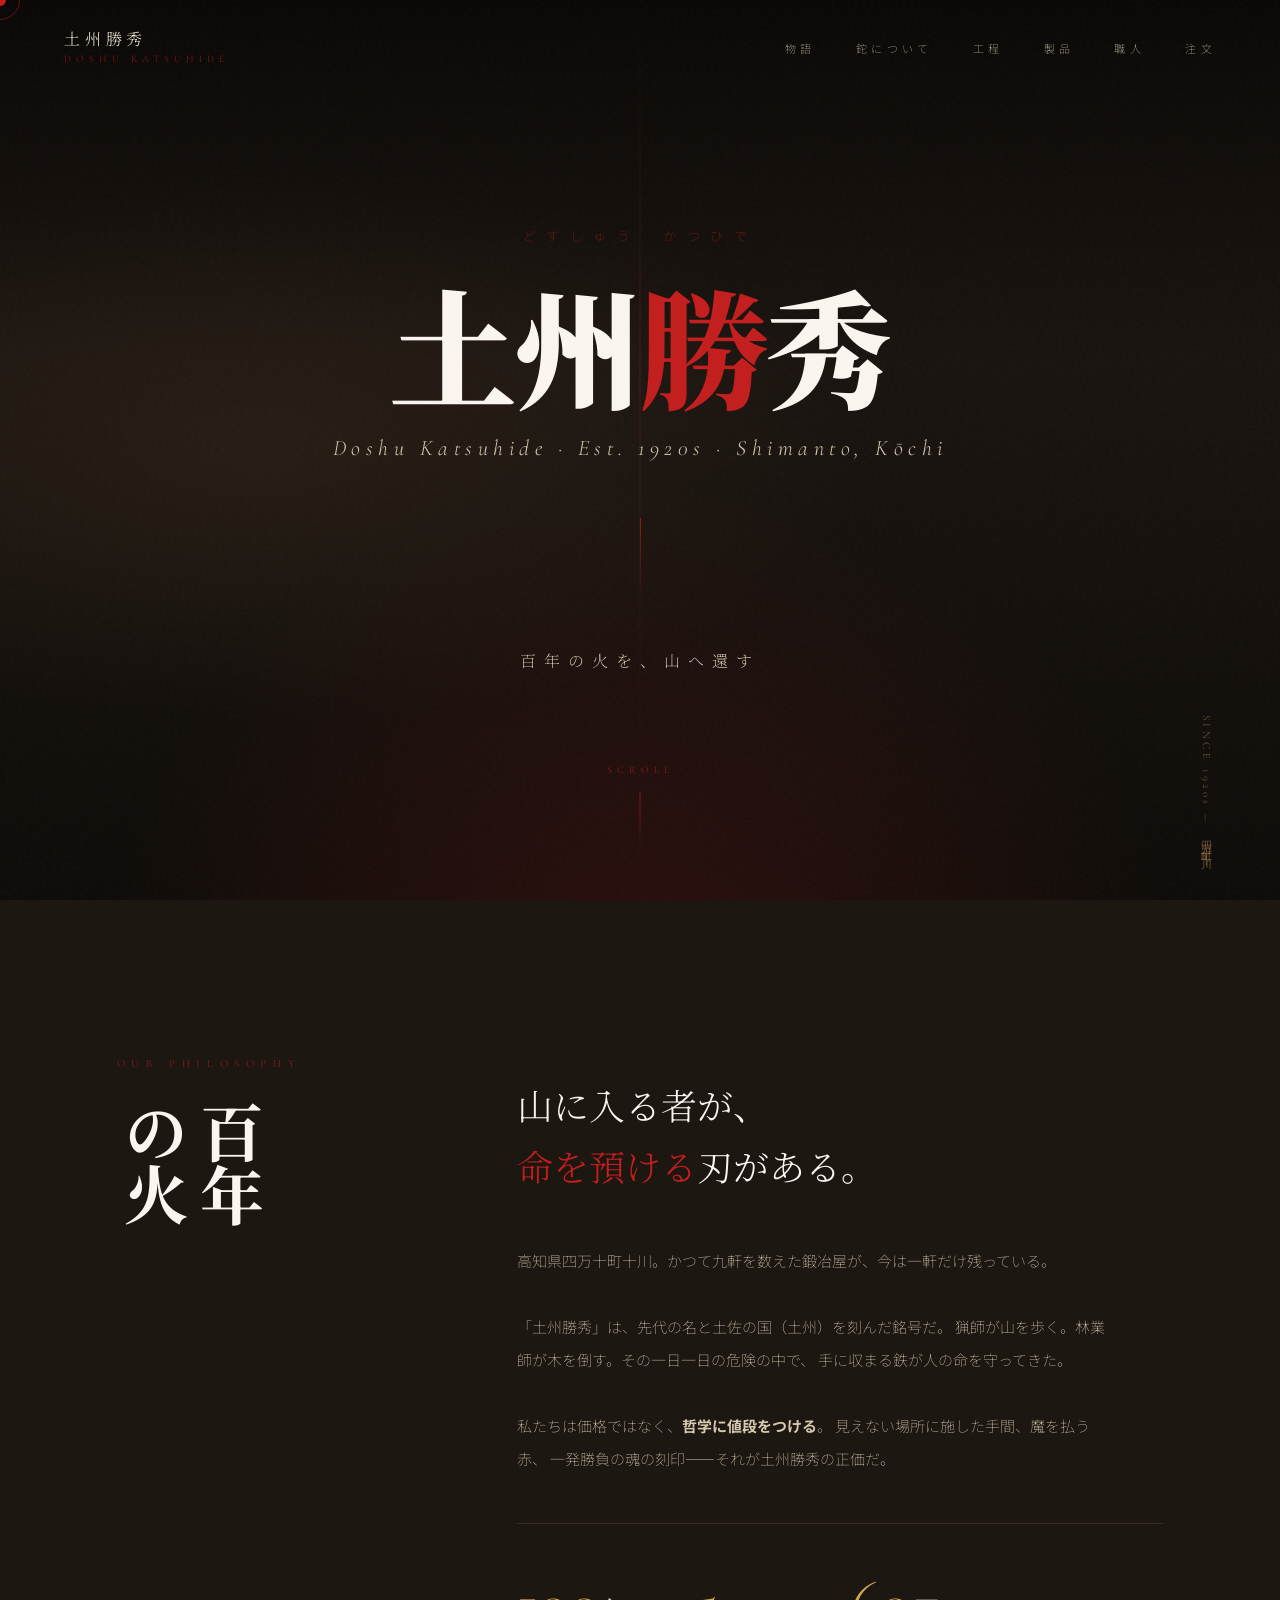
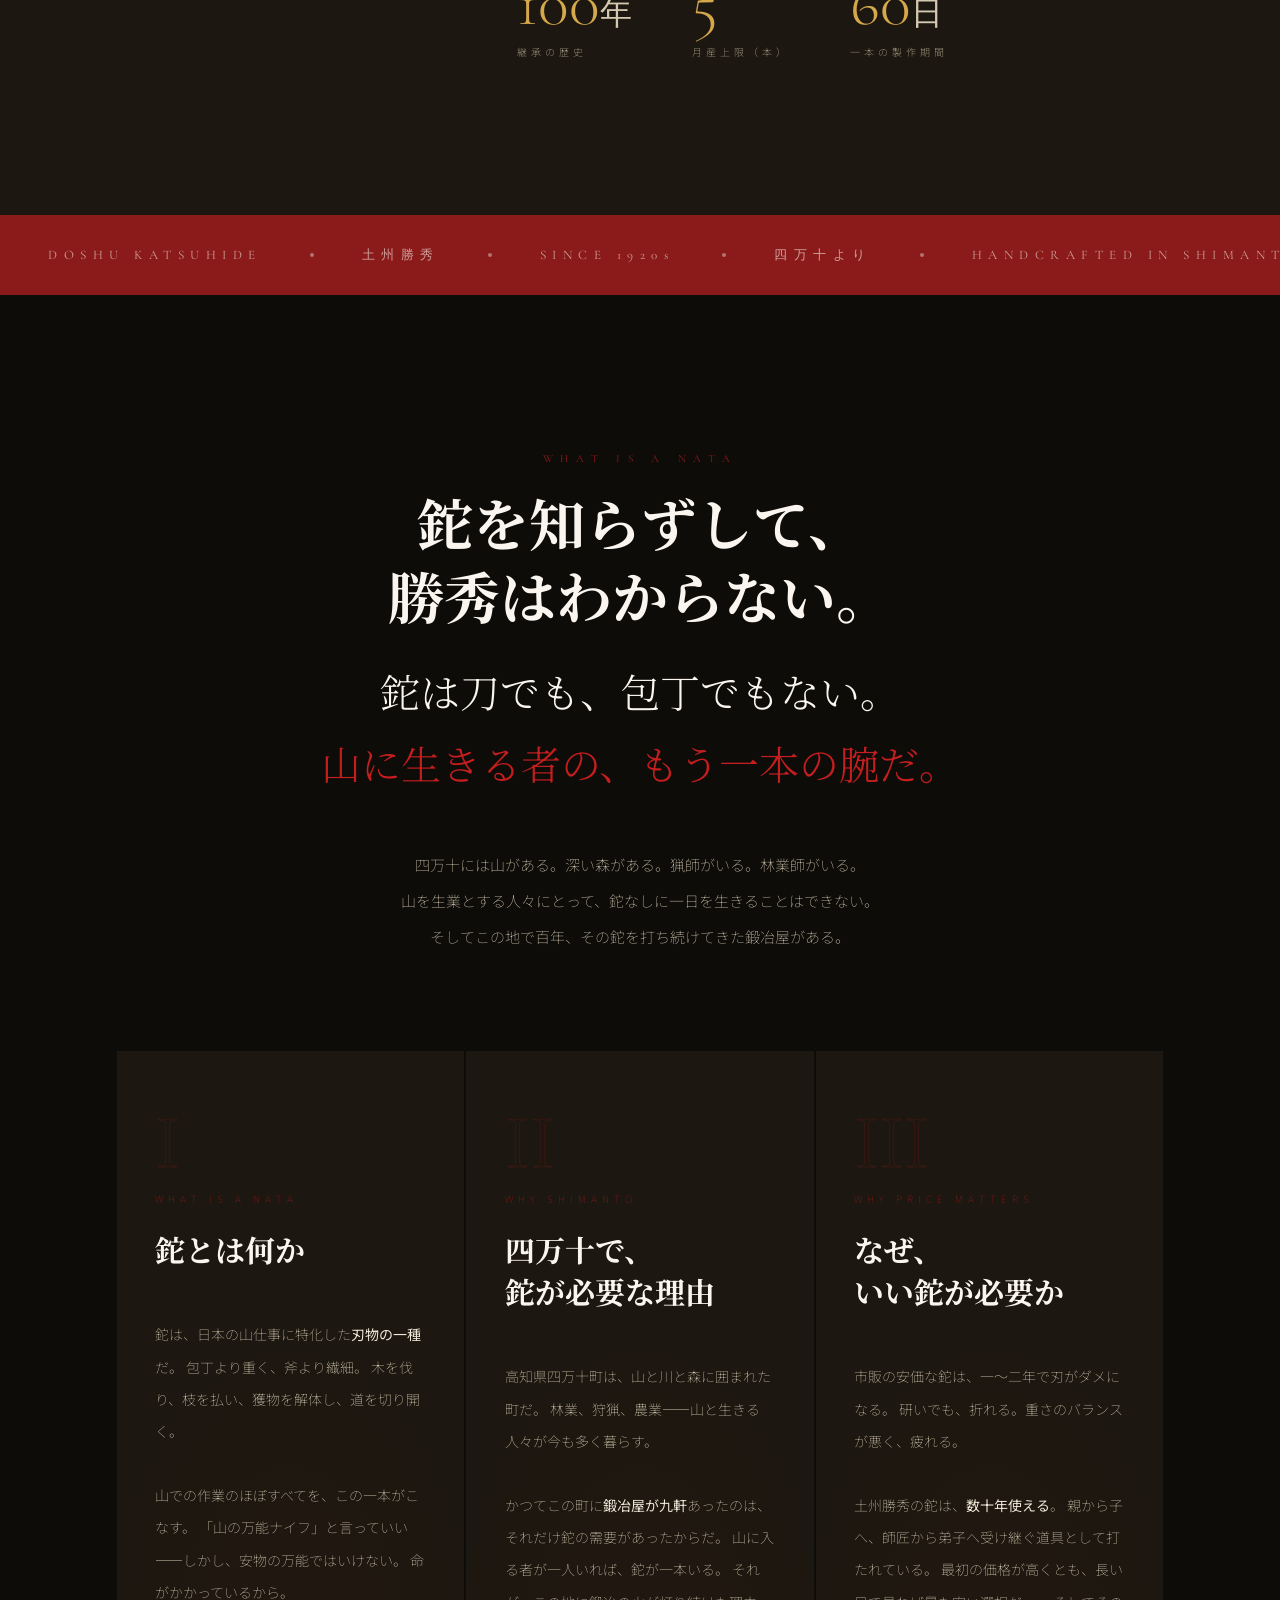
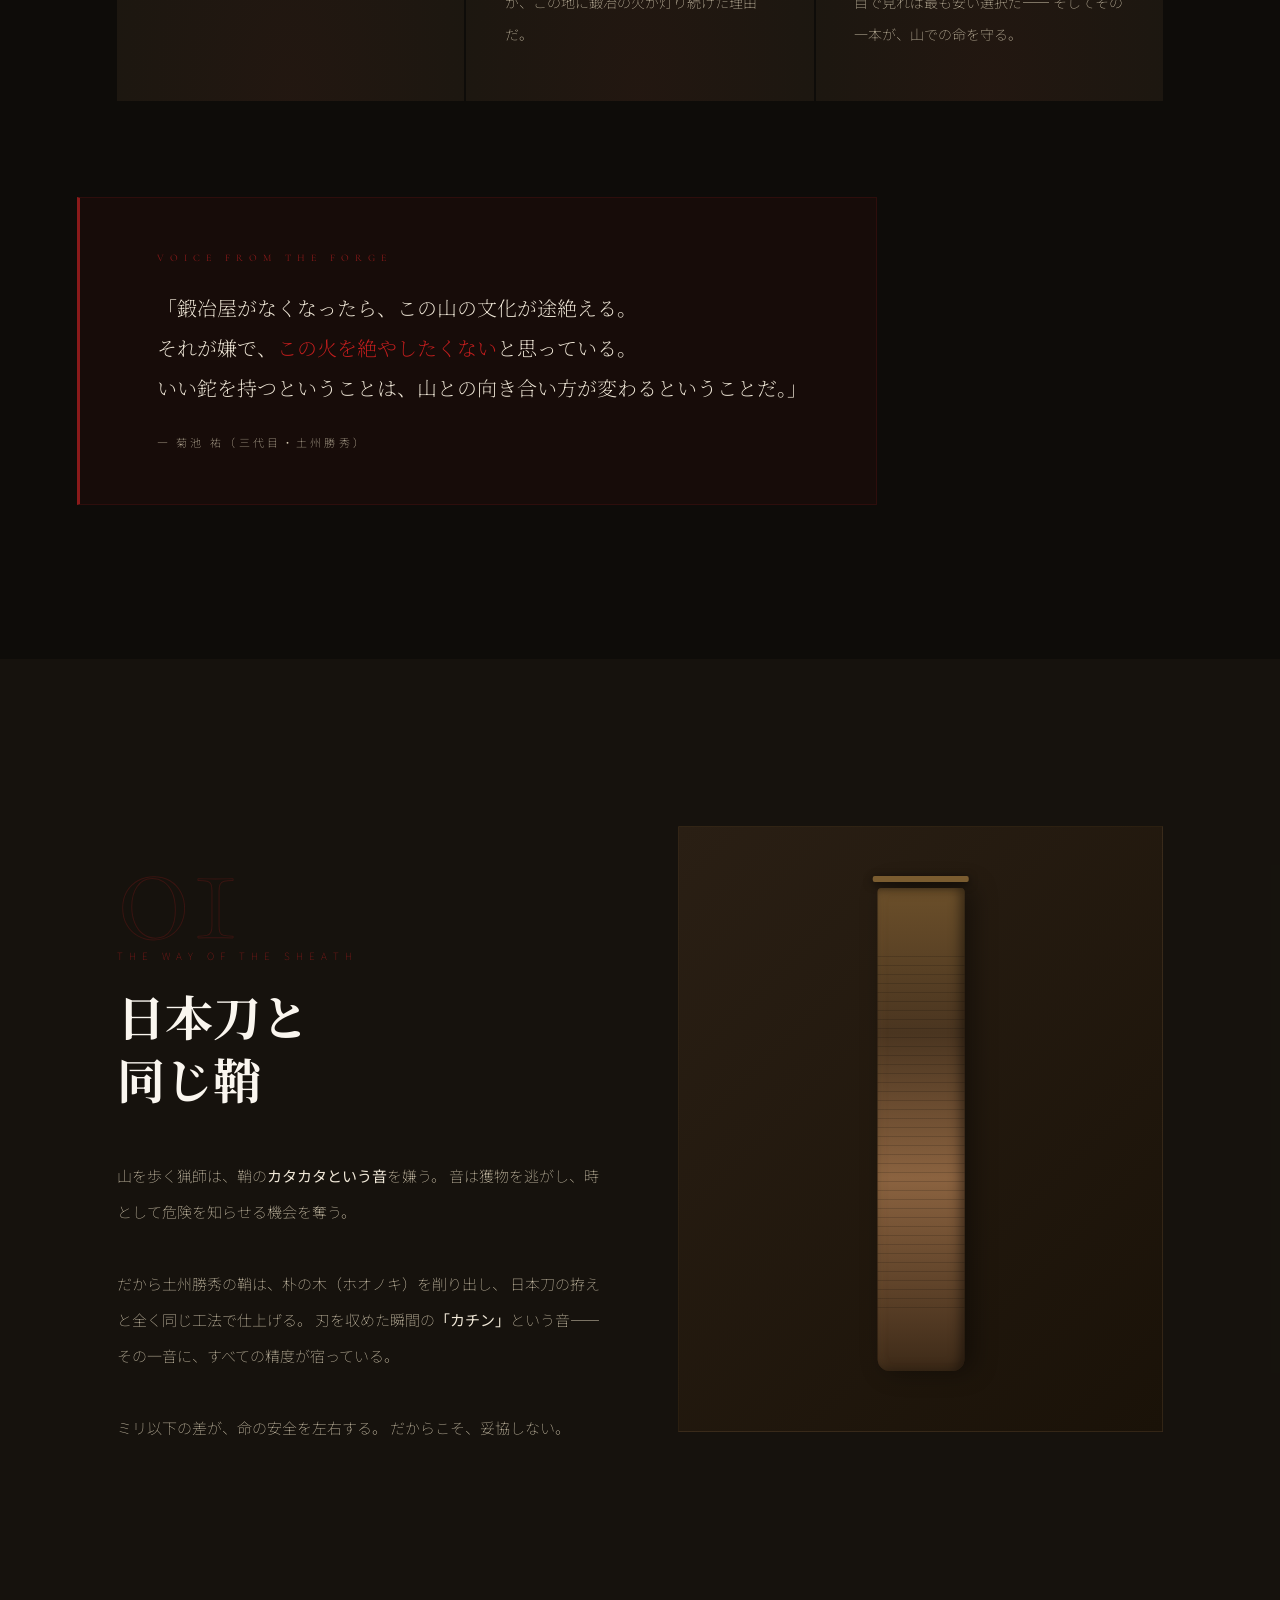
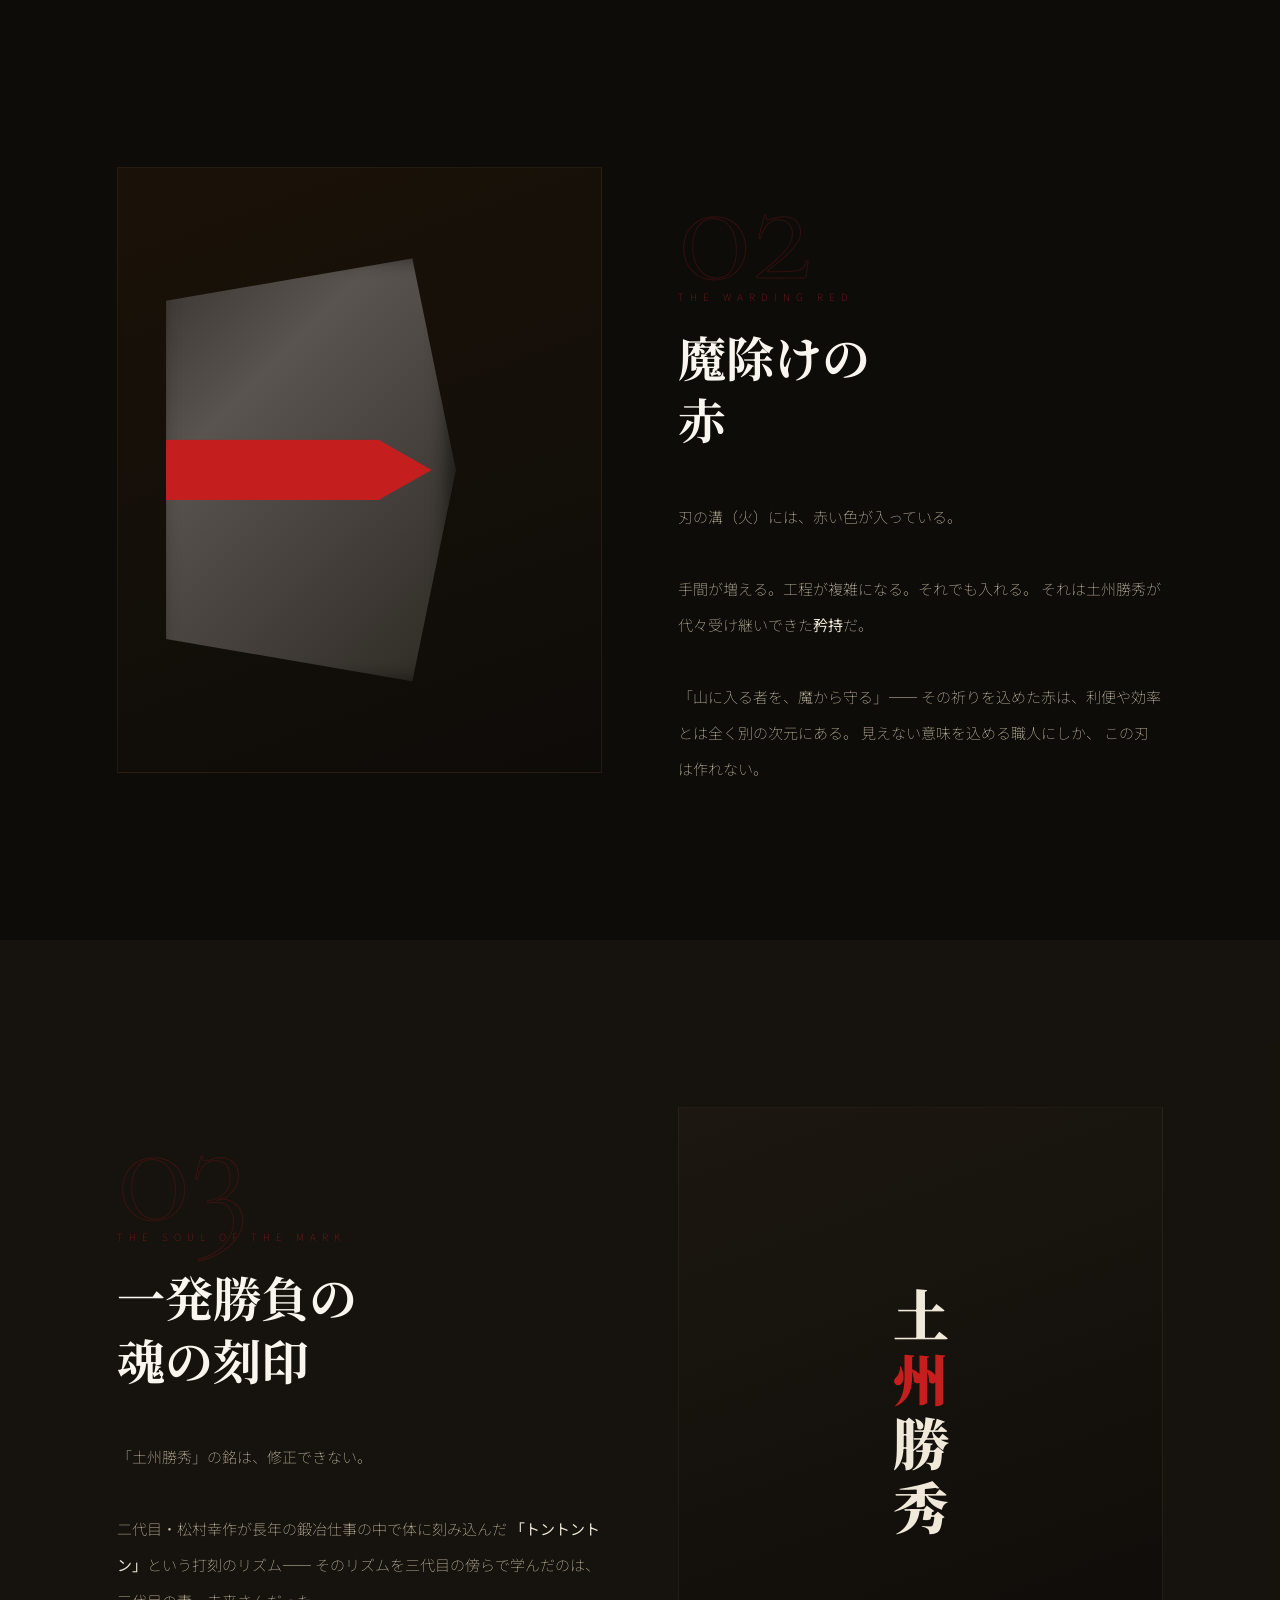
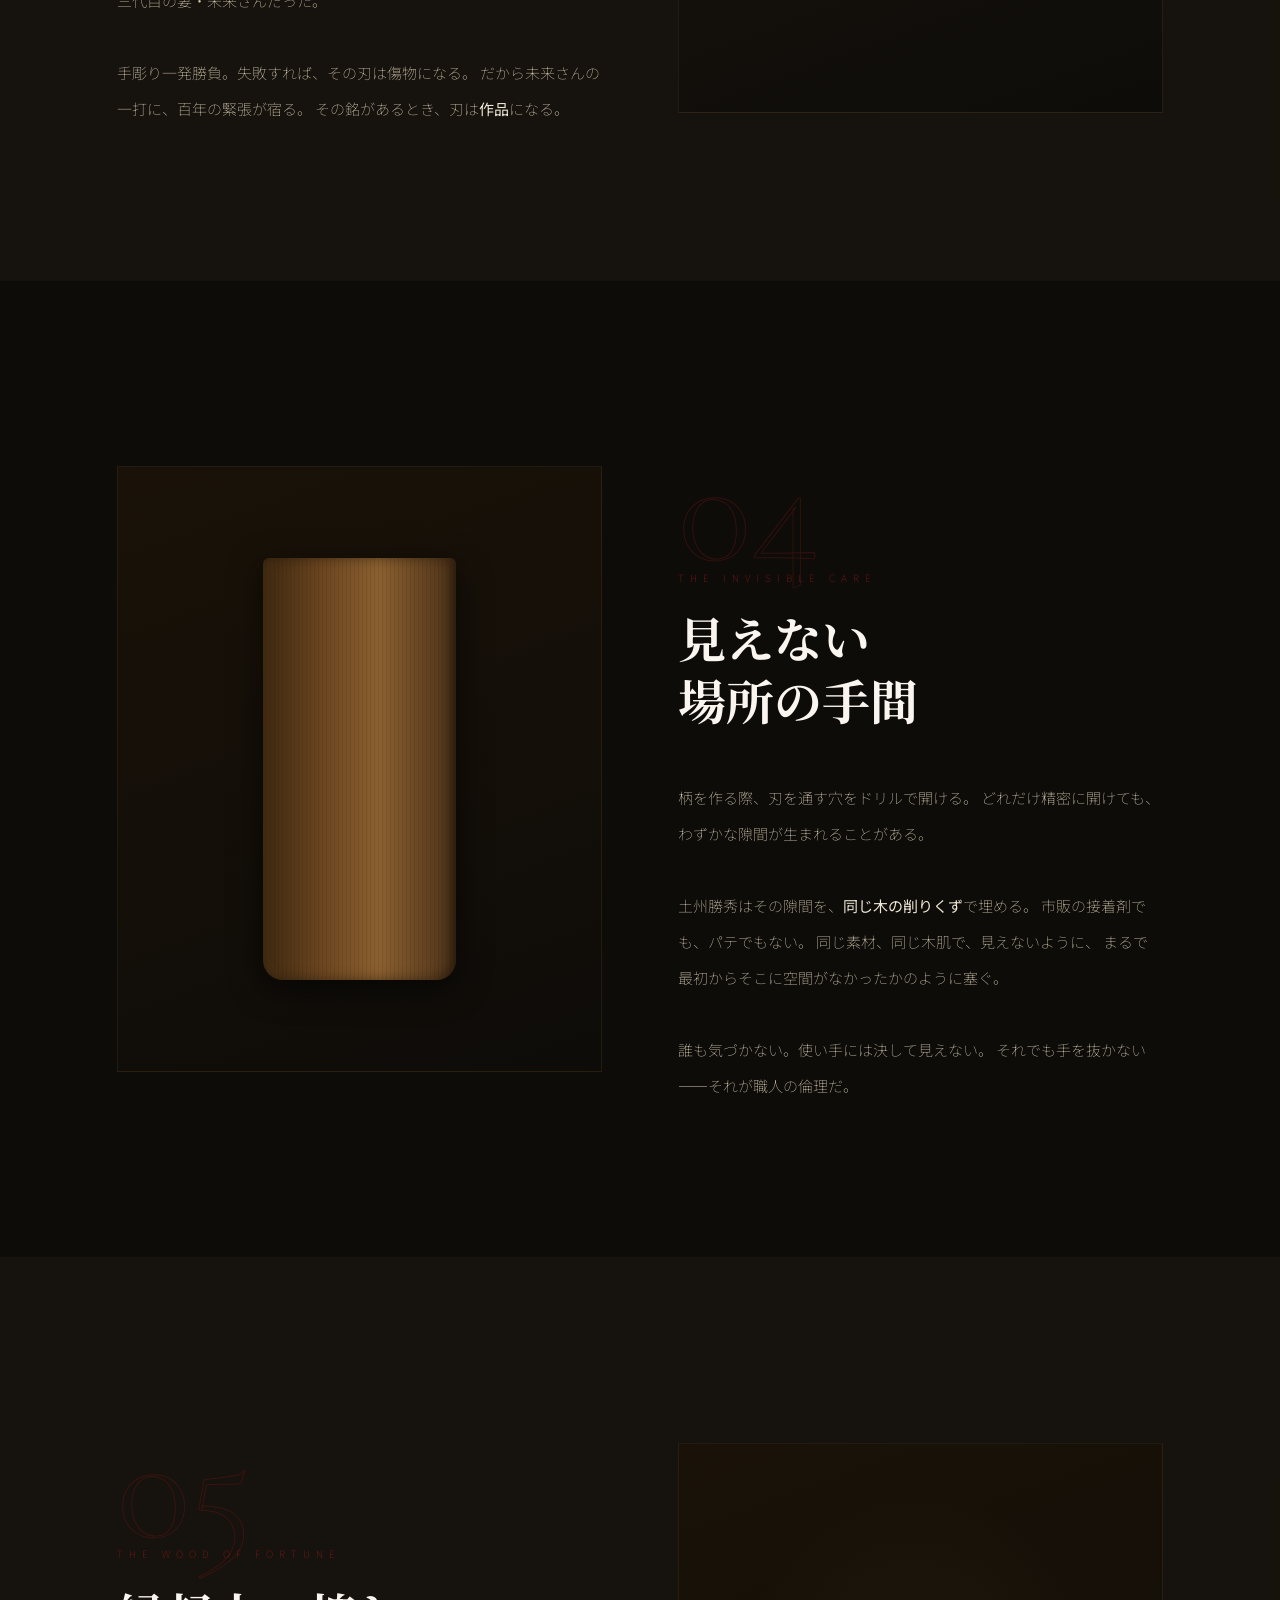
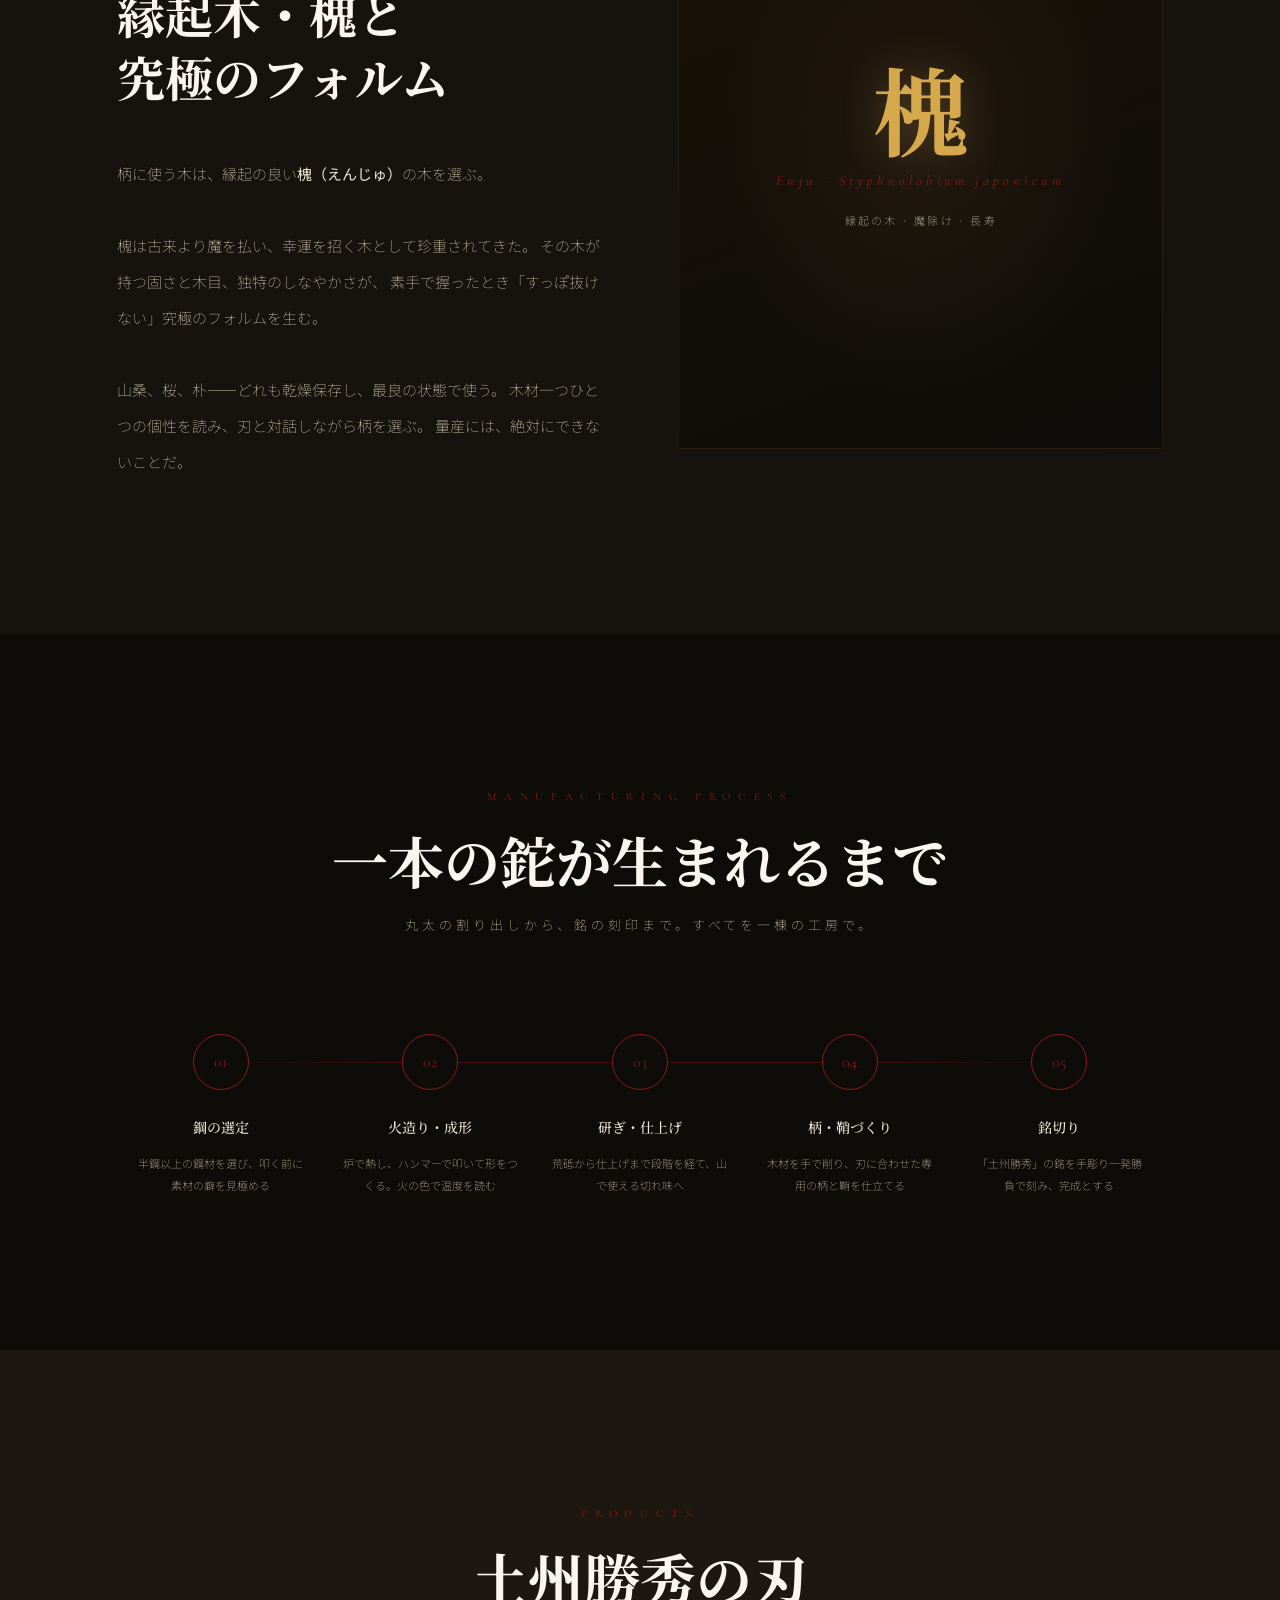
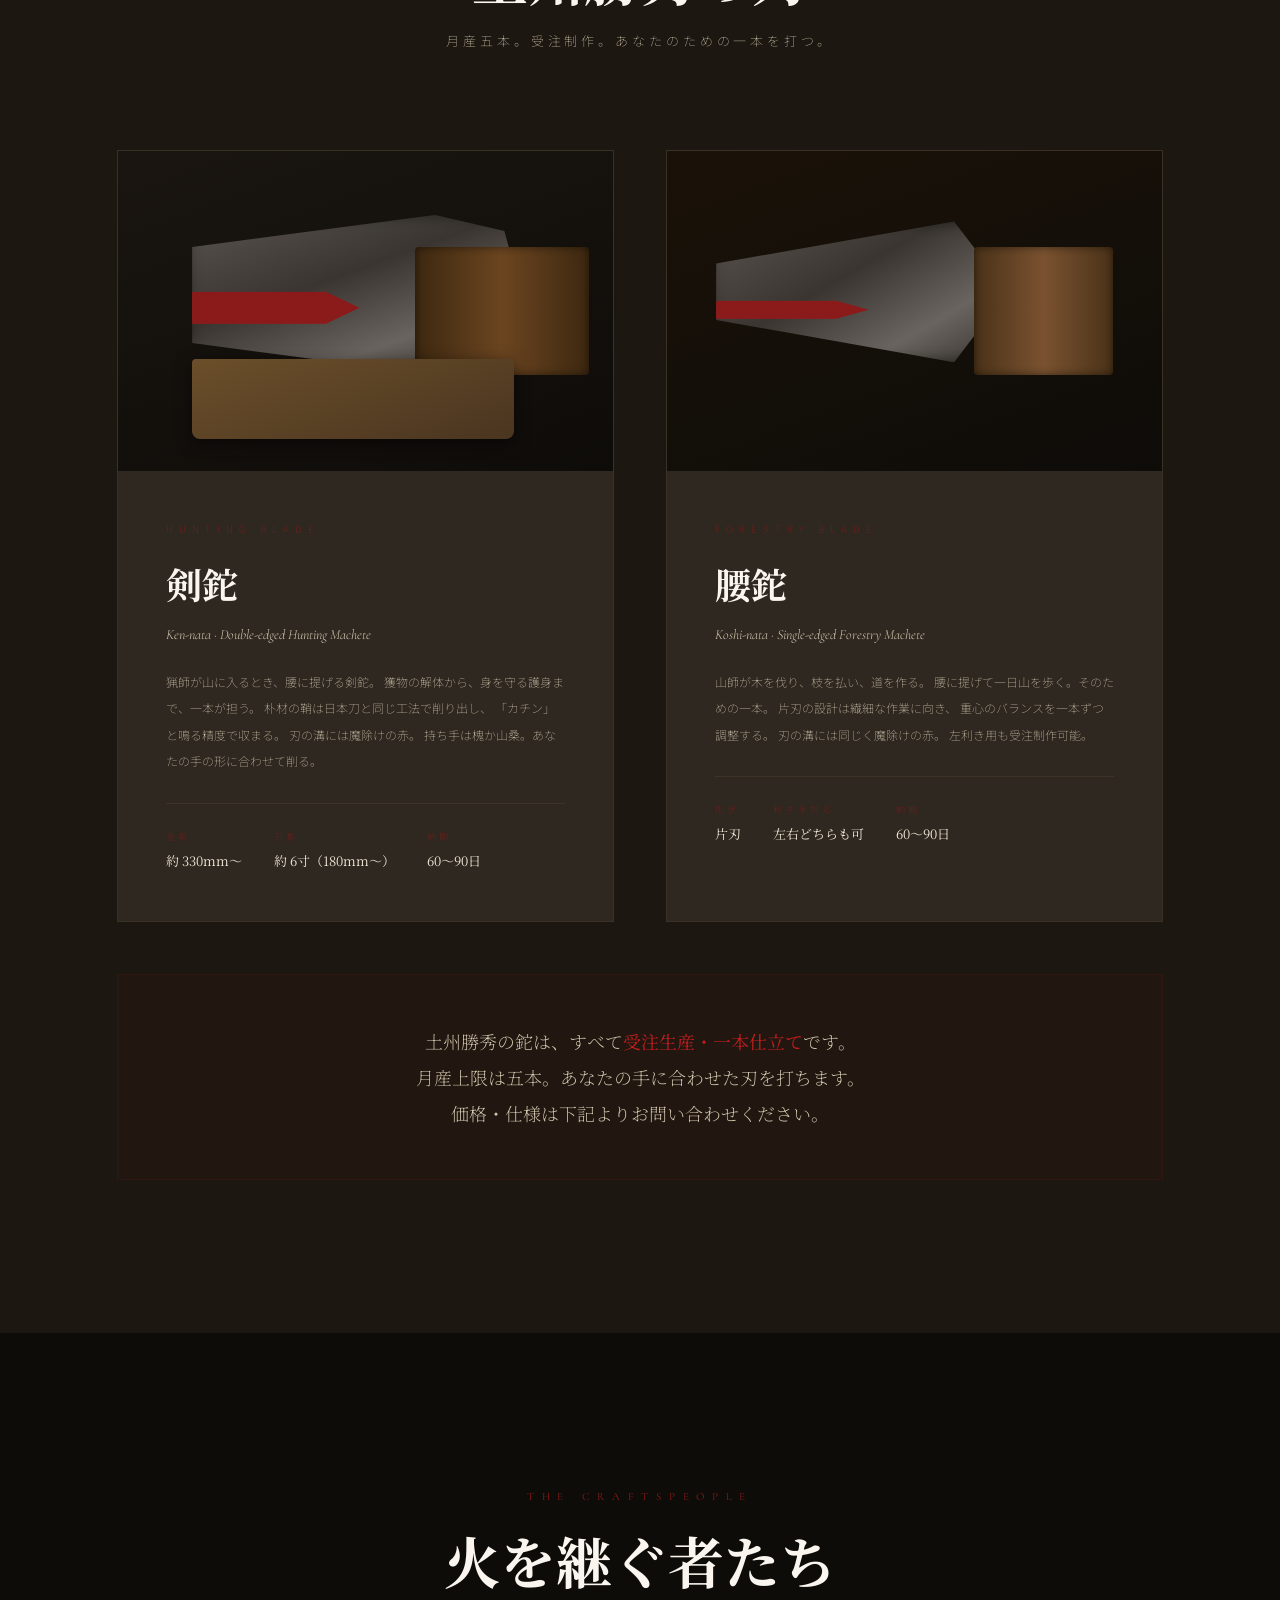
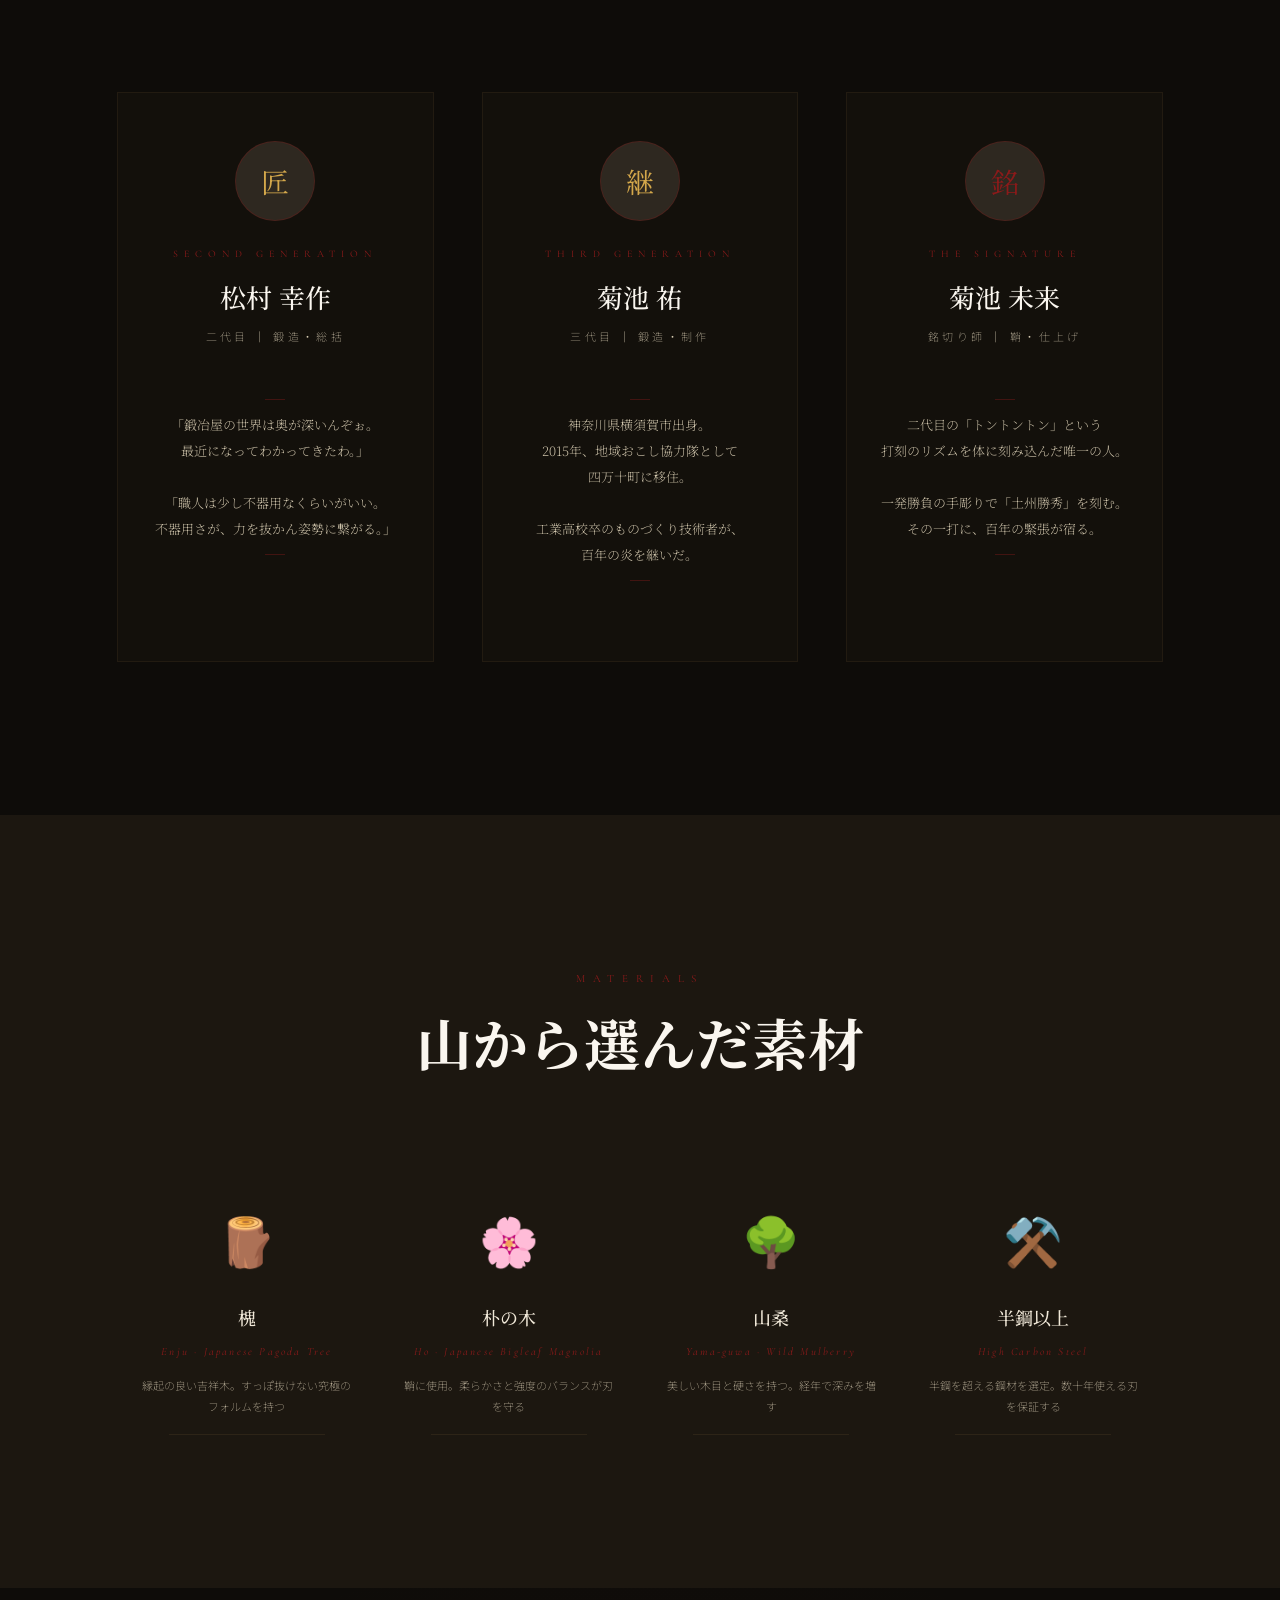
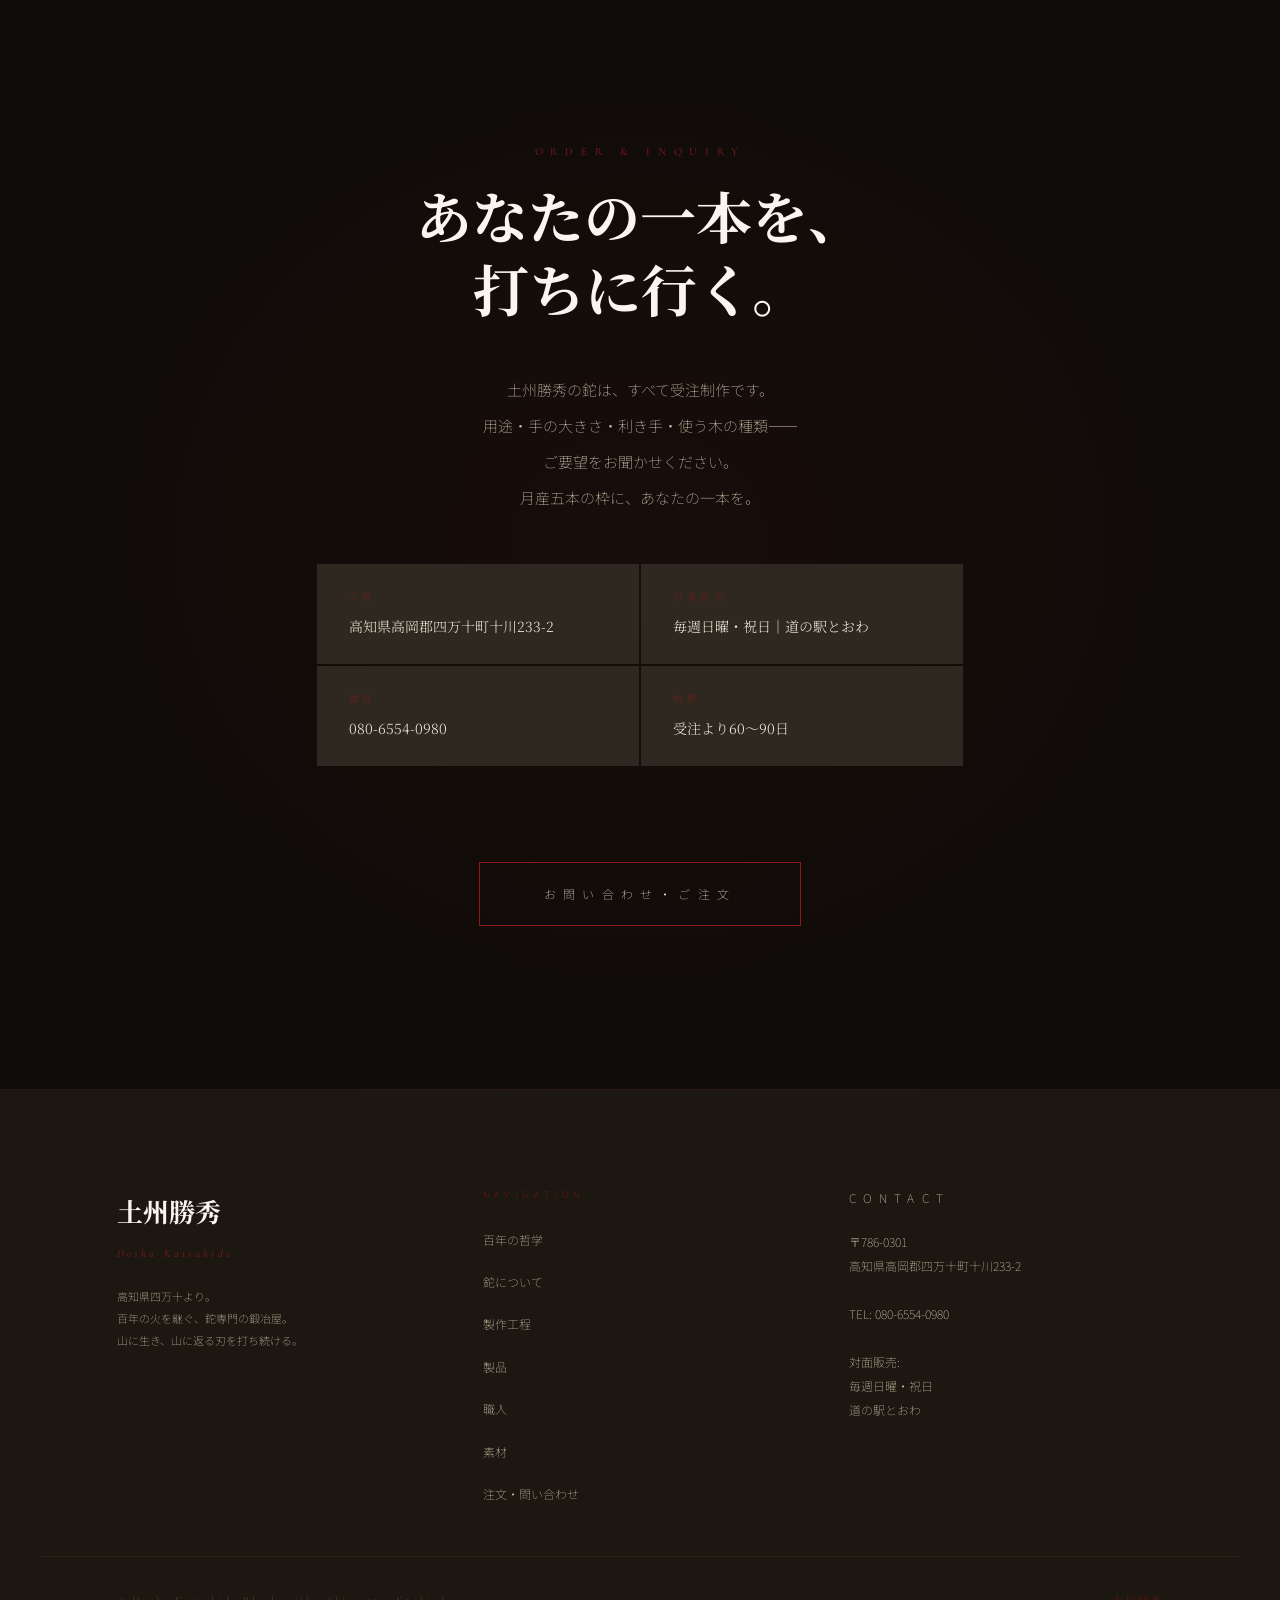
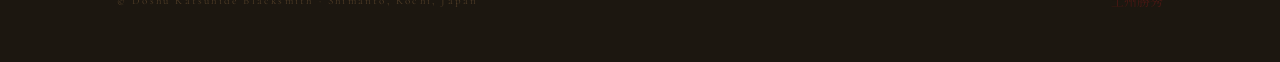
<file: index.html>
<!DOCTYPE html>
<html lang="ja">
<head>
  <meta charset="UTF-8">
  <meta name="viewport" content="width=device-width, initial-scale=1.0">
  <title>土州勝秀 | DOSHU KATSUHIDE — 百年の鉄と火</title>
  <meta name="description" content="高知県四万十。山に生き、山に返る。日本刀の技法を継ぐ、百年の鉈鍛冶。土州勝秀 勝秀鍛冶屋。">

  <!-- Fonts -->
  <link rel="preconnect" href="https://fonts.googleapis.com">
  <link rel="preconnect" href="https://fonts.gstatic.com" crossorigin>
  <link href="https://fonts.googleapis.com/css2?family=Noto+Serif+JP:wght@200;300;400;500;700;900&family=Cormorant+Garamond:ital,wght@0,300;0,400;0,500;0,600;1,300;1,400&family=Noto+Sans+JP:wght@100;300;400&display=swap" rel="stylesheet">

  <style>
    /* ===== RESET & ROOT ===== */
    *, *::before, *::after { margin: 0; padding: 0; box-sizing: border-box; }

    :root {
      --iron:      #0e0c09;
      --iron-mid:  #1c1710;
      --iron-soft: #2e2820;
      --iron-warm: #3d3428;
      --red:       #8b1a1a;
      --red-bright:#c41e1e;
      --red-glow:  rgba(139,26,26,0.15);
      --wood-dark: #4a3520;
      --wood-mid:  #7a5c30;
      --wood-light:#c4935a;
      --wood-pale: #e8c98a;
      --cream:     #f0e8d8;
      --cream-dim: #d4c9b0;
      --white:     #faf6ef;
      --gold:      #b8862a;
      --gold-light:#d4a84b;

      --serif-jp: 'Noto Serif JP', serif;
      --serif-en: 'Cormorant Garamond', serif;
      --sans-jp:  'Noto Sans JP', sans-serif;

      --spacing-xl: clamp(80px, 12vw, 160px);
      --spacing-lg: clamp(48px, 8vw, 96px);
      --spacing-md: clamp(24px, 4vw, 48px);
    }

    html {
      scroll-behavior: smooth;
      font-size: 16px;
    }

    body {
      background-color: var(--iron);
      color: var(--cream);
      font-family: var(--serif-jp);
      line-height: 1.9;
      overflow-x: hidden;
      cursor: none;
    }

    /* ===== CUSTOM CURSOR ===== */
    .cursor {
      position: fixed;
      width: 12px; height: 12px;
      background: var(--red-bright);
      border-radius: 50%;
      pointer-events: none;
      z-index: 9999;
      transform: translate(-50%,-50%);
      transition: transform 0.1s ease, width 0.3s ease, height 0.3s ease, background 0.3s ease;
      mix-blend-mode: normal;
    }
    .cursor-ring {
      position: fixed;
      width: 40px; height: 40px;
      border: 1px solid rgba(196,30,30,0.5);
      border-radius: 50%;
      pointer-events: none;
      z-index: 9998;
      transform: translate(-50%,-50%);
      transition: transform 0.15s ease, width 0.3s ease, height 0.3s ease, opacity 0.3s;
    }
    body:has(a:hover) .cursor,
    body:has(button:hover) .cursor { width: 6px; height: 6px; }
    body:has(a:hover) .cursor-ring,
    body:has(button:hover) .cursor-ring { width: 60px; height: 60px; }

    /* ===== SCROLLBAR ===== */
    ::-webkit-scrollbar { width: 3px; }
    ::-webkit-scrollbar-track { background: var(--iron); }
    ::-webkit-scrollbar-thumb { background: var(--red); }

    /* ===== NOISE TEXTURE ===== */
    body::before {
      content: '';
      position: fixed; inset: 0;
      background-image: url("data:image/svg+xml,%3Csvg viewBox='0 0 256 256' xmlns='http://www.w3.org/2000/svg'%3E%3Cfilter id='noise'%3E%3CfeTurbulence type='fractalNoise' baseFrequency='0.9' numOctaves='4' stitchTiles='stitch'/%3E%3C/filter%3E%3Crect width='100%25' height='100%25' filter='url(%23noise)' opacity='0.04'/%3E%3C/svg%3E");
      pointer-events: none;
      z-index: 1000;
      opacity: 0.6;
    }

    /* ===== NAVIGATION ===== */
    nav {
      position: fixed; top: 0; left: 0; right: 0;
      z-index: 500;
      display: flex; align-items: center; justify-content: space-between;
      padding: 28px clamp(24px, 5vw, 80px);
      transition: all 0.6s ease;
    }
    nav.scrolled {
      background: rgba(14,12,9,0.92);
      backdrop-filter: blur(12px);
      border-bottom: 1px solid rgba(139,26,26,0.2);
      padding-top: 18px; padding-bottom: 18px;
    }
    .nav-logo {
      font-family: var(--serif-jp);
      font-size: clamp(13px, 1.5vw, 16px);
      font-weight: 300;
      letter-spacing: 0.3em;
      color: var(--cream);
      text-decoration: none;
      line-height: 1.4;
    }
    .nav-logo span {
      display: block;
      font-family: var(--serif-en);
      font-size: 10px;
      letter-spacing: 0.5em;
      color: var(--red);
      margin-top: 2px;
    }
    .nav-links {
      display: flex; gap: 40px; list-style: none;
    }
    .nav-links a {
      font-family: var(--sans-jp);
      font-size: 11px;
      font-weight: 100;
      letter-spacing: 0.4em;
      color: var(--cream-dim);
      text-decoration: none;
      transition: color 0.3s;
      position: relative;
    }
    .nav-links a::after {
      content: '';
      position: absolute; bottom: -4px; left: 0; right: 0;
      height: 1px; background: var(--red);
      transform: scaleX(0); transform-origin: left;
      transition: transform 0.4s ease;
    }
    .nav-links a:hover { color: var(--white); }
    .nav-links a:hover::after { transform: scaleX(1); }

    /* ===== HERO ===== */
    #hero {
      position: relative;
      height: 100svh; min-height: 700px;
      display: flex; flex-direction: column;
      align-items: center; justify-content: center;
      overflow: hidden;
    }

    .hero-bg {
      position: absolute; inset: 0;
      background:
        radial-gradient(ellipse 60% 80% at 50% 110%, rgba(139,26,26,0.25) 0%, transparent 70%),
        radial-gradient(ellipse 80% 50% at 20% 50%, rgba(74,53,32,0.3) 0%, transparent 60%),
        linear-gradient(180deg, #0a0806 0%, #1a1410 40%, #0e0c09 100%);
    }

    /* Animated forge sparks */
    .sparks {
      position: absolute; inset: 0;
      overflow: hidden;
      pointer-events: none;
    }
    .spark {
      position: absolute;
      bottom: 30%;
      width: 2px; height: 2px;
      background: var(--red-bright);
      border-radius: 50%;
      box-shadow: 0 0 6px 2px var(--red-bright);
      animation: spark-fly var(--dur, 2s) var(--delay, 0s) infinite;
      opacity: 0;
    }
    @keyframes spark-fly {
      0%   { transform: translate(0,0) scale(1); opacity: 1; }
      60%  { opacity: 0.8; }
      100% { transform: translate(var(--tx, 60px), var(--ty, -200px)) scale(0); opacity: 0; }
    }

    .hero-line {
      position: absolute;
      left: 50%; top: 0; bottom: 0;
      width: 1px;
      background: linear-gradient(180deg, transparent 0%, var(--red) 40%, rgba(139,26,26,0.3) 70%, transparent 100%);
      transform: translateX(-50%);
      opacity: 0.4;
    }

    .hero-content {
      position: relative; z-index: 2;
      text-align: center;
    }

    .hero-kana {
      font-family: var(--sans-jp);
      font-size: clamp(10px, 1.2vw, 13px);
      font-weight: 100;
      letter-spacing: 0.8em;
      color: var(--red);
      margin-bottom: 32px;
      opacity: 0;
      transform: translateY(20px);
      animation: fade-up 1.2s 0.3s forwards ease-out;
    }

    .hero-title {
      font-family: var(--serif-jp);
      font-size: clamp(52px, 10vw, 140px);
      font-weight: 900;
      line-height: 1.0;
      letter-spacing: -0.02em;
      color: var(--white);
      margin-bottom: 8px;
      opacity: 0;
      transform: translateY(30px);
      animation: fade-up 1.4s 0.5s forwards ease-out;
    }
    .hero-title .red-char { color: var(--red-bright); }

    .hero-subtitle-en {
      font-family: var(--serif-en);
      font-size: clamp(14px, 2vw, 22px);
      font-weight: 300;
      font-style: italic;
      letter-spacing: 0.25em;
      color: var(--cream-dim);
      margin-top: 20px;
      opacity: 0;
      transform: translateY(20px);
      animation: fade-up 1.2s 0.8s forwards ease-out;
    }

    .hero-divider {
      width: 1px; height: 80px;
      background: linear-gradient(180deg, var(--red) 0%, transparent 100%);
      margin: 48px auto;
      opacity: 0;
      animation: fade-up 1s 1.2s forwards ease-out;
    }

    .hero-tagline {
      font-family: var(--serif-jp);
      font-size: clamp(13px, 1.5vw, 16px);
      font-weight: 200;
      letter-spacing: 0.5em;
      color: var(--cream-dim);
      opacity: 0;
      animation: fade-up 1s 1.4s forwards ease-out;
    }

    .hero-scroll {
      position: absolute;
      bottom: 48px; left: 50%;
      transform: translateX(-50%);
      display: flex; flex-direction: column; align-items: center;
      gap: 12px;
      opacity: 0;
      animation: fade-in 1s 2s forwards;
    }
    .hero-scroll span {
      font-family: var(--serif-en);
      font-size: 10px;
      letter-spacing: 0.5em;
      color: var(--red);
    }
    .scroll-line {
      width: 1px; height: 60px;
      background: linear-gradient(180deg, var(--red) 0%, transparent 100%);
      animation: scroll-pulse 2s ease-in-out infinite;
    }
    @keyframes scroll-pulse {
      0%, 100% { transform: scaleY(1); opacity: 1; }
      50%       { transform: scaleY(0.5); opacity: 0.4; }
    }

    .hero-year {
      position: absolute;
      right: clamp(24px, 5vw, 80px);
      bottom: 48px;
      font-family: var(--serif-en);
      font-size: 11px;
      letter-spacing: 0.3em;
      color: rgba(196,147,90,0.5);
      writing-mode: vertical-rl;
    }

    @keyframes fade-up {
      to { opacity: 1; transform: translateY(0); }
    }
    @keyframes fade-in {
      to { opacity: 1; }
    }

    /* ===== SECTIONS SHARED ===== */
    section { position: relative; }

    .section-inner {
      max-width: 1200px;
      margin: 0 auto;
      padding: 0 clamp(24px, 6vw, 80px);
    }

    /* ===== MANIFESTO ===== */
    #manifesto {
      padding: var(--spacing-xl) 0;
      background: var(--iron-mid);
    }

    .manifesto-grid {
      display: grid;
      grid-template-columns: 1fr 2fr;
      gap: clamp(40px, 6vw, 100px);
      align-items: start;
    }

    .manifesto-label {
      font-family: var(--serif-en);
      font-size: 11px;
      letter-spacing: 0.6em;
      color: var(--red);
      margin-bottom: 24px;
    }

    .manifesto-jp-title {
      font-family: var(--serif-jp);
      font-size: clamp(28px, 5vw, 64px);
      font-weight: 700;
      line-height: 1.2;
      color: var(--white);
      writing-mode: vertical-rl;
      height: clamp(200px, 30vw, 380px);
    }

    .manifesto-text {
      padding-top: 20px;
    }

    .manifesto-lead {
      font-family: var(--serif-jp);
      font-size: clamp(20px, 3vw, 36px);
      font-weight: 300;
      line-height: 1.7;
      color: var(--white);
      margin-bottom: var(--spacing-md);
    }
    .manifesto-lead em {
      color: var(--red-bright);
      font-style: normal;
    }

    .manifesto-body {
      font-family: var(--sans-jp);
      font-size: clamp(13px, 1.4vw, 15px);
      font-weight: 100;
      line-height: 2.2;
      color: var(--cream-dim);
      max-width: 600px;
    }

    .manifesto-stat-row {
      display: flex; gap: 60px;
      margin-top: var(--spacing-md);
      padding-top: var(--spacing-md);
      border-top: 1px solid rgba(196,147,90,0.15);
    }
    .stat { display: flex; flex-direction: column; gap: 6px; }
    .stat-num {
      font-family: var(--serif-en);
      font-size: clamp(36px, 5vw, 64px);
      font-weight: 300;
      color: var(--gold-light);
      line-height: 1;
    }
    .stat-label {
      font-family: var(--sans-jp);
      font-size: 10px;
      font-weight: 100;
      letter-spacing: 0.4em;
      color: var(--cream-dim);
    }

    /* ===== RED BAND ===== */
    .red-band {
      background: var(--red);
      padding: 28px 0;
      overflow: hidden;
    }
    .red-band-inner {
      display: flex; align-items: center;
      animation: marquee 20s linear infinite;
      white-space: nowrap;
    }
    .red-band-text {
      font-family: var(--serif-en);
      font-size: 13px;
      letter-spacing: 0.5em;
      color: rgba(250,246,239,0.6);
      padding: 0 48px;
    }
    .red-band-dot {
      width: 4px; height: 4px;
      background: rgba(250,246,239,0.4);
      border-radius: 50%;
      flex-shrink: 0;
    }
    @keyframes marquee {
      0%   { transform: translateX(0); }
      100% { transform: translateX(-50%); }
    }

    /* ===== NATA ABOUT ===== */
    #nata-about {
      padding: var(--spacing-xl) 0;
      background: var(--iron);
    }

    .nata-intro {
      max-width: 800px;
      margin: 0 auto var(--spacing-lg);
      text-align: center;
      padding: 0 clamp(24px, 6vw, 80px);
    }

    .nata-intro-lead {
      font-family: var(--serif-jp);
      font-size: clamp(22px, 3.5vw, 40px);
      font-weight: 300;
      line-height: 1.8;
      color: var(--white);
      margin-bottom: var(--spacing-md);
    }
    .nata-intro-lead em {
      color: var(--red-bright);
      font-style: normal;
    }

    .nata-intro-body {
      font-family: var(--sans-jp);
      font-size: clamp(13px, 1.4vw, 15px);
      font-weight: 100;
      line-height: 2.4;
      color: var(--cream-dim);
    }

    .nata-pillars {
      display: grid;
      grid-template-columns: repeat(3, 1fr);
      gap: 2px;
      max-width: 1200px;
      margin: 0 auto;
      padding: 0 clamp(24px, 6vw, 80px);
    }

    .nata-pillar {
      padding: clamp(32px, 4vw, 56px) clamp(24px, 3vw, 40px);
      background: var(--iron-mid);
      border-top: 2px solid transparent;
      transition: border-color 0.4s ease, background 0.4s ease;
      position: relative;
      overflow: hidden;
    }
    .nata-pillar::before {
      content: '';
      position: absolute;
      inset: 0;
      background: radial-gradient(ellipse 80% 80% at 50% 100%, rgba(139,26,26,0.06) 0%, transparent 70%);
    }
    .nata-pillar:hover {
      border-color: var(--red);
      background: var(--iron-soft);
    }

    .nata-pillar-num {
      font-family: var(--serif-en);
      font-size: clamp(48px, 6vw, 80px);
      font-weight: 300;
      color: transparent;
      -webkit-text-stroke: 1px rgba(139,26,26,0.25);
      line-height: 1;
      margin-bottom: 8px;
      display: block;
    }

    .nata-pillar-label {
      font-family: var(--sans-jp);
      font-size: 10px;
      font-weight: 100;
      letter-spacing: 0.5em;
      color: var(--red);
      margin-bottom: 20px;
      display: block;
    }

    .nata-pillar-title {
      font-family: var(--serif-jp);
      font-size: clamp(20px, 2.5vw, 30px);
      font-weight: 700;
      color: var(--white);
      line-height: 1.4;
      margin-bottom: var(--spacing-md);
    }

    .nata-pillar-body {
      font-family: var(--sans-jp);
      font-size: clamp(12px, 1.3vw, 14px);
      font-weight: 100;
      line-height: 2.3;
      color: var(--cream-dim);
      position: relative;
      z-index: 1;
    }
    .nata-pillar-body strong {
      color: var(--cream);
      font-weight: 400;
    }

    .nata-voice {
      max-width: 800px;
      margin: var(--spacing-lg) auto 0;
      padding: clamp(32px, 4vw, 56px) clamp(24px, 6vw, 80px);
      background: rgba(139,26,26,0.07);
      border: 1px solid rgba(139,26,26,0.2);
      border-left: 3px solid var(--red);
      text-align: left;
      position: relative;
    }

    .nata-voice-label {
      font-family: var(--serif-en);
      font-size: 10px;
      letter-spacing: 0.6em;
      color: var(--red);
      display: block;
      margin-bottom: 20px;
    }

    .nata-voice-text {
      font-family: var(--serif-jp);
      font-size: clamp(15px, 1.8vw, 20px);
      font-weight: 200;
      line-height: 2;
      color: var(--cream);
      font-style: normal;
    }
    .nata-voice-text em {
      color: var(--red-bright);
      font-style: normal;
    }

    .nata-voice-author {
      display: block;
      margin-top: 24px;
      font-family: var(--sans-jp);
      font-size: 11px;
      font-weight: 100;
      letter-spacing: 0.3em;
      color: var(--cream-dim);
    }

    @media (max-width: 900px) {
      .nata-pillars { grid-template-columns: 1fr; }
    }

    /* ===== STORY SECTIONS ===== */
    .story-section {
      padding: var(--spacing-xl) 0;
    }
    .story-section:nth-child(even) {
      background: rgba(28,23,16,0.6);
    }

    .story-grid {
      display: grid;
      grid-template-columns: 1fr 1fr;
      gap: clamp(40px, 6vw, 100px);
      align-items: center;
    }
    .story-grid.reverse { direction: rtl; }
    .story-grid.reverse > * { direction: ltr; }

    .story-number {
      font-family: var(--serif-en);
      font-size: clamp(80px, 12vw, 160px);
      font-weight: 300;
      line-height: 1;
      color: transparent;
      -webkit-text-stroke: 1px rgba(139,26,26,0.3);
      margin-bottom: -20px;
      display: block;
    }

    .story-label {
      font-family: var(--sans-jp);
      font-size: 10px;
      font-weight: 100;
      letter-spacing: 0.6em;
      color: var(--red);
      margin-bottom: 20px;
    }

    .story-title {
      font-family: var(--serif-jp);
      font-size: clamp(24px, 4vw, 48px);
      font-weight: 700;
      line-height: 1.3;
      color: var(--white);
      margin-bottom: var(--spacing-md);
    }

    .story-body {
      font-family: var(--sans-jp);
      font-size: clamp(13px, 1.4vw, 15px);
      font-weight: 100;
      line-height: 2.4;
      color: var(--cream-dim);
    }
    .story-body strong {
      color: var(--cream);
      font-weight: 400;
    }

    .story-visual {
      position: relative;
    }

    /* Illustrated visuals using pure CSS */
    .visual-frame {
      aspect-ratio: 4/5;
      background: var(--iron-soft);
      position: relative;
      overflow: hidden;
      border: 1px solid rgba(196,147,90,0.1);
    }
    .visual-frame::before {
      content: '';
      position: absolute; inset: 0;
    }

    /* Sheath visual */
    .visual-sheath {
      background:
        linear-gradient(135deg, #2a1f14 0%, #1a1208 100%);
    }
    .visual-sheath::after {
      content: '';
      position: absolute;
      left: 50%; top: 10%; bottom: 10%;
      width: 18%;
      transform: translateX(-50%);
      background: linear-gradient(180deg, #6b4f2a 0%, #4a3520 30%, #8b6340 60%, #3d2a18 100%);
      border-radius: 4px 4px 12px 12px;
      box-shadow:
        inset -4px 0 12px rgba(0,0,0,0.5),
        inset 4px 0 8px rgba(196,147,90,0.1),
        8px 0 24px rgba(0,0,0,0.4);
    }
    .sheath-detail {
      position: absolute;
      left: 50%; top: 8%;
      width: 20%;
      height: 6px;
      transform: translateX(-50%);
      background: var(--wood-mid);
      border-radius: 2px;
      z-index: 2;
      box-shadow: 0 2px 8px rgba(0,0,0,0.6);
    }
    .sheath-lines {
      position: absolute;
      left: 50%; top: 20%; bottom: 20%;
      width: 18%;
      transform: translateX(-50%);
      z-index: 3;
      background: repeating-linear-gradient(
        180deg,
        transparent 0px,
        transparent 8px,
        rgba(0,0,0,0.15) 8px,
        rgba(0,0,0,0.15) 9px
      );
    }

    /* Red groove visual */
    .visual-red-groove {
      background:
        linear-gradient(160deg, #1a1208 0%, #0e0c09 100%);
      display: flex; align-items: center; justify-content: center;
    }
    .blade-shape {
      position: absolute;
      left: 10%; right: 30%; top: 15%; bottom: 15%;
      background: linear-gradient(135deg, #3a3530 0%, #5a5450 30%, #2e2a24 100%);
      clip-path: polygon(0 10%, 85% 0, 100% 50%, 85% 100%, 0 90%);
      box-shadow: inset -8px 0 20px rgba(0,0,0,0.6);
    }
    .blade-groove {
      position: absolute;
      left: 10%; right: 35%; top: 45%; bottom: 45%;
      background: var(--red-bright);
      clip-path: polygon(0 0, 80% 0, 100% 50%, 80% 100%, 0 100%);
      box-shadow: 0 0 20px 4px rgba(196,30,30,0.6), 0 0 60px 10px rgba(196,30,30,0.2);
      animation: red-pulse 3s ease-in-out infinite;
    }
    @keyframes red-pulse {
      0%, 100% { box-shadow: 0 0 20px 4px rgba(196,30,30,0.6), 0 0 60px 10px rgba(196,30,30,0.2); }
      50%       { box-shadow: 0 0 30px 8px rgba(196,30,30,0.9), 0 0 80px 20px rgba(196,30,30,0.3); }
    }

    /* Stamp visual */
    .visual-stamp {
      background: linear-gradient(160deg, #1c1710 0%, #0e0c09 100%);
    }
    .stamp-marks {
      position: absolute;
      left: 50%; top: 50%;
      transform: translate(-50%, -50%);
      display: flex; flex-direction: column; align-items: center; gap: 8px;
    }
    .stamp-char {
      font-family: var(--serif-jp);
      font-size: clamp(28px, 5vw, 56px);
      font-weight: 900;
      color: var(--cream);
      line-height: 1;
      writing-mode: vertical-rl;
      text-orientation: mixed;
      opacity: 0;
      animation: stamp-appear 0.3s var(--sd, 0s) forwards;
    }
    .stamp-char.red { color: var(--red-bright); }
    @keyframes stamp-appear {
      0%  { opacity: 0; transform: scale(1.5); }
      30% { opacity: 1; transform: scale(0.95); }
      100%{ opacity: 1; transform: scale(1); }
    }

    /* Handle visual */
    .visual-handle {
      background: linear-gradient(160deg, #1a1208 0%, #0e0c09 100%);
    }
    .handle-shape {
      position: absolute;
      left: 30%; right: 30%; top: 15%; bottom: 15%;
      background: linear-gradient(90deg, #3d2810 0%, #6b4520 30%, #8b6030 60%, #4a3018 100%);
      border-radius: 6px 6px 20px 20px;
      box-shadow:
        inset 4px 0 12px rgba(255,200,100,0.05),
        inset -4px 0 12px rgba(0,0,0,0.5),
        0 8px 32px rgba(0,0,0,0.6);
      background-image:
        repeating-linear-gradient(
          90deg,
          transparent 0px, transparent 3px,
          rgba(0,0,0,0.08) 3px, rgba(0,0,0,0.08) 4px
        ),
        linear-gradient(90deg, #3d2810 0%, #6b4520 30%, #8b6030 60%, #4a3018 100%);
    }

    /* ===== PROCESS ===== */
    #process {
      padding: var(--spacing-xl) 0;
      background: var(--iron);
    }

    .process-header {
      text-align: center;
      margin-bottom: var(--spacing-lg);
    }

    .section-label-en {
      font-family: var(--serif-en);
      font-size: 11px;
      letter-spacing: 0.7em;
      color: var(--red);
      display: block;
      margin-bottom: 16px;
    }
    .section-title-jp {
      font-family: var(--serif-jp);
      font-size: clamp(28px, 5vw, 56px);
      font-weight: 700;
      color: var(--white);
      line-height: 1.3;
    }
    .section-subtitle {
      font-family: var(--sans-jp);
      font-size: 13px;
      font-weight: 100;
      letter-spacing: 0.3em;
      color: var(--cream-dim);
      margin-top: 16px;
    }

    .process-timeline {
      position: relative;
      display: grid;
      grid-template-columns: repeat(5, 1fr);
      gap: 2px;
      margin-top: 64px;
    }
    .process-timeline::before {
      content: '';
      position: absolute;
      top: 28px; left: 10%; right: 10%;
      height: 1px;
      background: linear-gradient(90deg, transparent 0%, var(--red) 20%, var(--red) 80%, transparent 100%);
      opacity: 0.4;
    }

    .process-step {
      text-align: center;
      padding: 0 16px;
      position: relative;
    }
    .process-step-num {
      width: 56px; height: 56px;
      border: 1px solid var(--red);
      border-radius: 50%;
      display: flex; align-items: center; justify-content: center;
      margin: 0 auto 24px;
      font-family: var(--serif-en);
      font-size: 16px;
      font-weight: 300;
      color: var(--red);
      background: var(--iron);
      position: relative; z-index: 1;
      transition: all 0.4s ease;
    }
    .process-step:hover .process-step-num {
      background: var(--red);
      color: var(--white);
      box-shadow: 0 0 20px rgba(139,26,26,0.5);
    }
    .process-step-title {
      font-family: var(--serif-jp);
      font-size: 14px;
      font-weight: 500;
      color: var(--cream);
      margin-bottom: 12px;
    }
    .process-step-desc {
      font-family: var(--sans-jp);
      font-size: 11px;
      font-weight: 100;
      line-height: 2;
      color: var(--cream-dim);
    }

    /* ===== PRODUCTS ===== */
    #products {
      padding: var(--spacing-xl) 0;
      background: var(--iron-mid);
    }

    .products-grid {
      display: grid;
      grid-template-columns: repeat(2, 1fr);
      gap: clamp(24px, 4vw, 60px);
      margin-top: var(--spacing-lg);
    }

    .product-card {
      position: relative;
      background: var(--iron-soft);
      border: 1px solid rgba(196,147,90,0.08);
      overflow: hidden;
      transition: transform 0.5s ease, border-color 0.5s ease;
      cursor: none;
    }
    .product-card:hover {
      transform: translateY(-8px);
      border-color: rgba(139,26,26,0.4);
    }
    .product-card::before {
      content: '';
      position: absolute; bottom: 0; left: 0; right: 0;
      height: 2px;
      background: var(--red);
      transform: scaleX(0);
      transition: transform 0.5s ease;
    }
    .product-card:hover::before { transform: scaleX(1); }

    .product-visual {
      height: clamp(200px, 30vw, 320px);
      position: relative;
      overflow: hidden;
    }

    /* Kennaata visual */
    .pv-ken {
      background: linear-gradient(160deg, #1a1510 0%, #0e0c09 100%);
    }
    .kennaata-blade {
      position: absolute;
      left: 15%; right: 15%; top: 20%; bottom: 30%;
      background: linear-gradient(160deg, #5a5450 0%, #3a3530 40%, #6a6460 70%, #2e2a24 100%);
      clip-path: polygon(0 20%, 70% 0, 90% 10%, 95% 50%, 90% 90%, 70% 100%, 0 80%);
      box-shadow:
        inset -6px 0 16px rgba(0,0,0,0.6),
        0 4px 20px rgba(0,0,0,0.8);
    }
    .kennaata-groove {
      position: absolute;
      left: 15%; right: 40%; top: 44%; bottom: 46%;
      background: var(--red);
      clip-path: polygon(0 0, 60% 0, 75% 50%, 60% 100%, 0 100%);
      box-shadow: 0 0 12px rgba(196,30,30,0.8);
    }
    .kennaata-handle {
      position: absolute;
      right: 5%; left: 60%; top: 30%; bottom: 30%;
      background: linear-gradient(90deg, #3d2810 0%, #6b4520 50%, #3d2810 100%);
      border-radius: 4px;
      box-shadow: inset 0 0 8px rgba(0,0,0,0.5);
    }
    .kennaata-sheath {
      position: absolute;
      left: 15%; right: 20%; top: 65%; bottom: 10%;
      background: linear-gradient(160deg, #6b4f2a 0%, #4a3520 100%);
      border-radius: 4px 4px 8px 8px;
      box-shadow: 0 4px 16px rgba(0,0,0,0.5);
    }

    /* Koshinata visual */
    .pv-koshi {
      background: linear-gradient(160deg, #1a1208 0%, #0e0c09 100%);
    }

    .product-info {
      padding: clamp(24px, 4vw, 48px);
    }
    .product-type {
      font-family: var(--sans-jp);
      font-size: 10px;
      font-weight: 100;
      letter-spacing: 0.6em;
      color: var(--red);
      margin-bottom: 12px;
    }
    .product-name {
      font-family: var(--serif-jp);
      font-size: clamp(22px, 3vw, 36px);
      font-weight: 700;
      color: var(--white);
      margin-bottom: 4px;
    }
    .product-name-en {
      font-family: var(--serif-en);
      font-size: 14px;
      font-weight: 300;
      font-style: italic;
      color: var(--cream-dim);
      margin-bottom: 20px;
    }
    .product-desc {
      font-family: var(--sans-jp);
      font-size: 12px;
      font-weight: 100;
      line-height: 2.2;
      color: var(--cream-dim);
      margin-bottom: 28px;
    }
    .product-meta {
      display: flex; gap: 32px;
      padding-top: 24px;
      border-top: 1px solid rgba(196,147,90,0.1);
    }
    .meta-item { display: flex; flex-direction: column; gap: 4px; }
    .meta-label {
      font-family: var(--sans-jp);
      font-size: 9px;
      font-weight: 100;
      letter-spacing: 0.4em;
      color: var(--red);
    }
    .meta-value {
      font-family: var(--serif-jp);
      font-size: 13px;
      font-weight: 400;
      color: var(--cream);
    }

    .product-note {
      grid-column: 1 / -1;
      padding: clamp(32px, 4vw, 48px);
      background: rgba(139,26,26,0.06);
      border: 1px solid rgba(139,26,26,0.15);
      text-align: center;
    }
    .product-note p {
      font-family: var(--serif-jp);
      font-size: clamp(14px, 1.8vw, 18px);
      font-weight: 200;
      line-height: 2;
      color: var(--cream-dim);
    }
    .product-note strong {
      color: var(--red-bright);
      font-weight: 400;
    }

    /* ===== CRAFTSPEOPLE ===== */
    #craftspeople {
      padding: var(--spacing-xl) 0;
      background: var(--iron);
    }

    .craftspeople-grid {
      display: grid;
      grid-template-columns: repeat(3, 1fr);
      gap: clamp(24px, 4vw, 48px);
      margin-top: var(--spacing-lg);
    }

    .crafter-card {
      position: relative;
      text-align: center;
      padding: clamp(32px, 4vw, 48px) clamp(20px, 3vw, 32px);
      border: 1px solid rgba(196,147,90,0.08);
      background: rgba(28,23,16,0.4);
      transition: border-color 0.4s;
    }
    .crafter-card:hover { border-color: rgba(139,26,26,0.3); }

    .crafter-avatar {
      width: 80px; height: 80px;
      border-radius: 50%;
      border: 1px solid rgba(139,26,26,0.3);
      margin: 0 auto 24px;
      display: flex; align-items: center; justify-content: center;
      background: var(--iron-soft);
      font-family: var(--serif-jp);
      font-size: 28px;
      color: var(--gold-light);
    }

    .crafter-gen {
      font-family: var(--serif-en);
      font-size: 10px;
      letter-spacing: 0.6em;
      color: var(--red);
      margin-bottom: 8px;
    }
    .crafter-name {
      font-family: var(--serif-jp);
      font-size: clamp(18px, 2.5vw, 26px);
      font-weight: 500;
      color: var(--white);
      margin-bottom: 4px;
    }
    .crafter-role {
      font-family: var(--sans-jp);
      font-size: 11px;
      font-weight: 100;
      letter-spacing: 0.3em;
      color: var(--cream-dim);
      margin-bottom: 20px;
    }
    .crafter-quote {
      font-family: var(--serif-jp);
      font-size: 13px;
      font-weight: 200;
      font-style: normal;
      line-height: 2;
      color: var(--cream-dim);
      position: relative;
      padding: 20px 0;
    }
    .crafter-quote::before, .crafter-quote::after {
      content: '';
      display: block;
      width: 20px; height: 1px;
      background: rgba(139,26,26,0.4);
      margin: 12px auto;
    }

    /* ===== MATERIALS ===== */
    #materials {
      padding: var(--spacing-xl) 0;
      background: var(--iron-mid);
    }

    .materials-grid {
      display: grid;
      grid-template-columns: repeat(4, 1fr);
      gap: 2px;
      margin-top: var(--spacing-lg);
    }

    .material-tile {
      aspect-ratio: 1;
      position: relative;
      overflow: hidden;
      display: flex; flex-direction: column;
      align-items: center; justify-content: center;
      text-align: center;
      padding: 24px;
      transition: all 0.4s ease;
    }
    .material-tile:hover { background: rgba(139,26,26,0.1); }

    .material-icon {
      font-size: clamp(28px, 4vw, 48px);
      margin-bottom: 16px;
      display: block;
    }
    .material-name {
      font-family: var(--serif-jp);
      font-size: clamp(14px, 1.8vw, 18px);
      font-weight: 500;
      color: var(--cream);
      margin-bottom: 8px;
    }
    .material-name-en {
      font-family: var(--serif-en);
      font-size: 11px;
      font-style: italic;
      color: var(--red);
      letter-spacing: 0.2em;
    }
    .material-desc {
      margin-top: 12px;
      font-family: var(--sans-jp);
      font-size: 11px;
      font-weight: 100;
      line-height: 1.9;
      color: var(--cream-dim);
    }
    .material-border {
      position: absolute; bottom: 0; left: 20%; right: 20%;
      height: 1px;
      background: rgba(196,147,90,0.1);
    }

    /* ===== ORDER / CONTACT ===== */
    #order {
      padding: var(--spacing-xl) 0;
      background: var(--iron);
      position: relative;
      overflow: hidden;
    }
    #order::before {
      content: '';
      position: absolute; inset: 0;
      background: radial-gradient(ellipse 80% 80% at 50% 50%, rgba(139,26,26,0.08) 0%, transparent 70%);
    }

    .order-inner {
      position: relative; z-index: 1;
      max-width: 800px;
      margin: 0 auto;
      text-align: center;
      padding: 0 clamp(24px, 6vw, 80px);
    }

    .order-title {
      font-family: var(--serif-jp);
      font-size: clamp(28px, 5vw, 56px);
      font-weight: 700;
      color: var(--white);
      margin-bottom: var(--spacing-md);
      line-height: 1.3;
    }
    .order-body {
      font-family: var(--sans-jp);
      font-size: clamp(13px, 1.5vw, 15px);
      font-weight: 100;
      line-height: 2.4;
      color: var(--cream-dim);
      margin-bottom: var(--spacing-md);
    }

    .order-info-grid {
      display: grid;
      grid-template-columns: repeat(2, 1fr);
      gap: 2px;
      margin: var(--spacing-md) 0;
      text-align: left;
    }
    .order-info-item {
      padding: 24px 32px;
      background: var(--iron-soft);
    }
    .order-info-label {
      font-family: var(--sans-jp);
      font-size: 9px;
      font-weight: 100;
      letter-spacing: 0.5em;
      color: var(--red);
      margin-bottom: 8px;
    }
    .order-info-value {
      font-family: var(--serif-jp);
      font-size: 14px;
      font-weight: 300;
      color: var(--cream);
    }

    .cta-button {
      display: inline-block;
      margin-top: var(--spacing-md);
      padding: 20px 64px;
      border: 1px solid var(--red);
      color: var(--cream);
      font-family: var(--sans-jp);
      font-size: 12px;
      font-weight: 100;
      letter-spacing: 0.6em;
      text-decoration: none;
      position: relative;
      overflow: hidden;
      transition: color 0.4s ease;
      cursor: none;
    }
    .cta-button::before {
      content: '';
      position: absolute; inset: 0;
      background: var(--red);
      transform: translateX(-101%);
      transition: transform 0.4s ease;
    }
    .cta-button:hover::before { transform: translateX(0); }
    .cta-button span { position: relative; z-index: 1; }

    /* ===== FOOTER ===== */
    footer {
      padding: var(--spacing-lg) 0 clamp(32px, 5vw, 48px);
      background: var(--iron-mid);
      border-top: 1px solid rgba(139,26,26,0.15);
    }

    .footer-inner {
      max-width: 1200px;
      margin: 0 auto;
      padding: 0 clamp(24px, 6vw, 80px);
      display: grid;
      grid-template-columns: 1fr 1fr 1fr;
      gap: clamp(32px, 4vw, 64px);
    }

    .footer-brand-name {
      font-family: var(--serif-jp);
      font-size: clamp(18px, 2.5vw, 26px);
      font-weight: 700;
      color: var(--white);
      margin-bottom: 8px;
    }
    .footer-brand-en {
      font-family: var(--serif-en);
      font-size: 11px;
      font-style: italic;
      color: var(--red);
      letter-spacing: 0.3em;
      margin-bottom: 20px;
    }
    .footer-brand-desc {
      font-family: var(--sans-jp);
      font-size: 11px;
      font-weight: 100;
      line-height: 2;
      color: var(--cream-dim);
    }

    .footer-col-title {
      font-family: var(--sans-jp);
      font-size: 9px;
      font-weight: 100;
      letter-spacing: 0.6em;
      color: var(--red);
      margin-bottom: 20px;
    }
    .footer-links { list-style: none; display: flex; flex-direction: column; gap: 12px; }
    .footer-links a {
      font-family: var(--sans-jp);
      font-size: 12px;
      font-weight: 100;
      color: var(--cream-dim);
      text-decoration: none;
      transition: color 0.3s;
    }
    .footer-links a:hover { color: var(--cream); }

    .footer-contact p {
      font-family: var(--sans-jp);
      font-size: 12px;
      font-weight: 100;
      line-height: 2;
      color: var(--cream-dim);
    }

    .footer-bottom {
      max-width: 1200px;
      margin: 0 auto;
      padding: 32px clamp(24px, 6vw, 80px) 0;
      border-top: 1px solid rgba(196,147,90,0.08);
      margin-top: var(--spacing-md);
      display: flex;
      justify-content: space-between;
      align-items: center;
    }
    .footer-copy {
      font-family: var(--serif-en);
      font-size: 11px;
      color: rgba(196,147,90,0.3);
      letter-spacing: 0.2em;
    }
    .footer-mark {
      font-family: var(--serif-jp);
      font-size: 13px;
      color: rgba(139,26,26,0.4);
    }

    /* ===== REVEAL ANIMATIONS ===== */
    .reveal {
      opacity: 0;
      transform: translateY(40px);
      transition: opacity 0.9s ease, transform 0.9s ease;
    }
    .reveal.visible {
      opacity: 1;
      transform: translateY(0);
    }
    .reveal-left {
      opacity: 0;
      transform: translateX(-40px);
      transition: opacity 0.9s ease, transform 0.9s ease;
    }
    .reveal-left.visible { opacity: 1; transform: translateX(0); }
    .reveal-right {
      opacity: 0;
      transform: translateX(40px);
      transition: opacity 0.9s ease, transform 0.9s ease;
    }
    .reveal-right.visible { opacity: 1; transform: translateX(0); }

    /* Delay utilities */
    .delay-1 { transition-delay: 0.1s; }
    .delay-2 { transition-delay: 0.2s; }
    .delay-3 { transition-delay: 0.3s; }
    .delay-4 { transition-delay: 0.4s; }
    .delay-5 { transition-delay: 0.5s; }

    /* ===== RESPONSIVE ===== */
    @media (max-width: 900px) {
      .nav-links { display: none; }
      .manifesto-grid { grid-template-columns: 1fr; }
      .manifesto-jp-title { writing-mode: horizontal-tb; height: auto; }
      .story-grid { grid-template-columns: 1fr; }
      .story-grid.reverse { direction: ltr; }
      .process-timeline {
        grid-template-columns: 1fr;
        gap: 32px;
      }
      .process-timeline::before { display: none; }
      .products-grid { grid-template-columns: 1fr; }
      .craftspeople-grid { grid-template-columns: 1fr; }
      .materials-grid { grid-template-columns: repeat(2, 1fr); }
      .order-info-grid { grid-template-columns: 1fr; }
      .footer-inner { grid-template-columns: 1fr; }
      .footer-bottom { flex-direction: column; gap: 12px; text-align: center; }
    }
  </style>
</head>
<body>

  <!-- Custom cursor -->
  <div class="cursor" id="cursor"></div>
  <div class="cursor-ring" id="cursor-ring"></div>

  <!-- ===== NAVIGATION ===== -->
  <nav id="nav">
    <a href="#" class="nav-logo">
      土州勝秀
      <span>DOSHU KATSUHIDE</span>
    </a>
    <ul class="nav-links">
      <li><a href="#manifesto">物語</a></li>
      <li><a href="#nata-about">鉈について</a></li>
      <li><a href="#process">工程</a></li>
      <li><a href="#products">製品</a></li>
      <li><a href="#craftspeople">職人</a></li>
      <li><a href="#order">注文</a></li>
    </ul>
  </nav>

  <!-- ===== HERO ===== -->
  <section id="hero">
    <div class="hero-bg"></div>
    <div class="hero-line"></div>

    <!-- Sparks -->
    <div class="sparks" id="sparks"></div>

    <div class="hero-content">
      <p class="hero-kana">どすしゅう　かつひで</p>
      <h1 class="hero-title">土州<span class="red-char">勝</span>秀</h1>
      <p class="hero-subtitle-en">Doshu Katsuhide · Est. 1920s · Shimanto, Kōchi</p>
      <div class="hero-divider"></div>
      <p class="hero-tagline">百年の火を、山へ還す</p>
    </div>

    <div class="hero-scroll">
      <span>SCROLL</span>
      <div class="scroll-line"></div>
    </div>

    <div class="hero-year">SINCE 1920s — 四万十町十川</div>
  </section>

  <!-- ===== MANIFESTO ===== -->
  <section id="manifesto">
    <div class="section-inner">
      <div class="manifesto-grid">
        <div class="reveal-left">
          <p class="manifesto-label">OUR PHILOSOPHY</p>
          <div class="manifesto-jp-title">百年<br>の火</div>
        </div>
        <div class="manifesto-text reveal">
          <h2 class="manifesto-lead">
            山に入る者が、<br>
            <em>命を預ける</em>刃がある。
          </h2>
          <p class="manifesto-body">
            高知県四万十町十川。かつて九軒を数えた鍛冶屋が、今は一軒だけ残っている。<br><br>
            「土州勝秀」は、先代の名と土佐の国（土州）を刻んだ銘号だ。
            猟師が山を歩く。林業師が木を倒す。その一日一日の危険の中で、
            手に収まる鉄が人の命を守ってきた。<br><br>
            私たちは価格ではなく、<strong>哲学に値段をつける</strong>。
            見えない場所に施した手間、魔を払う赤、
            一発勝負の魂の刻印——それが土州勝秀の正価だ。
          </p>
          <div class="manifesto-stat-row">
            <div class="stat">
              <span class="stat-num">100<small style="font-size:0.5em;color:var(--cream-dim)">年</small></span>
              <span class="stat-label">継承の歴史</span>
            </div>
            <div class="stat">
              <span class="stat-num">5</span>
              <span class="stat-label">月産上限（本）</span>
            </div>
            <div class="stat">
              <span class="stat-num">60<small style="font-size:0.5em;color:var(--cream-dim)">日</small></span>
              <span class="stat-label">一本の製作期間</span>
            </div>
          </div>
        </div>
      </div>
    </div>
  </section>

  <!-- Red marquee band -->
  <div class="red-band">
    <div class="red-band-inner" id="marquee">
      <span class="red-band-text">DOSHU KATSUHIDE</span><div class="red-band-dot"></div>
      <span class="red-band-text">土州勝秀</span><div class="red-band-dot"></div>
      <span class="red-band-text">SINCE 1920s</span><div class="red-band-dot"></div>
      <span class="red-band-text">四万十より</span><div class="red-band-dot"></div>
      <span class="red-band-text">HANDCRAFTED IN SHIMANTO</span><div class="red-band-dot"></div>
      <span class="red-band-text">百年の鍛冶</span><div class="red-band-dot"></div>
      <span class="red-band-text">DOSHU KATSUHIDE</span><div class="red-band-dot"></div>
      <span class="red-band-text">土州勝秀</span><div class="red-band-dot"></div>
      <span class="red-band-text">SINCE 1920s</span><div class="red-band-dot"></div>
      <span class="red-band-text">四万十より</span><div class="red-band-dot"></div>
      <span class="red-band-text">HANDCRAFTED IN SHIMANTO</span><div class="red-band-dot"></div>
      <span class="red-band-text">百年の鍛冶</span><div class="red-band-dot"></div>
    </div>
  </div>

  <!-- ===== NATA: 鉈とは・四万十でなぜ必要か ===== -->
  <section id="nata-about">
    <div class="nata-intro reveal">
      <span class="section-label-en">WHAT IS A NATA</span>
      <h2 class="section-title-jp" style="margin-bottom: 1.5rem;">鉈を知らずして、<br>勝秀はわからない。</h2>
      <p class="nata-intro-lead">
        鉈は刀でも、包丁でもない。<br>
        <em>山に生きる者の、もう一本の腕だ。</em>
      </p>
      <p class="nata-intro-body">
        四万十には山がある。深い森がある。猟師がいる。林業師がいる。<br>
        山を生業とする人々にとって、鉈なしに一日を生きることはできない。<br>
        そしてこの地で百年、その鉈を打ち続けてきた鍛冶屋がある。
      </p>
    </div>

    <div class="nata-pillars">

      <div class="nata-pillar reveal delay-1">
        <span class="nata-pillar-num">I</span>
        <span class="nata-pillar-label">WHAT IS A NATA</span>
        <h3 class="nata-pillar-title">鉈とは何か</h3>
        <p class="nata-pillar-body">
          鉈は、日本の山仕事に特化した<strong>刃物の一種</strong>だ。
          包丁より重く、斧より繊細。
          木を伐り、枝を払い、獲物を解体し、道を切り開く。<br><br>
          山での作業のほぼすべてを、この一本がこなす。
          「山の万能ナイフ」と言っていい——しかし、安物の万能ではいけない。
          命がかかっているから。
        </p>
      </div>

      <div class="nata-pillar reveal delay-2">
        <span class="nata-pillar-num">II</span>
        <span class="nata-pillar-label">WHY SHIMANTO</span>
        <h3 class="nata-pillar-title">四万十で、<br>鉈が必要な理由</h3>
        <p class="nata-pillar-body">
          高知県四万十町は、山と川と森に囲まれた町だ。
          林業、狩猟、農業——山と生きる人々が今も多く暮らす。<br><br>
          かつてこの町に<strong>鍛冶屋が九軒</strong>あったのは、それだけ鉈の需要があったからだ。
          山に入る者が一人いれば、鉈が一本いる。
          それが、この地に鍛冶の火が灯り続けた理由だ。
        </p>
      </div>

      <div class="nata-pillar reveal delay-3">
        <span class="nata-pillar-num">III</span>
        <span class="nata-pillar-label">WHY PRICE MATTERS</span>
        <h3 class="nata-pillar-title">なぜ、<br>いい鉈が必要か</h3>
        <p class="nata-pillar-body">
          市販の安価な鉈は、一〜二年で刃がダメになる。
          研いでも、折れる。重さのバランスが悪く、疲れる。<br><br>
          土州勝秀の鉈は、<strong>数十年使える</strong>。
          親から子へ、師匠から弟子へ受け継ぐ道具として打たれている。
          最初の価格が高くとも、長い目で見れば最も安い選択だ——
          そしてその一本が、山での命を守る。
        </p>
      </div>

    </div>

    <div class="nata-voice reveal" style="margin-left: clamp(24px, 6vw, 80px); margin-right: clamp(24px, 6vw, 80px);">
      <span class="nata-voice-label">VOICE FROM THE FORGE</span>
      <p class="nata-voice-text">
        「鍛冶屋がなくなったら、この山の文化が途絶える。<br>
        それが嫌で、<em>この火を絶やしたくない</em>と思っている。<br>
        いい鉈を持つということは、山との向き合い方が変わるということだ。」
      </p>
      <span class="nata-voice-author">— 菊池 祐（三代目・土州勝秀）</span>
    </div>
  </section>

  <!-- ===== STORY 01: 鞘の極意 ===== -->
  <section class="story-section">
    <div class="section-inner">
      <div class="story-grid">
        <div class="reveal-left">
          <span class="story-number">01</span>
          <p class="story-label">THE WAY OF THE SHEATH</p>
          <h2 class="story-title">日本刀と<br>同じ鞘</h2>
          <p class="story-body">
            山を歩く猟師は、鞘の<strong>カタカタという音</strong>を嫌う。
            音は獲物を逃がし、時として危険を知らせる機会を奪う。<br><br>
            だから土州勝秀の鞘は、朴の木（ホオノキ）を削り出し、
            日本刀の拵えと全く同じ工法で仕上げる。
            刃を収めた瞬間の<strong>「カチン」</strong>という音——
            その一音に、すべての精度が宿っている。<br><br>
            ミリ以下の差が、命の安全を左右する。
            だからこそ、妥協しない。
          </p>
        </div>
        <div class="story-visual reveal-right">
          <div class="visual-frame visual-sheath">
            <div class="sheath-detail"></div>
            <div class="sheath-lines"></div>
          </div>
        </div>
      </div>
    </div>
  </section>

  <!-- ===== STORY 02: 魔除けの赤 ===== -->
  <section class="story-section">
    <div class="section-inner">
      <div class="story-grid reverse">
        <div class="reveal-right">
          <span class="story-number">02</span>
          <p class="story-label">THE WARDING RED</p>
          <h2 class="story-title">魔除けの<br>赤</h2>
          <p class="story-body">
            刃の溝（火）には、赤い色が入っている。<br><br>
            手間が増える。工程が複雑になる。それでも入れる。
            それは土州勝秀が代々受け継いできた<strong>矜持</strong>だ。<br><br>
            「山に入る者を、魔から守る」——
            その祈りを込めた赤は、利便や効率とは全く別の次元にある。
            見えない意味を込める職人にしか、
            この刃は作れない。
          </p>
        </div>
        <div class="story-visual reveal-left">
          <div class="visual-frame visual-red-groove">
            <div class="blade-shape"></div>
            <div class="blade-groove"></div>
          </div>
        </div>
      </div>
    </div>
  </section>

  <!-- ===== STORY 03: 銘切りの魂 ===== -->
  <section class="story-section">
    <div class="section-inner">
      <div class="story-grid">
        <div class="reveal-left">
          <span class="story-number">03</span>
          <p class="story-label">THE SOUL OF THE MARK</p>
          <h2 class="story-title">一発勝負の<br>魂の刻印</h2>
          <p class="story-body">
            「土州勝秀」の銘は、修正できない。<br><br>
            二代目・松村幸作が長年の鍛冶仕事の中で体に刻み込んだ
            <strong>「トントントン」</strong>という打刻のリズム——
            そのリズムを三代目の傍らで学んだのは、
            三代目の妻・未来さんだった。<br><br>
            手彫り一発勝負。失敗すれば、その刃は傷物になる。
            だから未来さんの一打に、百年の緊張が宿る。
            その銘があるとき、刃は<strong>作品</strong>になる。
          </p>
        </div>
        <div class="story-visual reveal-right">
          <div class="visual-frame visual-stamp">
            <div class="stamp-marks">
              <span class="stamp-char" style="--sd:0.5s">土</span>
              <span class="stamp-char red" style="--sd:0.9s">州</span>
              <span class="stamp-char" style="--sd:1.3s">勝</span>
              <span class="stamp-char" style="--sd:1.7s">秀</span>
            </div>
          </div>
        </div>
      </div>
    </div>
  </section>

  <!-- ===== STORY 04: 見えない手間 ===== -->
  <section class="story-section">
    <div class="section-inner">
      <div class="story-grid reverse">
        <div class="reveal-right">
          <span class="story-number">04</span>
          <p class="story-label">THE INVISIBLE CARE</p>
          <h2 class="story-title">見えない<br>場所の手間</h2>
          <p class="story-body">
            柄を作る際、刃を通す穴をドリルで開ける。
            どれだけ精密に開けても、わずかな隙間が生まれることがある。<br><br>
            土州勝秀はその隙間を、<strong>同じ木の削りくず</strong>で埋める。
            市販の接着剤でも、パテでもない。
            同じ素材、同じ木肌で、見えないように、
            まるで最初からそこに空間がなかったかのように塞ぐ。<br><br>
            誰も気づかない。使い手には決して見えない。
            それでも手を抜かない——それが職人の倫理だ。
          </p>
        </div>
        <div class="story-visual reveal-left">
          <div class="visual-frame visual-handle">
            <div class="handle-shape"></div>
          </div>
        </div>
      </div>
    </div>
  </section>

  <!-- ===== STORY 05: 槐の柄 ===== -->
  <section class="story-section">
    <div class="section-inner">
      <div class="story-grid">
        <div class="reveal-left">
          <span class="story-number">05</span>
          <p class="story-label">THE WOOD OF FORTUNE</p>
          <h2 class="story-title">縁起木・槐と<br>究極のフォルム</h2>
          <p class="story-body">
            柄に使う木は、縁起の良い<strong>槐（えんじゅ）</strong>の木を選ぶ。<br><br>
            槐は古来より魔を払い、幸運を招く木として珍重されてきた。
            その木が持つ固さと木目、独特のしなやかさが、
            素手で握ったとき「すっぽ抜けない」究極のフォルムを生む。<br><br>
            山桑、桜、朴——どれも乾燥保存し、最良の状態で使う。
            木材一つひとつの個性を読み、刃と対話しながら柄を選ぶ。
            量産には、絶対にできないことだ。
          </p>
        </div>
        <div class="story-visual reveal-right">
          <div class="visual-frame" style="background: linear-gradient(160deg, #1a1208 0%, #0e0c09 100%); display:flex; align-items:center; justify-content:center;">
            <div style="text-align:center; position:relative; z-index:2;">
              <div style="font-size:clamp(48px,8vw,96px); line-height:1; color:var(--gold-light); font-family:var(--serif-jp); font-weight:700; text-shadow: 0 0 40px rgba(196,147,90,0.3);">槐</div>
              <div style="font-family:var(--serif-en); font-size:14px; font-style:italic; color:var(--red); letter-spacing:0.3em; margin-top:12px;">Enju · Styphnolobium japonicum</div>
              <div style="font-family:var(--sans-jp); font-size:11px; font-weight:100; color:var(--cream-dim); margin-top:16px; letter-spacing:0.2em;">縁起の木 · 魔除け · 長寿</div>
            </div>
            <div style="position:absolute; inset:0; background: radial-gradient(ellipse 60% 60% at 50% 50%, rgba(196,147,90,0.08) 0%, transparent 70%);"></div>
          </div>
        </div>
      </div>
    </div>
  </section>

  <!-- ===== PROCESS ===== -->
  <section id="process">
    <div class="section-inner">
      <div class="process-header">
        <span class="section-label-en reveal">MANUFACTURING PROCESS</span>
        <h2 class="section-title-jp reveal delay-1">一本の鉈が生まれるまで</h2>
        <p class="section-subtitle reveal delay-2">丸太の割り出しから、銘の刻印まで。すべてを一棟の工房で。</p>
      </div>
      <div class="process-timeline reveal">
        <div class="process-step">
          <div class="process-step-num">01</div>
          <h3 class="process-step-title">鋼の選定</h3>
          <p class="process-step-desc">半鋼以上の鋼材を選び、叩く前に素材の癖を見極める</p>
        </div>
        <div class="process-step">
          <div class="process-step-num">02</div>
          <h3 class="process-step-title">火造り・成形</h3>
          <p class="process-step-desc">炉で熱し、ハンマーで叩いて形をつくる。火の色で温度を読む</p>
        </div>
        <div class="process-step">
          <div class="process-step-num">03</div>
          <h3 class="process-step-title">研ぎ・仕上げ</h3>
          <p class="process-step-desc">荒砥から仕上げまで段階を経て、山で使える切れ味へ</p>
        </div>
        <div class="process-step">
          <div class="process-step-num">04</div>
          <h3 class="process-step-title">柄・鞘づくり</h3>
          <p class="process-step-desc">木材を手で削り、刃に合わせた専用の柄と鞘を仕立てる</p>
        </div>
        <div class="process-step">
          <div class="process-step-num">05</div>
          <h3 class="process-step-title">銘切り</h3>
          <p class="process-step-desc">「土州勝秀」の銘を手彫り一発勝負で刻み、完成とする</p>
        </div>
      </div>
    </div>
  </section>

  <!-- ===== PRODUCTS ===== -->
  <section id="products">
    <div class="section-inner">
      <div class="process-header">
        <span class="section-label-en reveal">PRODUCTS</span>
        <h2 class="section-title-jp reveal delay-1">土州勝秀の刃</h2>
        <p class="section-subtitle reveal delay-2">月産五本。受注制作。あなたのための一本を打つ。</p>
      </div>
      <div class="products-grid">

        <!-- 剣鉈 -->
        <div class="product-card reveal delay-1">
          <div class="product-visual pv-ken">
            <div class="kennaata-blade"></div>
            <div class="kennaata-groove"></div>
            <div class="kennaata-handle"></div>
            <div class="kennaata-sheath"></div>
          </div>
          <div class="product-info">
            <p class="product-type">HUNTING BLADE</p>
            <h3 class="product-name">剣鉈</h3>
            <p class="product-name-en">Ken-nata · Double-edged Hunting Machete</p>
            <p class="product-desc">
              猟師が山に入るとき、腰に提げる剣鉈。
              獲物の解体から、身を守る護身まで、一本が担う。
              朴材の鞘は日本刀と同じ工法で削り出し、
              「カチン」と鳴る精度で収まる。
              刃の溝には魔除けの赤。
              持ち手は槐か山桑。あなたの手の形に合わせて削る。
            </p>
            <div class="product-meta">
              <div class="meta-item">
                <span class="meta-label">全長</span>
                <span class="meta-value">約 330mm〜</span>
              </div>
              <div class="meta-item">
                <span class="meta-label">刃長</span>
                <span class="meta-value">約 6寸（180mm〜）</span>
              </div>
              <div class="meta-item">
                <span class="meta-label">納期</span>
                <span class="meta-value">60〜90日</span>
              </div>
            </div>
          </div>
        </div>

        <!-- 腰鉈 -->
        <div class="product-card reveal delay-2">
          <div class="product-visual pv-koshi" style="display:flex; align-items:center; justify-content:center;">
            <div style="position:relative; width:80%; height:80%;">
              <!-- Koshinata CSS art -->
              <div style="position:absolute; left:0; right:20%; top:15%; bottom:30%; background:linear-gradient(150deg,#5a5450 0%,#3a3530 40%,#6a6460 70%,#2e2a24 100%); clip-path:polygon(0 30%, 75% 0, 92% 50%, 75% 100%, 0 70%); box-shadow: inset -6px 0 16px rgba(0,0,0,0.6);"></div>
              <div style="position:absolute; left:0; right:45%; top:46%; bottom:47%; background:var(--red); clip-path:polygon(0 0,55% 0,70% 50%,55% 100%,0 100%); box-shadow:0 0 12px rgba(196,30,30,0.8);"></div>
              <div style="position:absolute; right:0; left:65%; top:25%; bottom:25%; background:linear-gradient(90deg,#4a3218 0%,#7a5230 50%,#4a3218 100%); border-radius:4px; box-shadow:inset 0 0 8px rgba(0,0,0,0.5);"></div>
            </div>
          </div>
          <div class="product-info">
            <p class="product-type">FORESTRY BLADE</p>
            <h3 class="product-name">腰鉈</h3>
            <p class="product-name-en">Koshi-nata · Single-edged Forestry Machete</p>
            <p class="product-desc">
              山師が木を伐り、枝を払い、道を作る。
              腰に提げて一日山を歩く。そのための一本。
              片刃の設計は繊細な作業に向き、
              重心のバランスを一本ずつ調整する。
              刃の溝には同じく魔除けの赤。
              左利き用も受注制作可能。
            </p>
            <div class="product-meta">
              <div class="meta-item">
                <span class="meta-label">形状</span>
                <span class="meta-value">片刃</span>
              </div>
              <div class="meta-item">
                <span class="meta-label">利き手対応</span>
                <span class="meta-value">左右どちらも可</span>
              </div>
              <div class="meta-item">
                <span class="meta-label">納期</span>
                <span class="meta-value">60〜90日</span>
              </div>
            </div>
          </div>
        </div>

        <!-- Note -->
        <div class="product-note reveal">
          <p>
            土州勝秀の鉈は、すべて<strong>受注生産・一本仕立て</strong>です。<br>
            月産上限は五本。あなたの手に合わせた刃を打ちます。<br>
            価格・仕様は下記よりお問い合わせください。
          </p>
        </div>

      </div>
    </div>
  </section>

  <!-- ===== CRAFTSPEOPLE ===== -->
  <section id="craftspeople">
    <div class="section-inner">
      <div class="process-header">
        <span class="section-label-en reveal">THE CRAFTSPEOPLE</span>
        <h2 class="section-title-jp reveal delay-1">火を継ぐ者たち</h2>
      </div>
      <div class="craftspeople-grid">

        <div class="crafter-card reveal delay-1">
          <div class="crafter-avatar">匠</div>
          <p class="crafter-gen">SECOND GENERATION</p>
          <h3 class="crafter-name">松村 幸作</h3>
          <p class="crafter-role">二代目 ｜ 鍛造・総括</p>
          <p class="crafter-quote">
            「鍛冶屋の世界は奥が深いんぞぉ。<br>
            最近になってわかってきたわ。」<br>
            <br>
            「職人は少し不器用なくらいがいい。<br>
            不器用さが、力を抜かん姿勢に繋がる。」
          </p>
        </div>

        <div class="crafter-card reveal delay-2">
          <div class="crafter-avatar">継</div>
          <p class="crafter-gen">THIRD GENERATION</p>
          <h3 class="crafter-name">菊池 祐</h3>
          <p class="crafter-role">三代目 ｜ 鍛造・制作</p>
          <p class="crafter-quote">
            神奈川県横須賀市出身。<br>
            2015年、地域おこし協力隊として<br>
            四万十町に移住。<br>
            <br>
            工業高校卒のものづくり技術者が、<br>
            百年の炎を継いだ。
          </p>
        </div>

        <div class="crafter-card reveal delay-3">
          <div class="crafter-avatar" style="color:var(--red);">銘</div>
          <p class="crafter-gen">THE SIGNATURE</p>
          <h3 class="crafter-name">菊池 未来</h3>
          <p class="crafter-role">銘切り師 ｜ 鞘・仕上げ</p>
          <p class="crafter-quote">
            二代目の「トントントン」という<br>
            打刻のリズムを体に刻み込んだ唯一の人。<br>
            <br>
            一発勝負の手彫りで「土州勝秀」を刻む。<br>
            その一打に、百年の緊張が宿る。
          </p>
        </div>

      </div>
    </div>
  </section>

  <!-- ===== MATERIALS ===== -->
  <section id="materials">
    <div class="section-inner">
      <div class="process-header">
        <span class="section-label-en reveal">MATERIALS</span>
        <h2 class="section-title-jp reveal delay-1">山から選んだ素材</h2>
      </div>
      <div class="materials-grid reveal">
        <div class="material-tile">
          <span class="material-icon">🪵</span>
          <h3 class="material-name">槐</h3>
          <p class="material-name-en">Enju · Japanese Pagoda Tree</p>
          <p class="material-desc">縁起の良い吉祥木。すっぽ抜けない究極のフォルムを持つ</p>
          <div class="material-border"></div>
        </div>
        <div class="material-tile">
          <span class="material-icon">🌸</span>
          <h3 class="material-name">朴の木</h3>
          <p class="material-name-en">Ho · Japanese Bigleaf Magnolia</p>
          <p class="material-desc">鞘に使用。柔らかさと強度のバランスが刃を守る</p>
          <div class="material-border"></div>
        </div>
        <div class="material-tile">
          <span class="material-icon">🌳</span>
          <h3 class="material-name">山桑</h3>
          <p class="material-name-en">Yama-guwa · Wild Mulberry</p>
          <p class="material-desc">美しい木目と硬さを持つ。経年で深みを増す</p>
          <div class="material-border"></div>
        </div>
        <div class="material-tile">
          <span class="material-icon">⚒️</span>
          <h3 class="material-name">半鋼以上</h3>
          <p class="material-name-en">High Carbon Steel</p>
          <p class="material-desc">半鋼を超える鋼材を選定。数十年使える刃を保証する</p>
          <div class="material-border"></div>
        </div>
      </div>
    </div>
  </section>

  <!-- ===== ORDER ===== -->
  <section id="order">
    <div class="order-inner">
      <span class="section-label-en reveal">ORDER & INQUIRY</span>
      <h2 class="order-title reveal delay-1">
        あなたの一本を、<br>打ちに行く。
      </h2>
      <p class="order-body reveal delay-2">
        土州勝秀の鉈は、すべて受注制作です。<br>
        用途・手の大きさ・利き手・使う木の種類——<br>
        ご要望をお聞かせください。<br>
        月産五本の枠に、あなたの一本を。
      </p>

      <div class="order-info-grid reveal delay-3">
        <div class="order-info-item">
          <p class="order-info-label">工房</p>
          <p class="order-info-value">高知県高岡郡四万十町十川233-2</p>
        </div>
        <div class="order-info-item">
          <p class="order-info-label">対面販売</p>
          <p class="order-info-value">毎週日曜・祝日｜道の駅とおわ</p>
        </div>
        <div class="order-info-item">
          <p class="order-info-label">電話</p>
          <p class="order-info-value">080-6554-0980</p>
        </div>
        <div class="order-info-item">
          <p class="order-info-label">納期</p>
          <p class="order-info-value">受注より60〜90日</p>
        </div>
      </div>

      <a href="tel:080-6554-0980" class="cta-button reveal delay-4">
        <span>お問い合わせ・ご注文</span>
      </a>
    </div>
  </section>

  <!-- ===== FOOTER ===== -->
  <footer>
    <div class="footer-inner">
      <div>
        <p class="footer-brand-name">土州勝秀</p>
        <p class="footer-brand-en">Doshu Katsuhide</p>
        <p class="footer-brand-desc">
          高知県四万十より。<br>
          百年の火を継ぐ、鉈専門の鍛冶屋。<br>
          山に生き、山に返る刃を打ち続ける。
        </p>
      </div>
      <div>
        <p class="footer-col-title">NAVIGATION</p>
        <ul class="footer-links">
          <li><a href="#manifesto">百年の哲学</a></li>
          <li><a href="#nata-about">鉈について</a></li>
          <li><a href="#process">製作工程</a></li>
          <li><a href="#products">製品</a></li>
          <li><a href="#craftspeople">職人</a></li>
          <li><a href="#materials">素材</a></li>
          <li><a href="#order">注文・問い合わせ</a></li>
        </ul>
      </div>
      <div class="footer-contact">
        <p class="footer-col-title">CONTACT</p>
        <p>
          〒786-0301<br>
          高知県高岡郡四万十町十川233-2<br>
          <br>
          TEL: 080-6554-0980<br>
          <br>
          対面販売:<br>
          毎週日曜・祝日<br>
          道の駅とおわ
        </p>
      </div>
    </div>
    <div class="footer-bottom">
      <p class="footer-copy">© Doshu Katsuhide Blacksmith · Shimanto, Kōchi, Japan</p>
      <p class="footer-mark">土州勝秀</p>
    </div>
  </footer>

  <script>
    // ===== CUSTOM CURSOR =====
    const cursor = document.getElementById('cursor');
    const ring   = document.getElementById('cursor-ring');
    let mx = 0, my = 0, rx = 0, ry = 0;

    document.addEventListener('mousemove', e => {
      mx = e.clientX; my = e.clientY;
      cursor.style.left = mx + 'px';
      cursor.style.top  = my + 'px';
    });

    (function animateRing() {
      rx += (mx - rx) * 0.12;
      ry += (my - ry) * 0.12;
      ring.style.left = rx + 'px';
      ring.style.top  = ry + 'px';
      requestAnimationFrame(animateRing);
    })();

    // ===== NAV SCROLL =====
    const nav = document.getElementById('nav');
    window.addEventListener('scroll', () => {
      nav.classList.toggle('scrolled', window.scrollY > 60);
    });

    // ===== SPARKS =====
    const sparksEl = document.getElementById('sparks');
    const heroEl   = document.getElementById('hero');

    function createSpark() {
      const s = document.createElement('div');
      s.className = 'spark';
      const tx = (Math.random() - 0.5) * 300;
      const ty = -(100 + Math.random() * 300);
      const dur = 1.2 + Math.random() * 1.8;
      const delay = Math.random() * 0.5;
      const left = 35 + Math.random() * 30;

      s.style.cssText = `
        left: ${left}%;
        --tx: ${tx}px;
        --ty: ${ty}px;
        --dur: ${dur}s;
        --delay: ${delay}s;
      `;
      sparksEl.appendChild(s);
      setTimeout(() => s.remove(), (dur + delay + 0.1) * 1000);
    }

    setInterval(createSpark, 200);

    // ===== SCROLL REVEAL =====
    const revealEls = document.querySelectorAll('.reveal, .reveal-left, .reveal-right');

    const observer = new IntersectionObserver((entries) => {
      entries.forEach(entry => {
        if (entry.isIntersecting) {
          entry.target.classList.add('visible');
        }
      });
    }, { threshold: 0.12, rootMargin: '0px 0px -40px 0px' });

    revealEls.forEach(el => observer.observe(el));

    // ===== STAMP ANIMATION RE-TRIGGER =====
    const stampSection = document.querySelector('.visual-stamp');
    const stampObserver = new IntersectionObserver((entries) => {
      entries.forEach(entry => {
        if (entry.isIntersecting) {
          const chars = entry.target.querySelectorAll('.stamp-char');
          chars.forEach(c => {
            c.style.animation = 'none';
            c.offsetHeight; // reflow
            c.style.animation = '';
          });
        }
      });
    }, { threshold: 0.5 });

    if (stampSection) stampObserver.observe(stampSection);

    // ===== PARALLAX HERO =====
    window.addEventListener('scroll', () => {
      const y = window.scrollY;
      const heroContent = document.querySelector('.hero-content');
      if (heroContent && y < window.innerHeight) {
        heroContent.style.transform = `translateY(${y * 0.3}px)`;
        heroContent.style.opacity = 1 - y / (window.innerHeight * 0.7);
      }
    });

    // ===== SMOOTH ANCHOR SCROLL =====
    document.querySelectorAll('a[href^="#"]').forEach(a => {
      a.addEventListener('click', e => {
        const target = document.querySelector(a.getAttribute('href'));
        if (target) {
          e.preventDefault();
          target.scrollIntoView({ behavior: 'smooth', block: 'start' });
        }
      });
    });
  </script>
</body>
</html>
</file>
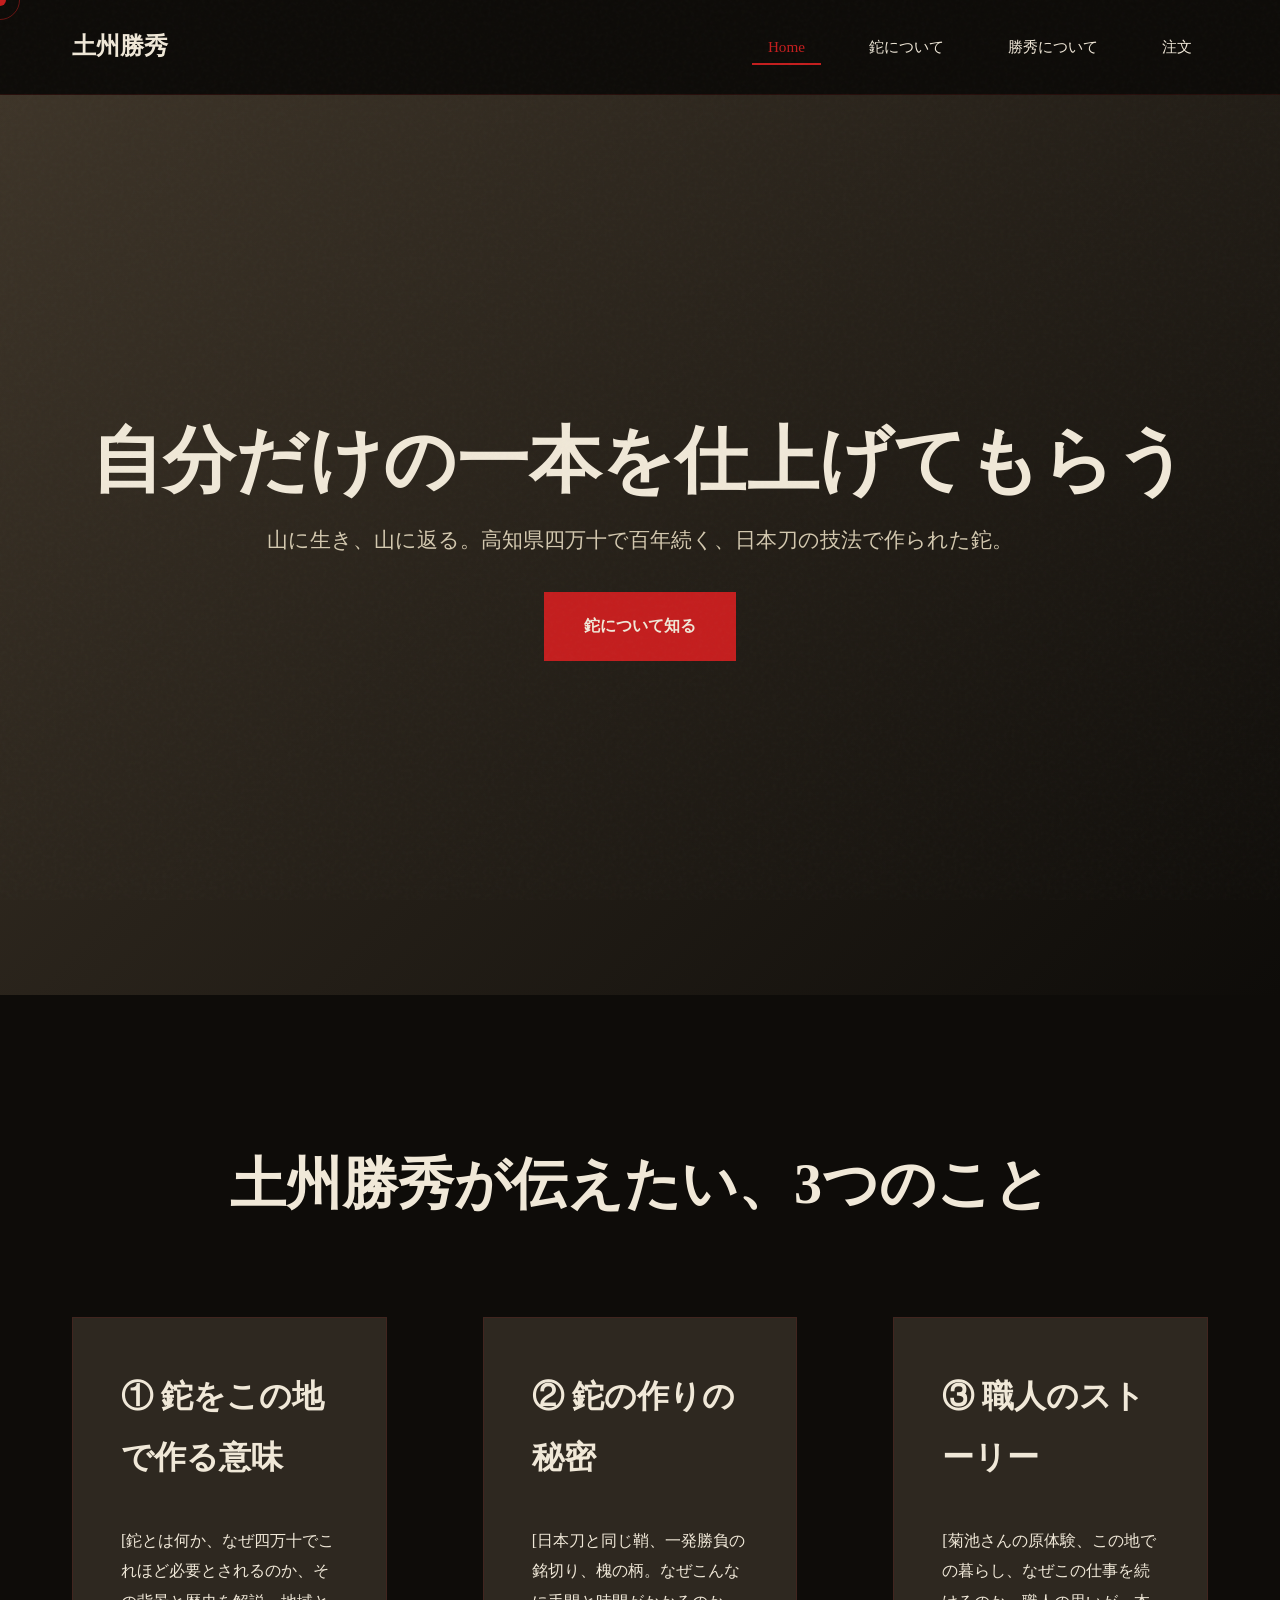
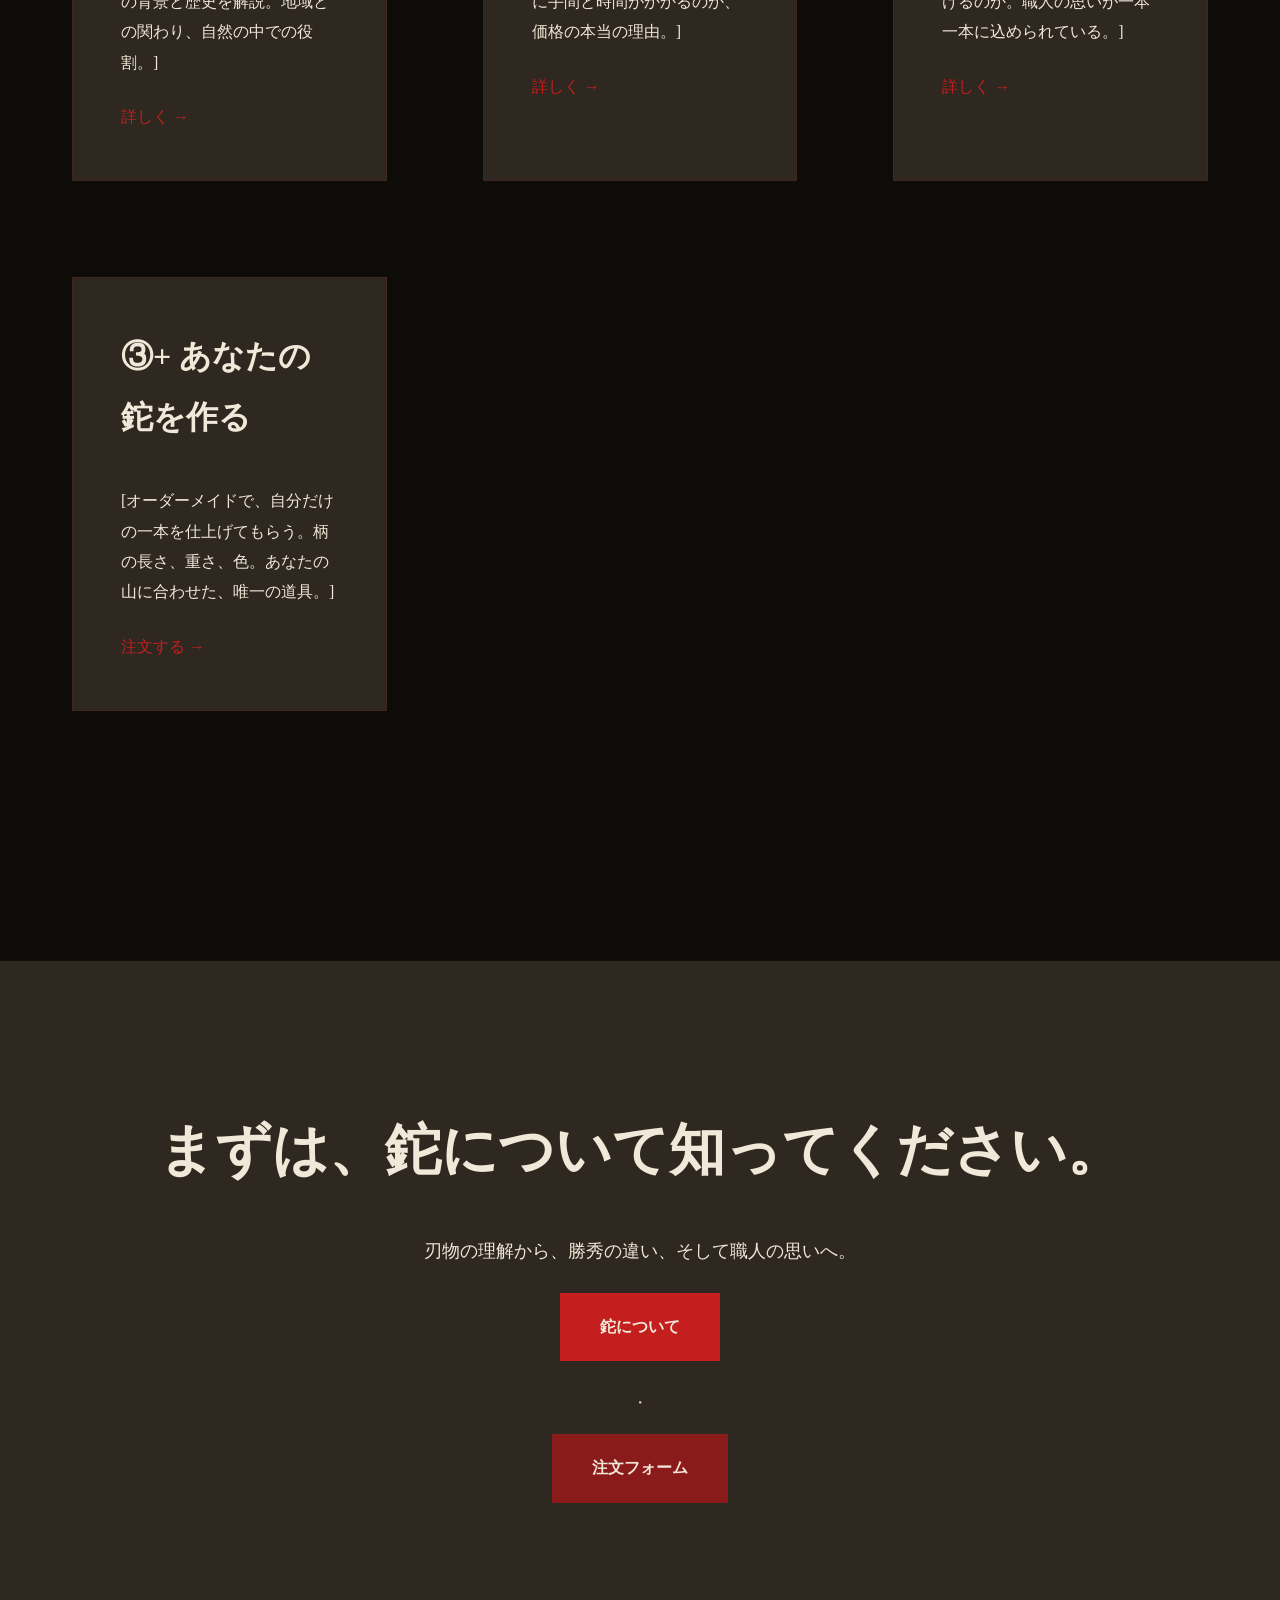
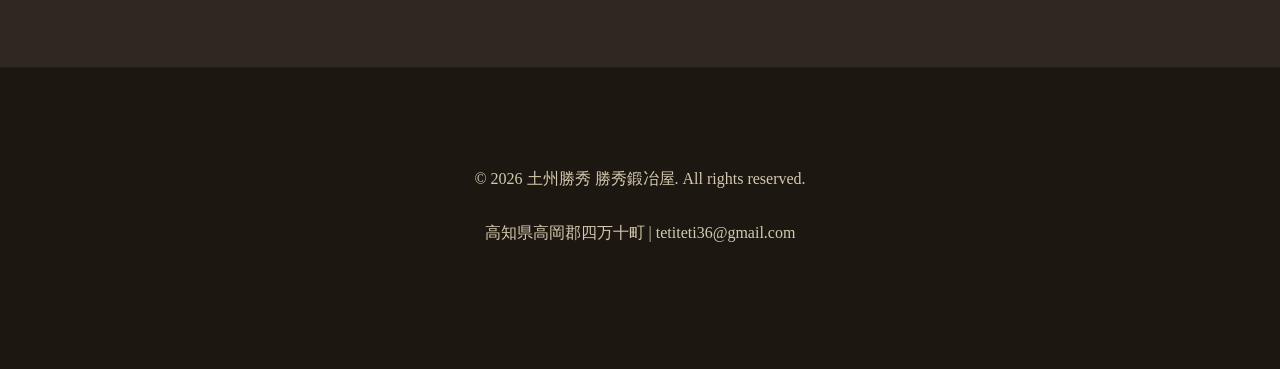
<file: v2/index.html>
<!DOCTYPE html>
<html lang="ja">
<head>
  <meta charset="UTF-8">
  <meta name="viewport" content="width=device-width, initial-scale=1.0">
  <title>土州勝秀 | DOSHU KATSUHIDE — 百年の鉈鍛冶</title>
  <meta name="description" content="高知県四万十。山に生き、山に返る。日本刀と同じ技法で作られた、一本の鉈。土州勝秀 勝秀鍛冶屋。">
  <link rel="stylesheet" href="css/style.css">
</head>
<body>
  <div class="cursor"></div>
  <div class="cursor-ring"></div>

  <!-- ===== HEADER ===== -->
  <header>
    <div class="header-container">
      <a href="index.html" class="logo">土州勝秀</a>
      <nav>
        <ul>
          <li><a href="index.html">Home</a></li>
          <li><a href="about-nata.html">鉈について</a></li>
          <li><a href="about-katsuhide.html">勝秀について</a></li>
          <li><a href="order.html">注文</a></li>
        </ul>
      </nav>
    </div>
  </header>

  <!-- ===== HERO ===== -->
  <section class="section hero">
    <div class="container">
      <div class="hero-content">
        <h1>自分だけの一本を仕上げてもらう</h1>
        <p class="subtitle">山に生き、山に返る。高知県四万十で百年続く、日本刀の技法で作られた鉈。</p>
        <a href="about-nata.html" class="cta-button">鉈について知る</a>
      </div>
    </div>
  </section>

  <!-- ===== 3 PILLAR SECTION ===== -->
  <section class="section">
    <div class="container">
      <h2 style="text-align: center; margin-bottom: var(--spacing-lg);">土州勝秀が伝えたい、3つのこと</h2>
      <div class="grid cols-2">
        <div class="card">
          <h3>① 鉈をこの地で作る意味</h3>
          <p>[鉈とは何か、なぜ四万十でこれほど必要とされるのか、その背景と歴史を解説。地域との関わり、自然の中での役割。]</p>
          <a href="about-nata.html" style="color: var(--red-bright); text-decoration: none;">詳しく →</a>
        </div>
        <div class="card">
          <h3>② 鉈の作りの秘密</h3>
          <p>[日本刀と同じ鞘、一発勝負の銘切り、槐の柄。なぜこんなに手間と時間がかかるのか、価格の本当の理由。]</p>
          <a href="about-katsuhide.html" style="color: var(--red-bright); text-decoration: none;">詳しく →</a>
        </div>
        <div class="card">
          <h3>③ 職人のストーリー</h3>
          <p>[菊池さんの原体験、この地での暮らし、なぜこの仕事を続けるのか。職人の思いが一本一本に込められている。]</p>
          <a href="about-katsuhide.html" style="color: var(--red-bright); text-decoration: none;">詳しく →</a>
        </div>
        <div class="card">
          <h3>③+ あなたの鉈を作る</h3>
          <p>[オーダーメイドで、自分だけの一本を仕上げてもらう。柄の長さ、重さ、色。あなたの山に合わせた、唯一の道具。]</p>
          <a href="order.html" style="color: var(--red-bright); text-decoration: none;">注文する →</a>
        </div>
      </div>
    </div>
  </section>

  <!-- ===== CTA SECTION ===== -->
  <section class="section" style="background: var(--iron-soft); text-align: center;">
    <div class="container">
      <h2>まずは、鉈について知ってください。</h2>
      <p style="font-size: 1.1rem; margin: 1.5rem 0;">刃物の理解から、勝秀の違い、そして職人の思いへ。</p>
      <a href="about-nata.html" class="cta-button">鉈について</a>
      <span style="display: block; margin: 1rem 0; color: var(--cream-dim);">・</span>
      <a href="order.html" class="cta-button" style="background: var(--red);">注文フォーム</a>
    </div>
  </section>

  <!-- ===== FOOTER ===== -->
  <footer>
    <div class="container">
      <p>© 2026 土州勝秀 勝秀鍛冶屋. All rights reserved.</p>
      <p>高知県高岡郡四万十町 | tetiteti36@gmail.com</p>
    </div>
  </footer>

  <script src="js/main.js"></script>
</body>
</html>
</file>
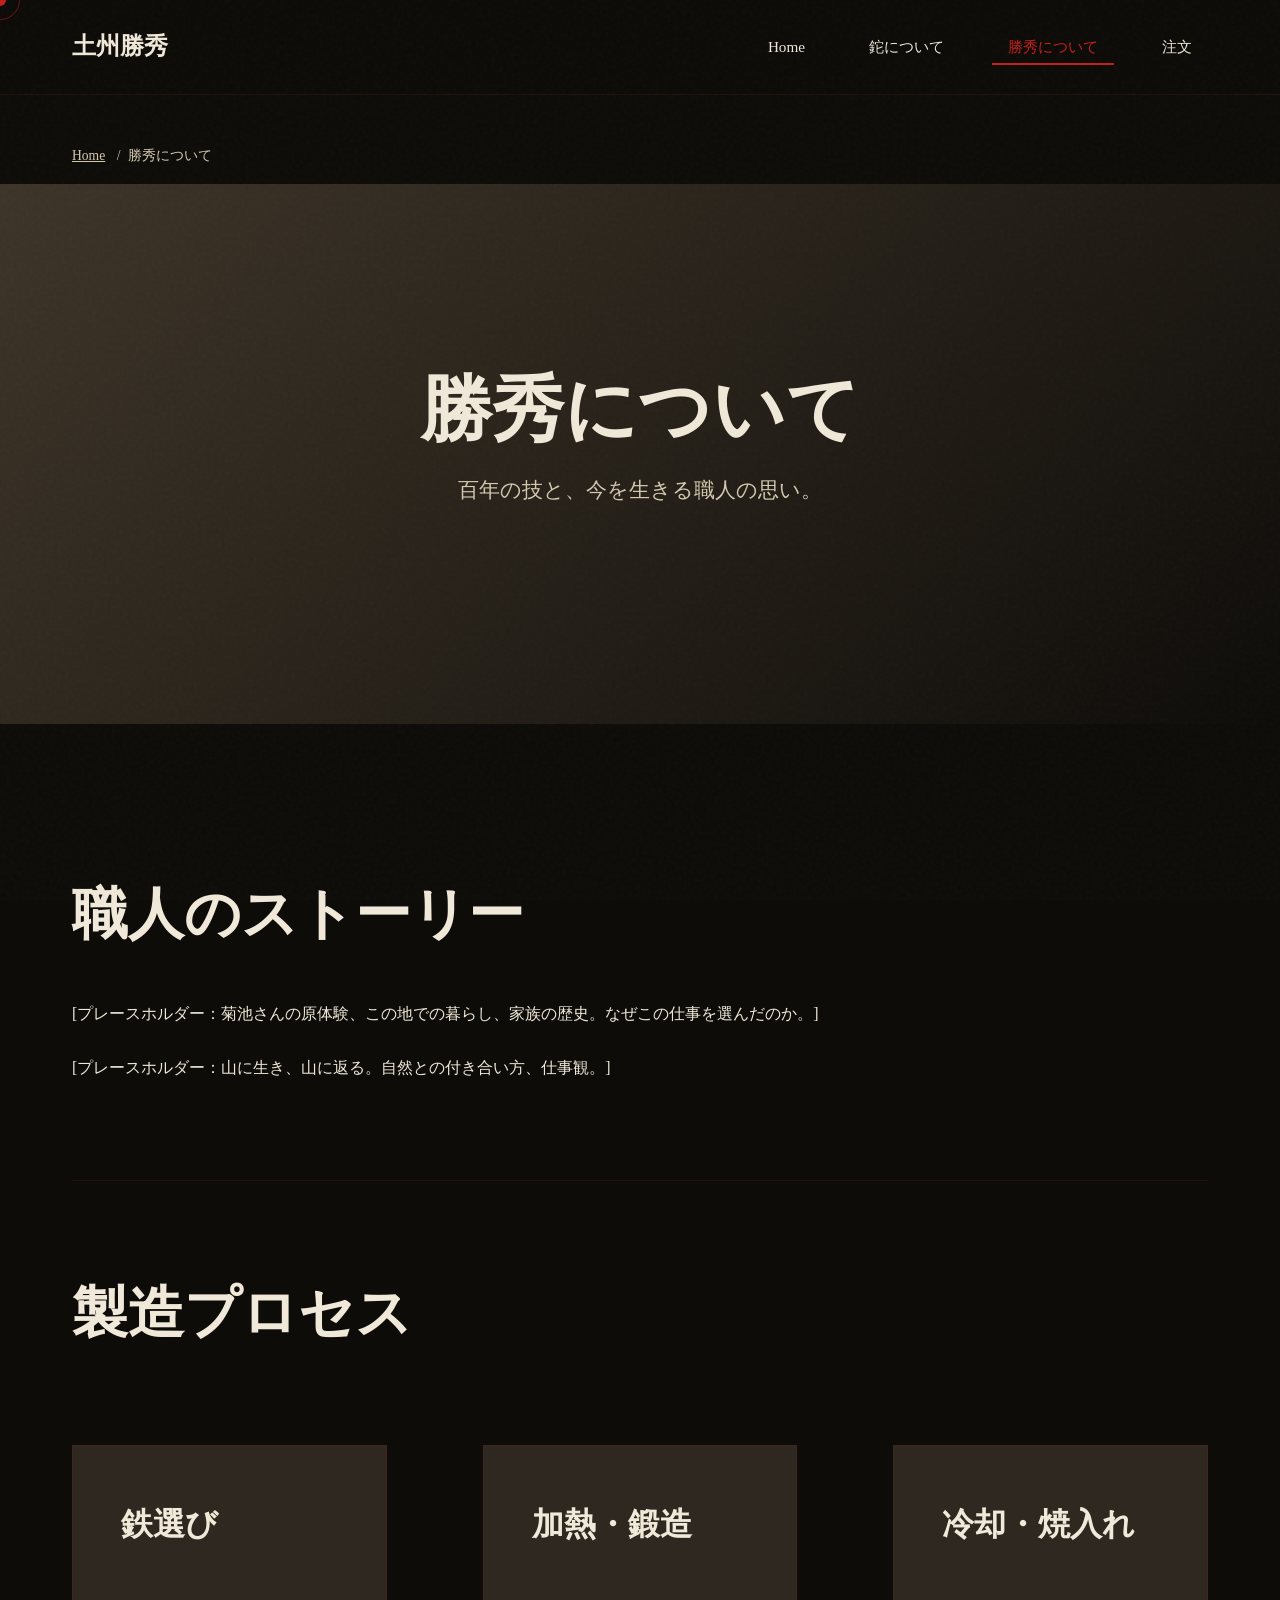
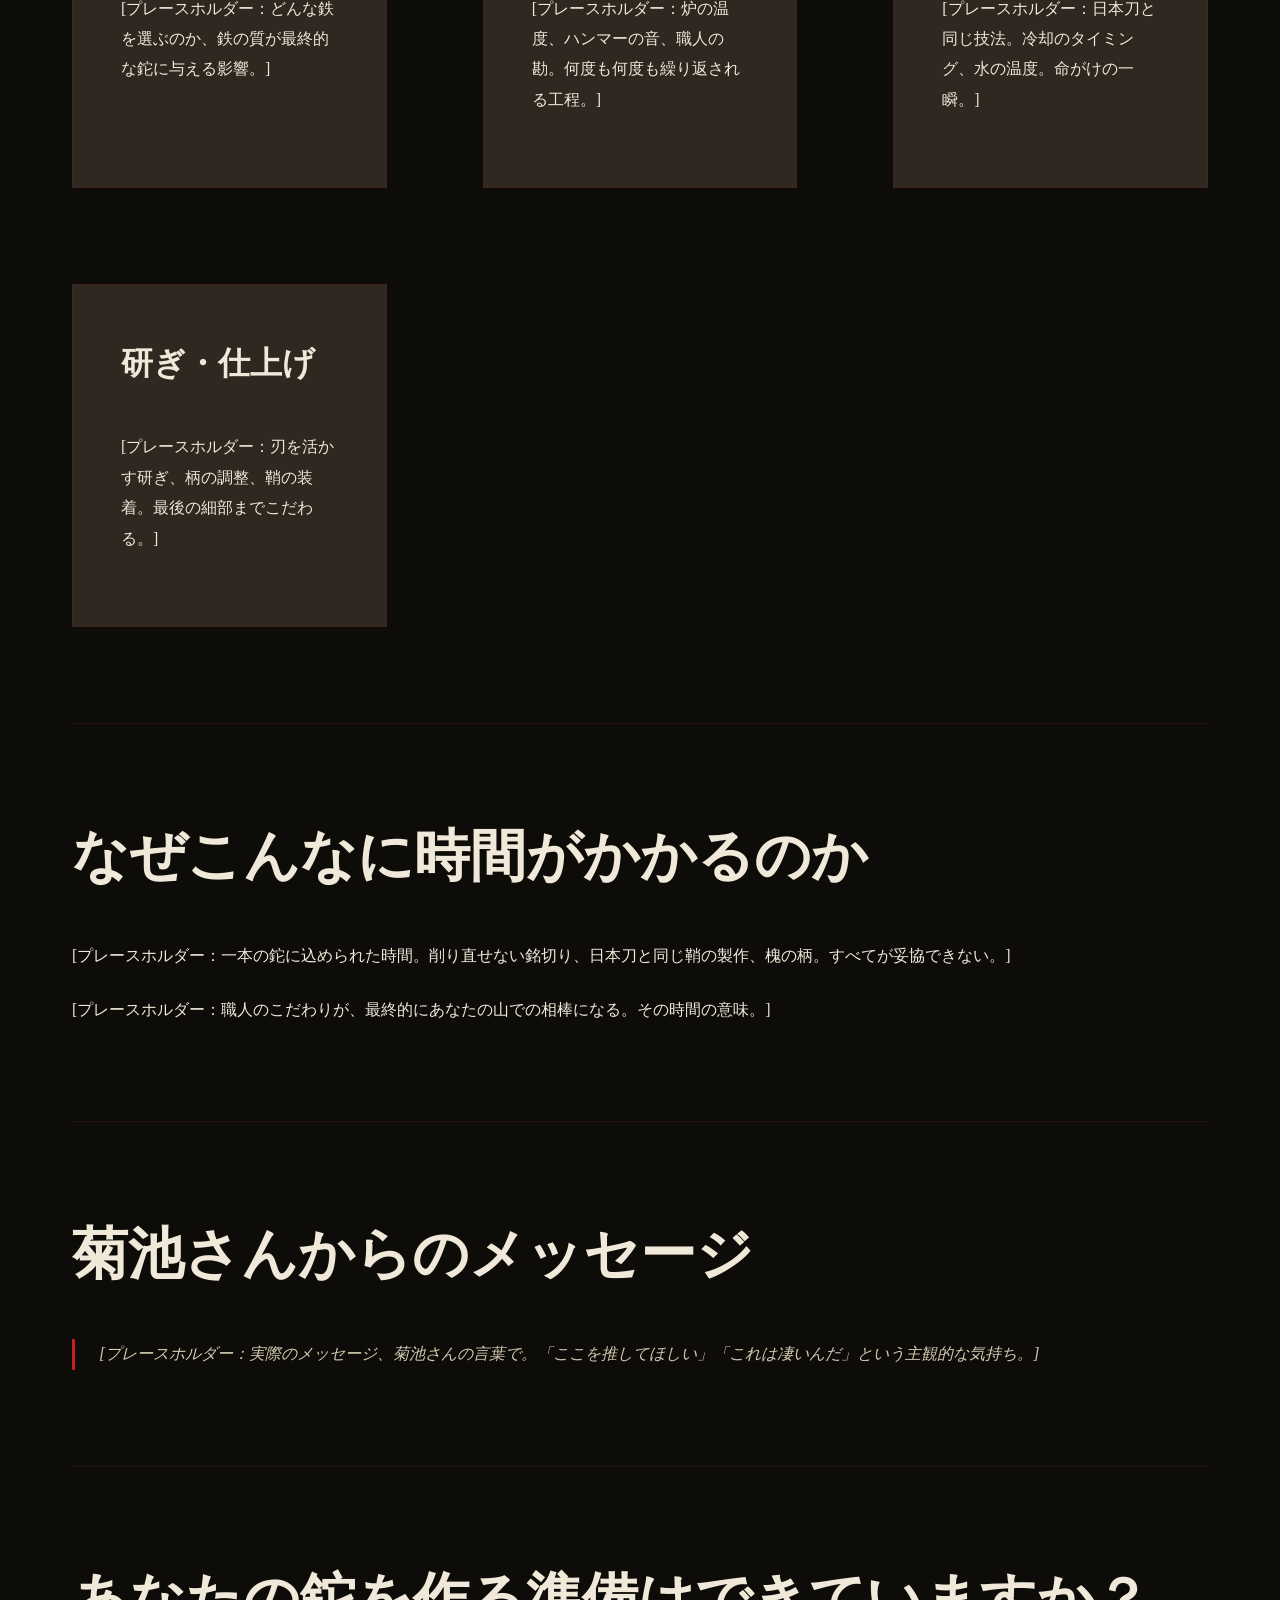
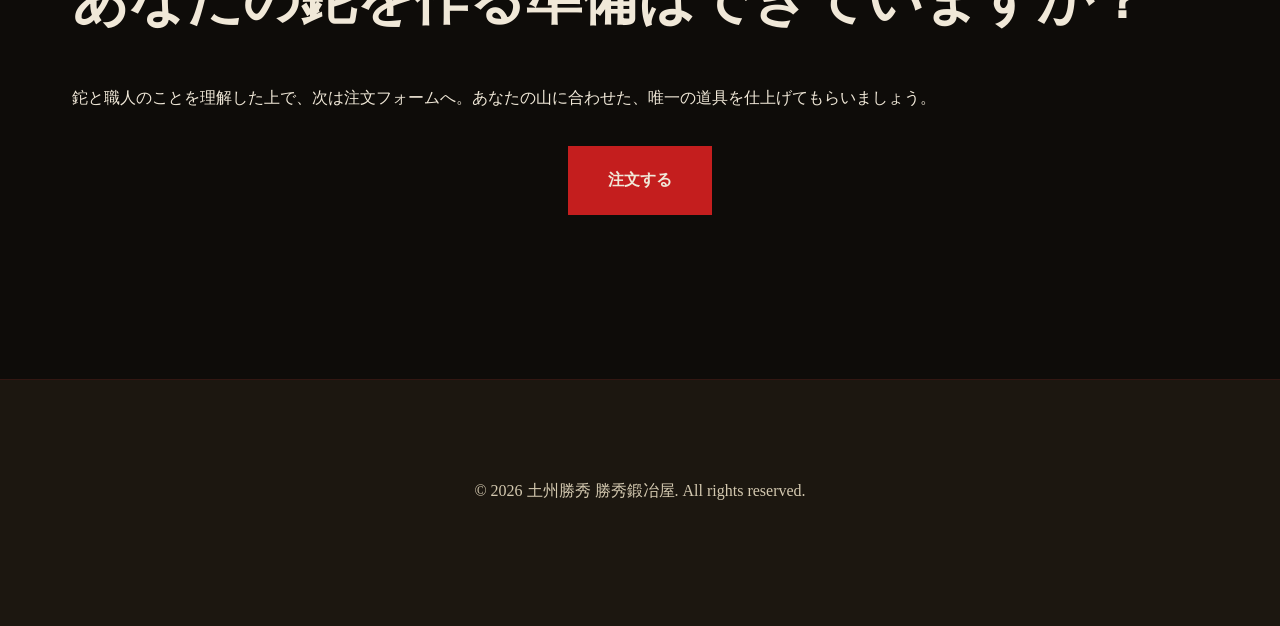
<file: v2/about-katsuhide.html>
<!DOCTYPE html>
<html lang="ja">
<head>
  <meta charset="UTF-8">
  <meta name="viewport" content="width=device-width, initial-scale=1.0">
  <title>勝秀について | 土州勝秀</title>
  <meta name="description" content="職人の思い、製造プロセス、こだわり。なぜこの仕事を続けるのか。">
  <link rel="stylesheet" href="css/style.css">
</head>
<body>
  <div class="cursor"></div>
  <div class="cursor-ring"></div>

  <!-- ===== HEADER ===== -->
  <header>
    <div class="header-container">
      <a href="index.html" class="logo">土州勝秀</a>
      <nav>
        <ul>
          <li><a href="index.html">Home</a></li>
          <li><a href="about-nata.html">鉈について</a></li>
          <li><a href="about-katsuhide.html">勝秀について</a></li>
          <li><a href="order.html">注文</a></li>
        </ul>
      </nav>
    </div>
  </header>

  <!-- ===== BREADCRUMB ===== -->
  <div class="container" style="padding-top: 2rem;">
    <ul class="breadcrumb">
      <li><a href="index.html" style="color: inherit;">Home</a></li>
      <li>勝秀について</li>
    </ul>
  </div>

  <!-- ===== PAGE HERO ===== -->
  <section class="section hero" style="min-height: 60vh;">
    <div class="container">
      <div class="hero-content">
        <h1>勝秀について</h1>
        <p class="subtitle">百年の技と、今を生きる職人の思い。</p>
      </div>
    </div>
  </section>

  <!-- ===== MAIN CONTENT ===== -->
  <section class="section">
    <div class="container">
      <h2>職人のストーリー</h2>
      <p>[プレースホルダー：菊池さんの原体験、この地での暮らし、家族の歴史。なぜこの仕事を選んだのか。]</p>
      <p>[プレースホルダー：山に生き、山に返る。自然との付き合い方、仕事観。]</p>

      <hr style="margin: var(--spacing-lg) 0; border: none; border-top: 1px solid rgba(139,26,26,0.2);">

      <h2>製造プロセス</h2>
      <div class="grid cols-2">
        <div class="card">
          <h3>鉄選び</h3>
          <p>[プレースホルダー：どんな鉄を選ぶのか、鉄の質が最終的な鉈に与える影響。]</p>
        </div>
        <div class="card">
          <h3>加熱・鍛造</h3>
          <p>[プレースホルダー：炉の温度、ハンマーの音、職人の勘。何度も何度も繰り返される工程。]</p>
        </div>
        <div class="card">
          <h3>冷却・焼入れ</h3>
          <p>[プレースホルダー：日本刀と同じ技法。冷却のタイミング、水の温度。命がけの一瞬。]</p>
        </div>
        <div class="card">
          <h3>研ぎ・仕上げ</h3>
          <p>[プレースホルダー：刃を活かす研ぎ、柄の調整、鞘の装着。最後の細部までこだわる。]</p>
        </div>
      </div>

      <hr style="margin: var(--spacing-lg) 0; border: none; border-top: 1px solid rgba(139,26,26,0.2);">

      <h2>なぜこんなに時間がかかるのか</h2>
      <p>[プレースホルダー：一本の鉈に込められた時間。削り直せない銘切り、日本刀と同じ鞘の製作、槐の柄。すべてが妥協できない。]</p>
      <p>[プレースホルダー：職人のこだわりが、最終的にあなたの山での相棒になる。その時間の意味。]</p>

      <hr style="margin: var(--spacing-lg) 0; border: none; border-top: 1px solid rgba(139,26,26,0.2);">

      <h2>菊池さんからのメッセージ</h2>
      <blockquote style="border-left: 3px solid var(--red-bright); padding-left: 1.5rem; margin: 2rem 0; font-style: italic; color: var(--cream-dim);">
        <p>[プレースホルダー：実際のメッセージ、菊池さんの言葉で。「ここを推してほしい」「これは凄いんだ」という主観的な気持ち。]</p>
      </blockquote>

      <hr style="margin: var(--spacing-lg) 0; border: none; border-top: 1px solid rgba(139,26,26,0.2);">

      <h2>あなたの鉈を作る準備はできていますか？</h2>
      <p>鉈と職人のことを理解した上で、次は注文フォームへ。あなたの山に合わせた、唯一の道具を仕上げてもらいましょう。</p>
      <div style="text-align: center; margin-top: 2rem;">
        <a href="order.html" class="cta-button">注文する</a>
      </div>
    </div>
  </section>

  <!-- ===== FOOTER ===== -->
  <footer>
    <div class="container">
      <p>© 2026 土州勝秀 勝秀鍛冶屋. All rights reserved.</p>
    </div>
  </footer>

  <script src="js/main.js"></script>
</body>
</html>
</file>
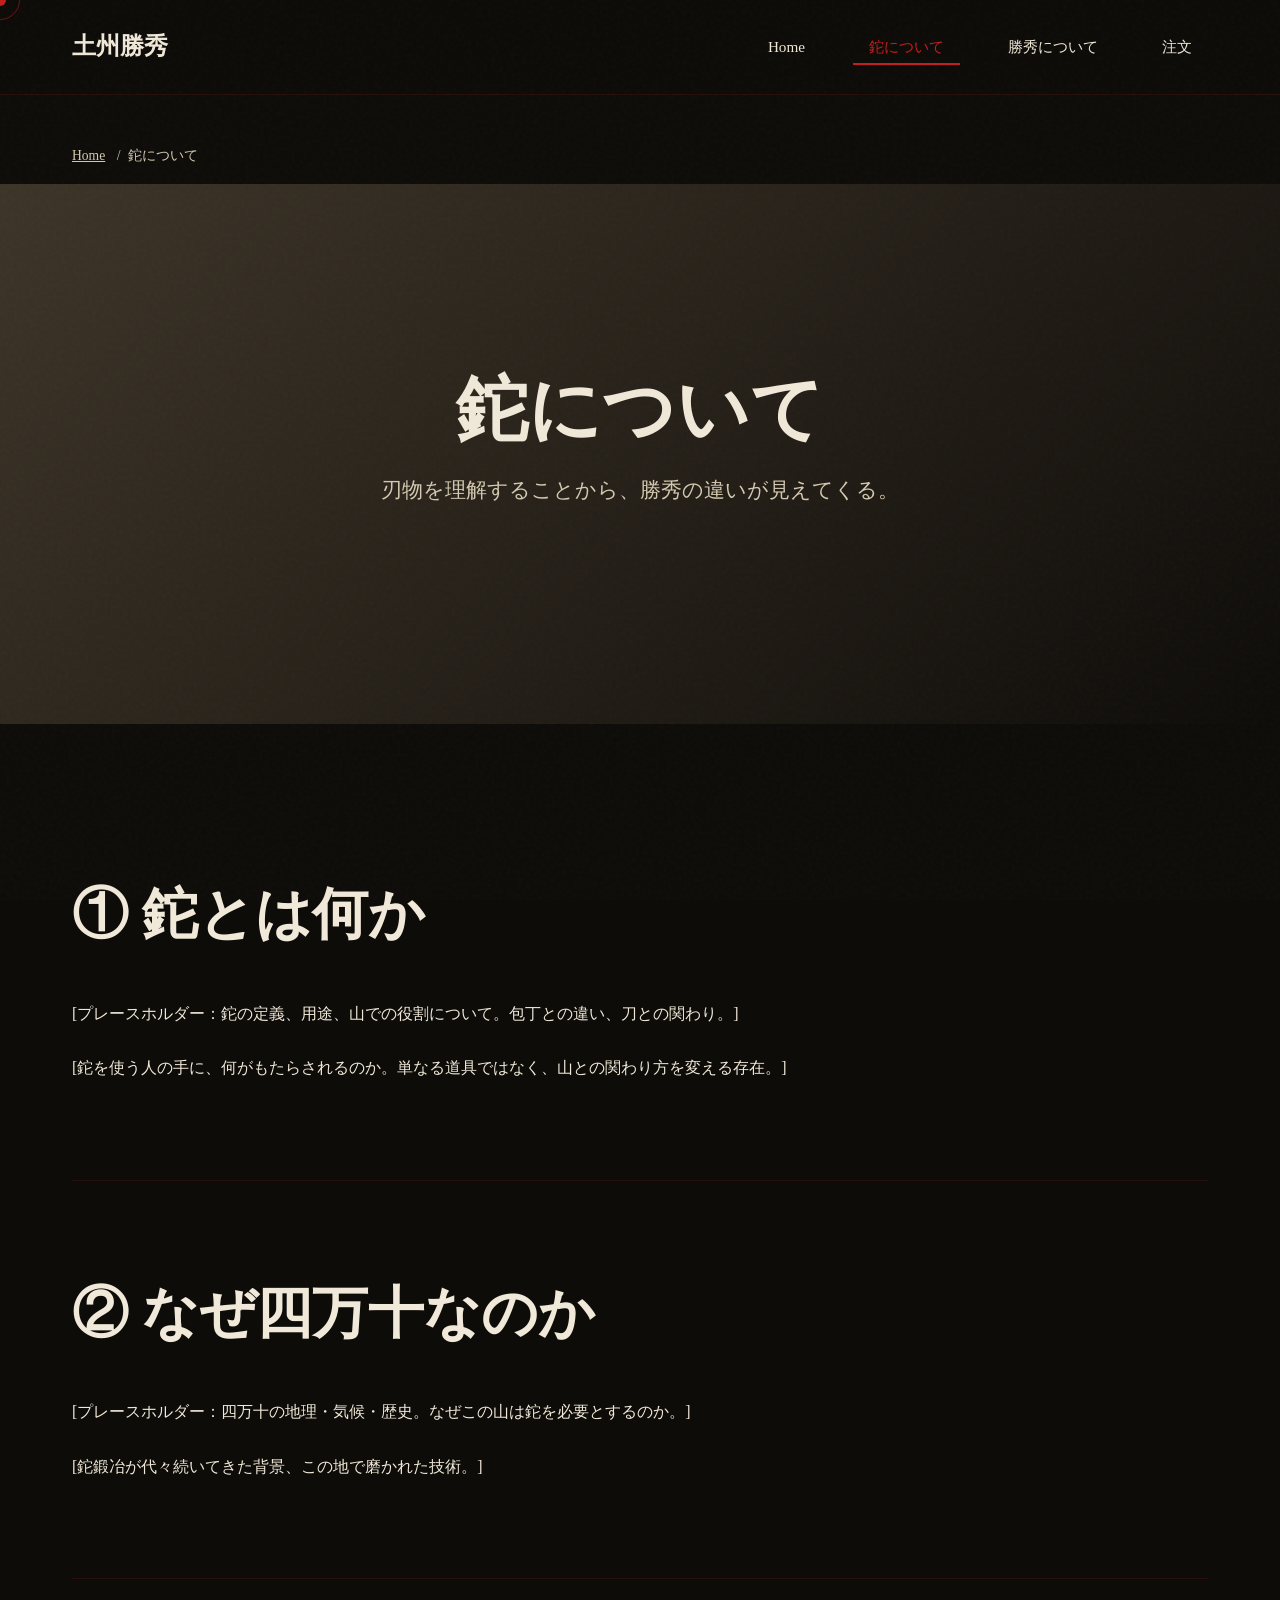
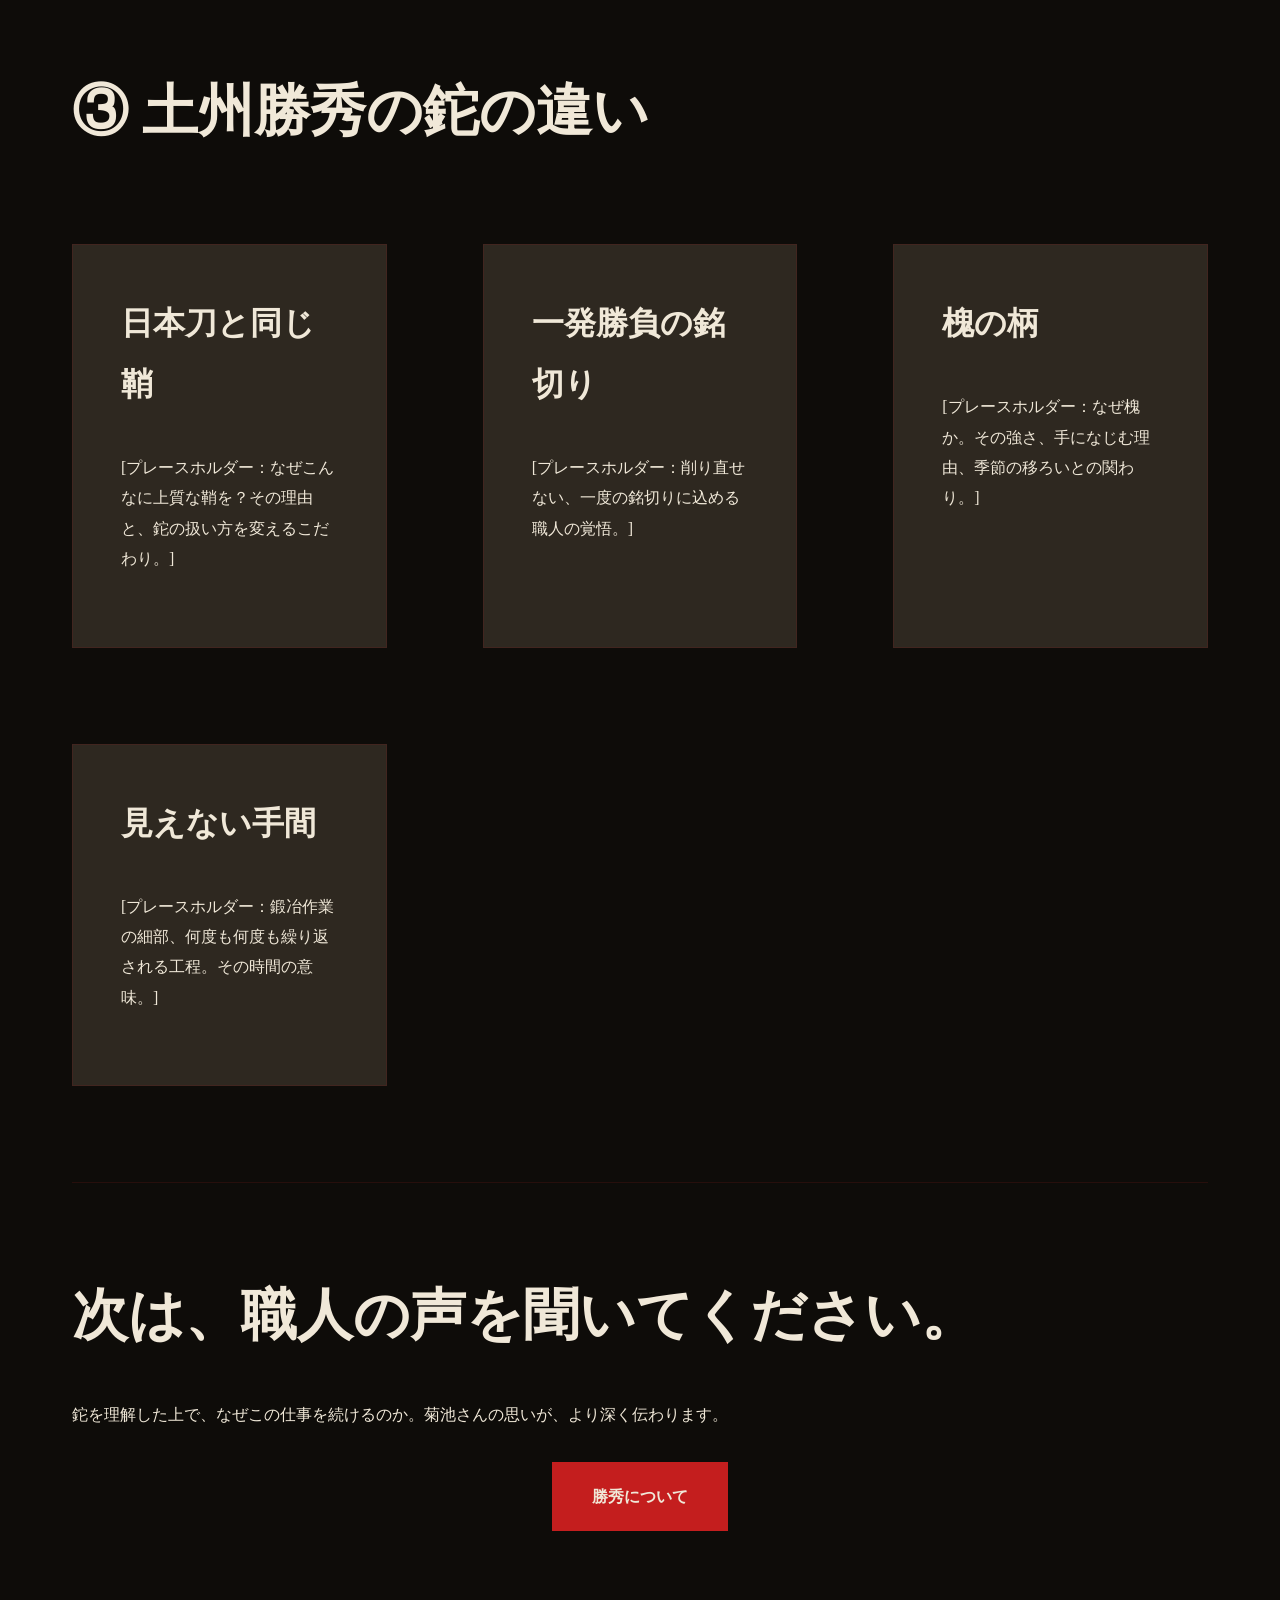
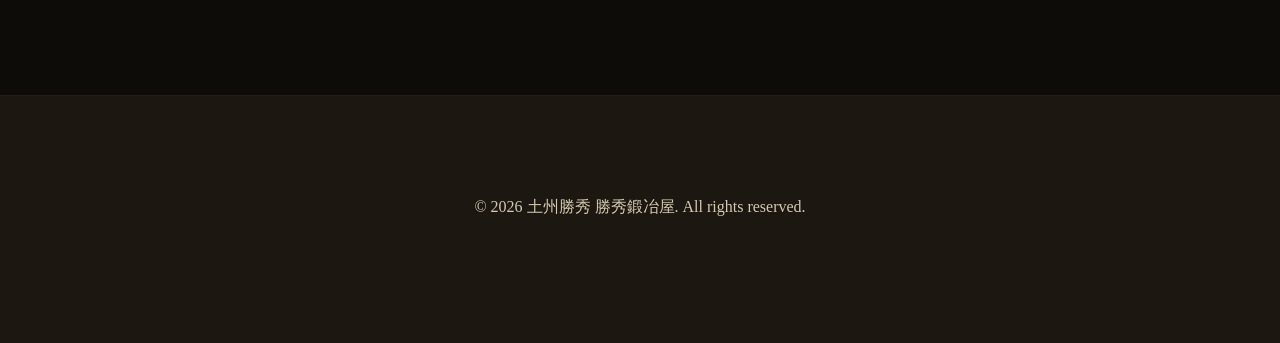
<file: v2/about-nata.html>
<!DOCTYPE html>
<html lang="ja">
<head>
  <meta charset="UTF-8">
  <meta name="viewport" content="width=device-width, initial-scale=1.0">
  <title>鉈について | 土州勝秀</title>
  <meta name="description" content="鉈とは何か、山の中での役割、四万十での歴史と背景。">
  <link rel="stylesheet" href="css/style.css">
</head>
<body>
  <div class="cursor"></div>
  <div class="cursor-ring"></div>

  <!-- ===== HEADER ===== -->
  <header>
    <div class="header-container">
      <a href="index.html" class="logo">土州勝秀</a>
      <nav>
        <ul>
          <li><a href="index.html">Home</a></li>
          <li><a href="about-nata.html">鉈について</a></li>
          <li><a href="about-katsuhide.html">勝秀について</a></li>
          <li><a href="order.html">注文</a></li>
        </ul>
      </nav>
    </div>
  </header>

  <!-- ===== BREADCRUMB ===== -->
  <div class="container" style="padding-top: 2rem;">
    <ul class="breadcrumb">
      <li><a href="index.html" style="color: inherit;">Home</a></li>
      <li>鉈について</li>
    </ul>
  </div>

  <!-- ===== PAGE HERO ===== -->
  <section class="section hero" style="min-height: 60vh;">
    <div class="container">
      <div class="hero-content">
        <h1>鉈について</h1>
        <p class="subtitle">刃物を理解することから、勝秀の違いが見えてくる。</p>
      </div>
    </div>
  </section>

  <!-- ===== MAIN CONTENT ===== -->
  <section class="section">
    <div class="container">
      <h2>① 鉈とは何か</h2>
      <p>[プレースホルダー：鉈の定義、用途、山での役割について。包丁との違い、刀との関わり。]</p>
      <p>[鉈を使う人の手に、何がもたらされるのか。単なる道具ではなく、山との関わり方を変える存在。]</p>

      <hr style="margin: var(--spacing-lg) 0; border: none; border-top: 1px solid rgba(139,26,26,0.2);">

      <h2>② なぜ四万十なのか</h2>
      <p>[プレースホルダー：四万十の地理・気候・歴史。なぜこの山は鉈を必要とするのか。]</p>
      <p>[鉈鍛冶が代々続いてきた背景、この地で磨かれた技術。]</p>

      <hr style="margin: var(--spacing-lg) 0; border: none; border-top: 1px solid rgba(139,26,26,0.2);">

      <h2>③ 土州勝秀の鉈の違い</h2>
      <div class="grid cols-2">
        <div class="card">
          <h3>日本刀と同じ鞘</h3>
          <p>[プレースホルダー：なぜこんなに上質な鞘を？その理由と、鉈の扱い方を変えるこだわり。]</p>
        </div>
        <div class="card">
          <h3>一発勝負の銘切り</h3>
          <p>[プレースホルダー：削り直せない、一度の銘切りに込める職人の覚悟。]</p>
        </div>
        <div class="card">
          <h3>槐の柄</h3>
          <p>[プレースホルダー：なぜ槐か。その強さ、手になじむ理由、季節の移ろいとの関わり。]</p>
        </div>
        <div class="card">
          <h3>見えない手間</h3>
          <p>[プレースホルダー：鍛冶作業の細部、何度も何度も繰り返される工程。その時間の意味。]</p>
        </div>
      </div>

      <hr style="margin: var(--spacing-lg) 0; border: none; border-top: 1px solid rgba(139,26,26,0.2);">

      <h2>次は、職人の声を聞いてください。</h2>
      <p>鉈を理解した上で、なぜこの仕事を続けるのか。菊池さんの思いが、より深く伝わります。</p>
      <div style="text-align: center; margin-top: 2rem;">
        <a href="about-katsuhide.html" class="cta-button">勝秀について</a>
      </div>
    </div>
  </section>

  <!-- ===== FOOTER ===== -->
  <footer>
    <div class="container">
      <p>© 2026 土州勝秀 勝秀鍛冶屋. All rights reserved.</p>
    </div>
  </footer>

  <script src="js/main.js"></script>
</body>
</html>
</file>
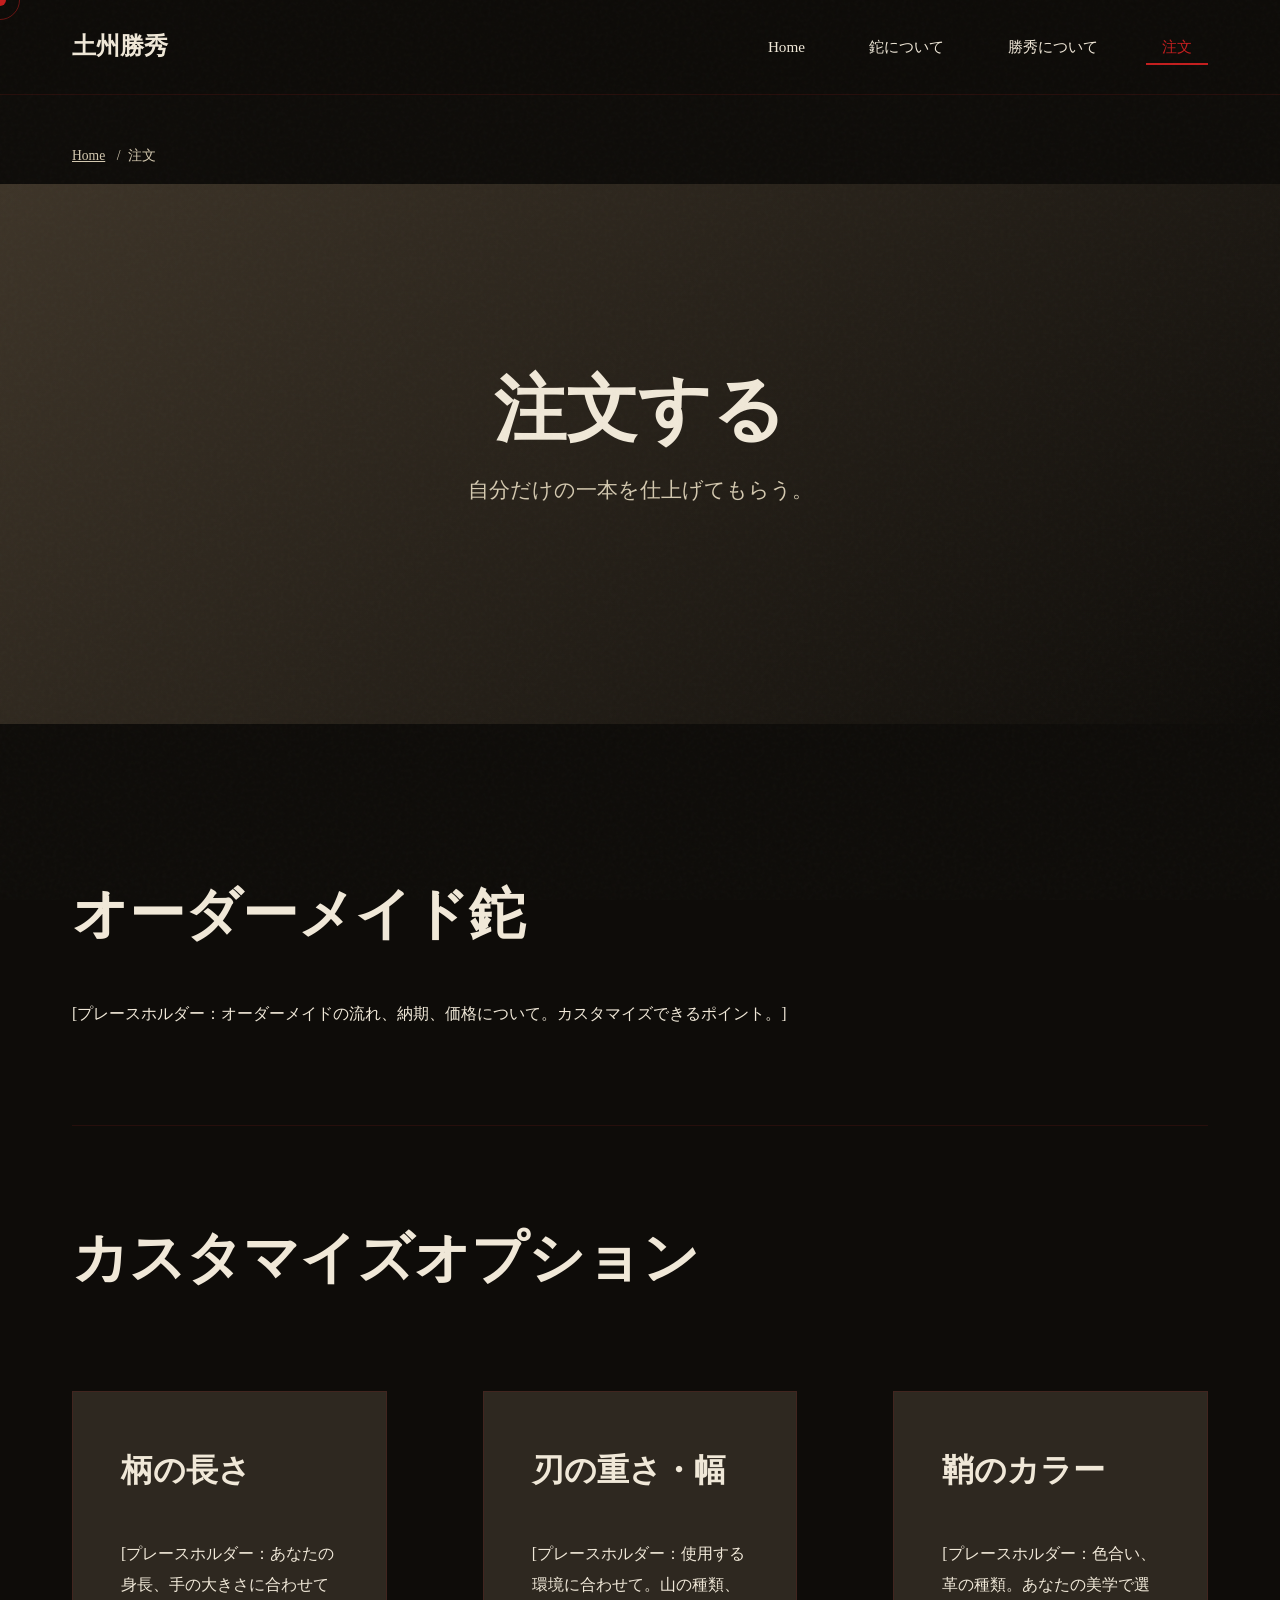
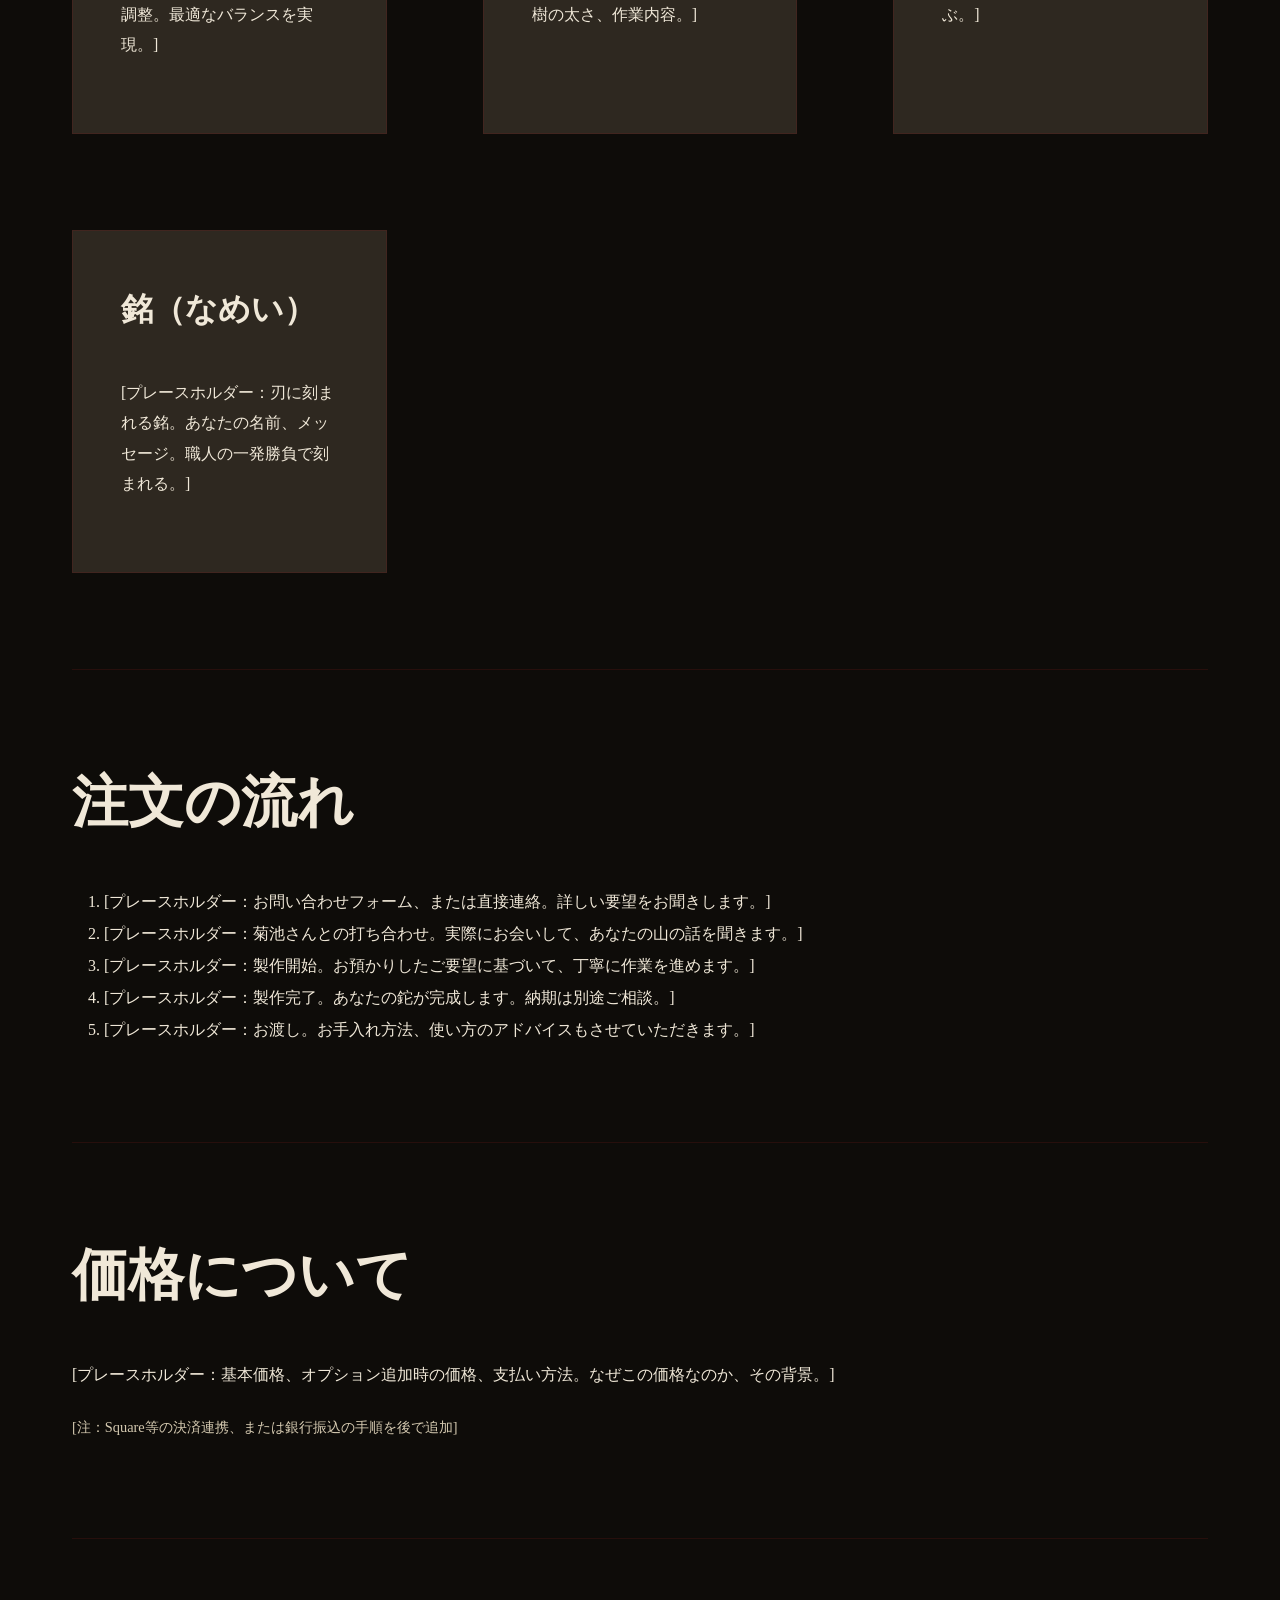
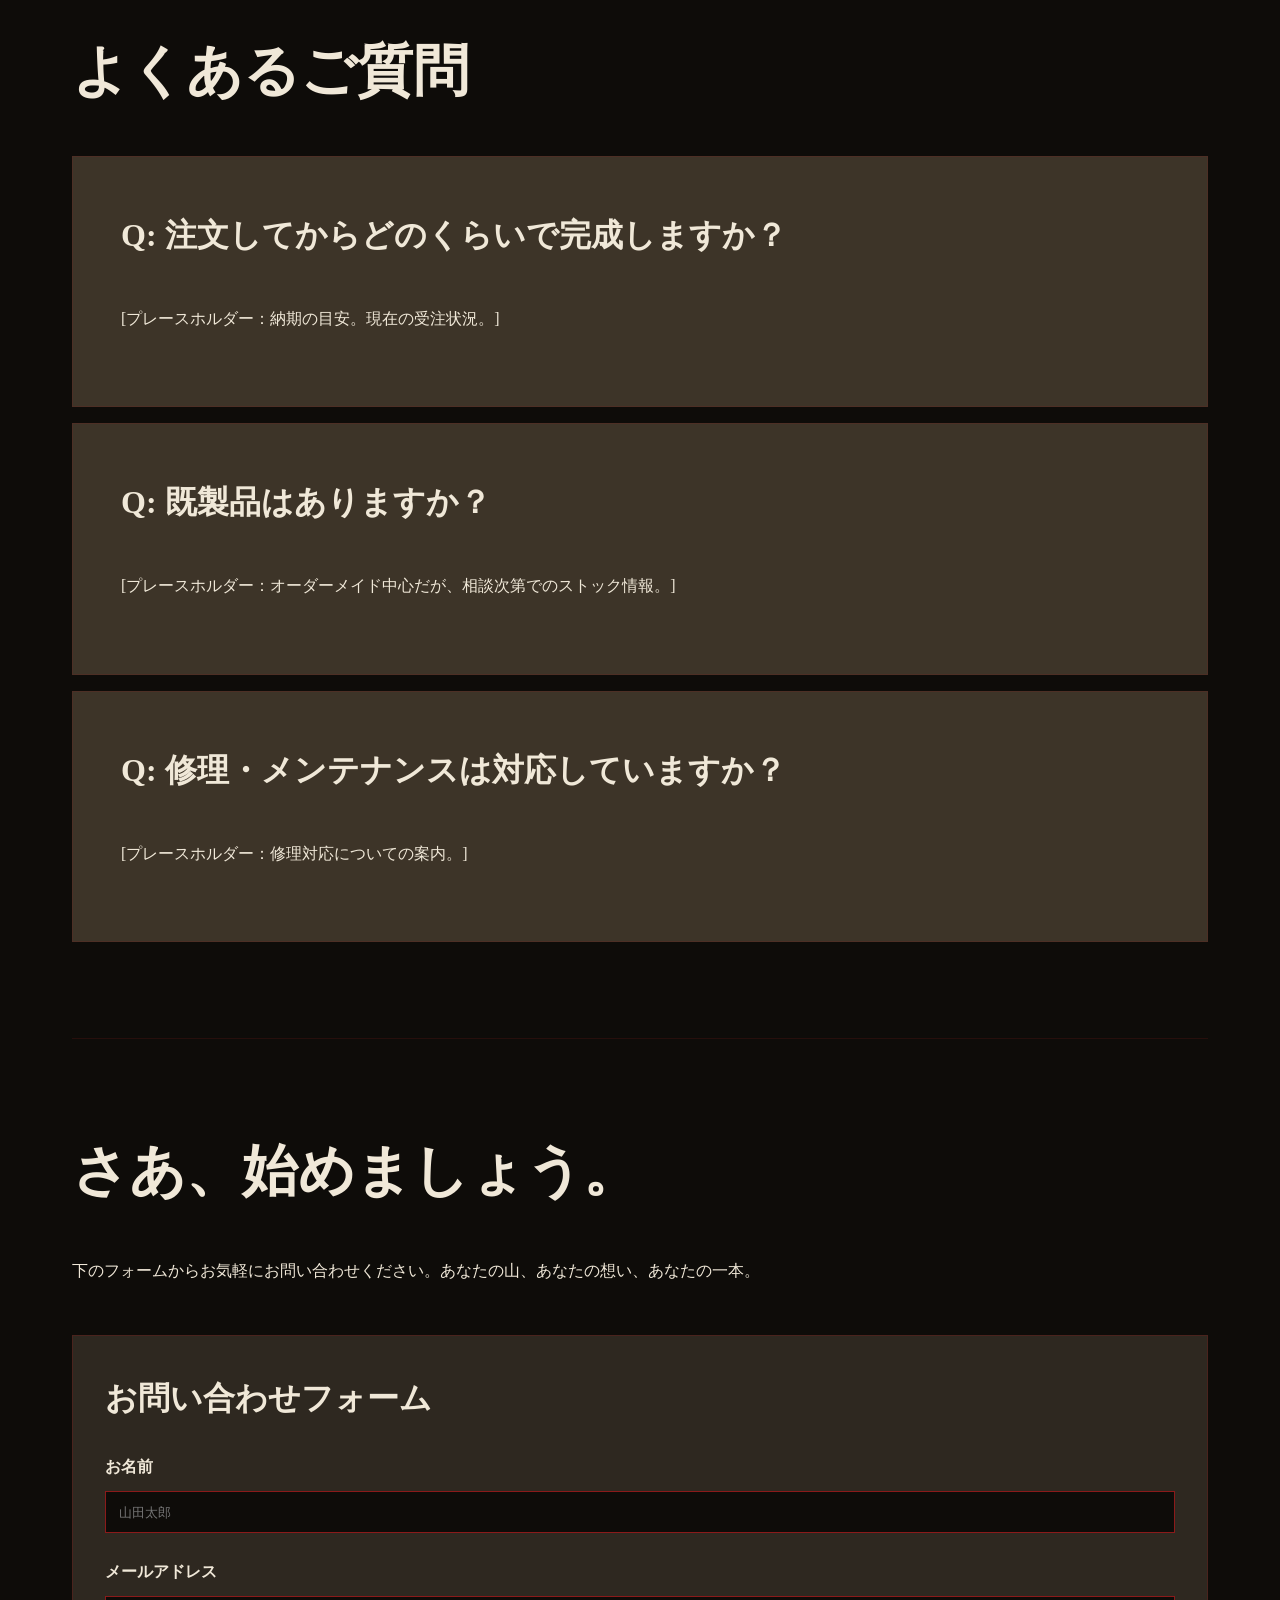
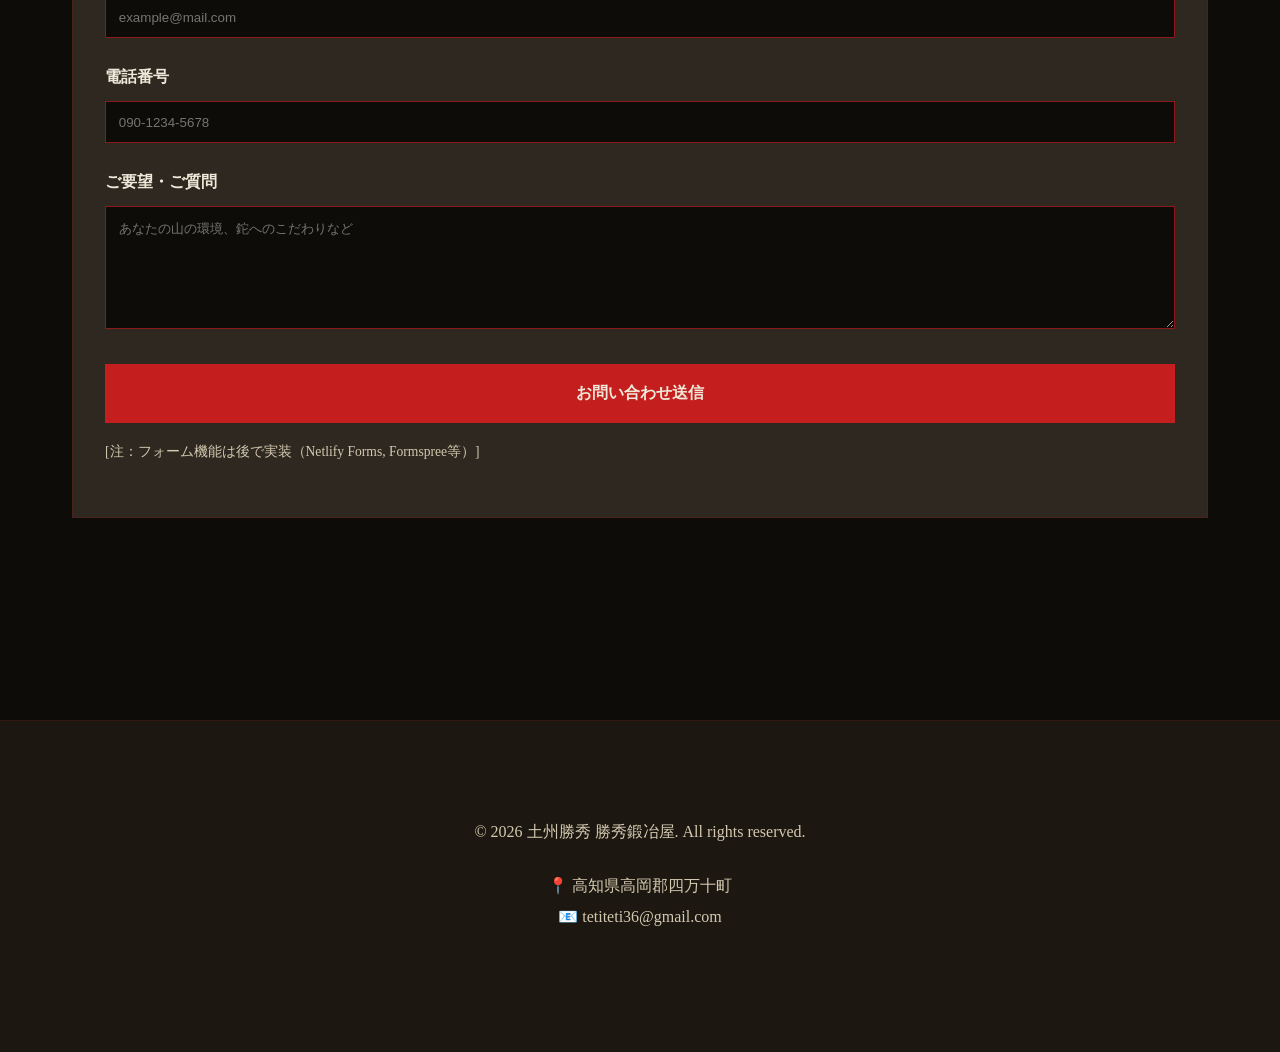
<file: v2/order.html>
<!DOCTYPE html>
<html lang="ja">
<head>
  <meta charset="UTF-8">
  <meta name="viewport" content="width=device-width, initial-scale=1.0">
  <title>注文 | 土州勝秀</title>
  <meta name="description" content="あなたの山に合わせた、オーダーメイドの鉈を注文する。">
  <link rel="stylesheet" href="css/style.css">
</head>
<body>
  <div class="cursor"></div>
  <div class="cursor-ring"></div>

  <!-- ===== HEADER ===== -->
  <header>
    <div class="header-container">
      <a href="index.html" class="logo">土州勝秀</a>
      <nav>
        <ul>
          <li><a href="index.html">Home</a></li>
          <li><a href="about-nata.html">鉈について</a></li>
          <li><a href="about-katsuhide.html">勝秀について</a></li>
          <li><a href="order.html">注文</a></li>
        </ul>
      </nav>
    </div>
  </header>

  <!-- ===== BREADCRUMB ===== -->
  <div class="container" style="padding-top: 2rem;">
    <ul class="breadcrumb">
      <li><a href="index.html" style="color: inherit;">Home</a></li>
      <li>注文</li>
    </ul>
  </div>

  <!-- ===== PAGE HERO ===== -->
  <section class="section hero" style="min-height: 60vh;">
    <div class="container">
      <div class="hero-content">
        <h1>注文する</h1>
        <p class="subtitle">自分だけの一本を仕上げてもらう。</p>
      </div>
    </div>
  </section>

  <!-- ===== MAIN CONTENT ===== -->
  <section class="section">
    <div class="container">
      <h2>オーダーメイド鉈</h2>
      <p>[プレースホルダー：オーダーメイドの流れ、納期、価格について。カスタマイズできるポイント。]</p>

      <hr style="margin: var(--spacing-lg) 0; border: none; border-top: 1px solid rgba(139,26,26,0.2);">

      <h2>カスタマイズオプション</h2>
      <div class="grid cols-2">
        <div class="card">
          <h3>柄の長さ</h3>
          <p>[プレースホルダー：あなたの身長、手の大きさに合わせて調整。最適なバランスを実現。]</p>
        </div>
        <div class="card">
          <h3>刃の重さ・幅</h3>
          <p>[プレースホルダー：使用する環境に合わせて。山の種類、樹の太さ、作業内容。]</p>
        </div>
        <div class="card">
          <h3>鞘のカラー</h3>
          <p>[プレースホルダー：色合い、革の種類。あなたの美学で選ぶ。]</p>
        </div>
        <div class="card">
          <h3>銘（なめい）</h3>
          <p>[プレースホルダー：刃に刻まれる銘。あなたの名前、メッセージ。職人の一発勝負で刻まれる。]</p>
        </div>
      </div>

      <hr style="margin: var(--spacing-lg) 0; border: none; border-top: 1px solid rgba(139,26,26,0.2);">

      <h2>注文の流れ</h2>
      <ol style="margin: 2rem 0; padding-left: 2rem; line-height: 2;">
        <li>[プレースホルダー：お問い合わせフォーム、または直接連絡。詳しい要望をお聞きします。]</li>
        <li>[プレースホルダー：菊池さんとの打ち合わせ。実際にお会いして、あなたの山の話を聞きます。]</li>
        <li>[プレースホルダー：製作開始。お預かりしたご要望に基づいて、丁寧に作業を進めます。]</li>
        <li>[プレースホルダー：製作完了。あなたの鉈が完成します。納期は別途ご相談。]</li>
        <li>[プレースホルダー：お渡し。お手入れ方法、使い方のアドバイスもさせていただきます。]</li>
      </ol>

      <hr style="margin: var(--spacing-lg) 0; border: none; border-top: 1px solid rgba(139,26,26,0.2);">

      <h2>価格について</h2>
      <p>[プレースホルダー：基本価格、オプション追加時の価格、支払い方法。なぜこの価格なのか、その背景。]</p>
      <p style="color: var(--cream-dim); font-size: 0.9rem;">[注：Square等の決済連携、または銀行振込の手順を後で追加]</p>

      <hr style="margin: var(--spacing-lg) 0; border: none; border-top: 1px solid rgba(139,26,26,0.2);">

      <h2>よくあるご質問</h2>
      <div class="card" style="background: var(--iron-warm);">
        <h3>Q: 注文してからどのくらいで完成しますか？</h3>
        <p>[プレースホルダー：納期の目安。現在の受注状況。]</p>
      </div>
      <div class="card" style="background: var(--iron-warm); margin-top: 1rem;">
        <h3>Q: 既製品はありますか？</h3>
        <p>[プレースホルダー：オーダーメイド中心だが、相談次第でのストック情報。]</p>
      </div>
      <div class="card" style="background: var(--iron-warm); margin-top: 1rem;">
        <h3>Q: 修理・メンテナンスは対応していますか？</h3>
        <p>[プレースホルダー：修理対応についての案内。]</p>
      </div>

      <hr style="margin: var(--spacing-lg) 0; border: none; border-top: 1px solid rgba(139,26,26,0.2);">

      <h2>さあ、始めましょう。</h2>
      <p>下のフォームからお気軽にお問い合わせください。あなたの山、あなたの想い、あなたの一本。</p>

      <div style="margin: 3rem 0; padding: 2rem; background: var(--iron-soft); border: 1px solid rgba(139,26,26,0.3);">
        <h3 style="margin-bottom: 1.5rem;">お問い合わせフォーム</h3>
        <form style="display: grid; gap: 1.5rem;">
          <div>
            <label style="display: block; margin-bottom: 0.5rem; font-weight: 600;">お名前</label>
            <input type="text" placeholder="山田太郎" style="width: 100%; padding: 0.8rem; background: var(--iron); border: 1px solid var(--red); color: var(--cream);">
          </div>
          <div>
            <label style="display: block; margin-bottom: 0.5rem; font-weight: 600;">メールアドレス</label>
            <input type="email" placeholder="example@mail.com" style="width: 100%; padding: 0.8rem; background: var(--iron); border: 1px solid var(--red); color: var(--cream);">
          </div>
          <div>
            <label style="display: block; margin-bottom: 0.5rem; font-weight: 600;">電話番号</label>
            <input type="tel" placeholder="090-1234-5678" style="width: 100%; padding: 0.8rem; background: var(--iron); border: 1px solid var(--red); color: var(--cream);">
          </div>
          <div>
            <label style="display: block; margin-bottom: 0.5rem; font-weight: 600;">ご要望・ご質問</label>
            <textarea placeholder="あなたの山の環境、鉈へのこだわりなど" rows="6" style="width: 100%; padding: 0.8rem; background: var(--iron); border: 1px solid var(--red); color: var(--cream); font-family: var(--serif-jp);"></textarea>
          </div>
          <button type="submit" class="cta-button" style="width: 100%;">お問い合わせ送信</button>
        </form>
        <p style="margin-top: 1rem; font-size: 0.85rem; color: var(--cream-dim);">[注：フォーム機能は後で実装（Netlify Forms, Formspree等）]</p>
      </div>
    </div>
  </section>

  <!-- ===== FOOTER ===== -->
  <footer>
    <div class="container">
      <p>© 2026 土州勝秀 勝秀鍛冶屋. All rights reserved.</p>
      <p style="margin-top: 1rem;">📍 高知県高岡郡四万十町<br>📧 tetiteti36@gmail.com</p>
    </div>
  </footer>

  <script src="js/main.js"></script>
</body>
</html>
</file>
<file: v2/css/style.css>
/* ===== RESET & ROOT ===== */
*, *::before, *::after { margin: 0; padding: 0; box-sizing: border-box; }

:root {
  --iron:      #0e0c09;
  --iron-mid:  #1c1710;
  --iron-soft: #2e2820;
  --iron-warm: #3d3428;
  --red:       #8b1a1a;
  --red-bright:#c41e1e;
  --red-glow:  rgba(139,26,26,0.15);
  --wood-dark: #4a3520;
  --wood-mid:  #7a5c30;
  --wood-light:#c4935a;
  --wood-pale: #e8c98a;
  --cream:     #f0e8d8;
  --cream-dim: #d4c9b0;
  --white:     #faf6ef;
  --gold:      #b8862a;
  --gold-light:#d4a84b;

  --serif-jp: 'Noto Serif JP', serif;
  --serif-en: 'Cormorant Garamond', serif;
  --sans-jp:  'Noto Sans JP', sans-serif;

  --spacing-xl: clamp(80px, 12vw, 160px);
  --spacing-lg: clamp(48px, 8vw, 96px);
  --spacing-md: clamp(24px, 4vw, 48px);
}

html {
  scroll-behavior: smooth;
  font-size: 16px;
}

body {
  background-color: var(--iron);
  color: var(--cream);
  font-family: var(--serif-jp);
  line-height: 1.9;
  overflow-x: hidden;
  cursor: none;
}

/* ===== CUSTOM CURSOR ===== */
.cursor {
  position: fixed;
  width: 12px; height: 12px;
  background: var(--red-bright);
  border-radius: 50%;
  pointer-events: none;
  z-index: 9999;
  transform: translate(-50%,-50%);
  transition: transform 0.1s ease, width 0.3s ease, height 0.3s ease;
}
.cursor-ring {
  position: fixed;
  width: 40px; height: 40px;
  border: 1px solid rgba(196,30,30,0.5);
  border-radius: 50%;
  pointer-events: none;
  z-index: 9998;
  transform: translate(-50%,-50%);
  transition: transform 0.15s ease, width 0.3s ease, height 0.3s ease;
}
a:hover ~ .cursor, a:hover + .cursor-ring,
button:hover ~ .cursor, button:hover + .cursor-ring {
  width: 60px; height: 60px;
}

/* ===== SCROLLBAR ===== */
::-webkit-scrollbar { width: 3px; }
::-webkit-scrollbar-track { background: var(--iron); }
::-webkit-scrollbar-thumb { background: var(--red); }

/* ===== NOISE TEXTURE ===== */
body::before {
  content: '';
  position: fixed; inset: 0;
  background-image: url("data:image/svg+xml,%3Csvg viewBox='0 0 256 256' xmlns='http://www.w3.org/2000/svg'%3E%3Cfilter id='noise'%3E%3CfeTurbulence type='fractalNoise' baseFrequency='0.9' numOctaves='4' stitchTiles='stitch'/%3E%3C/filter%3E%3Crect width='100%25' height='100%25' filter='url(%23noise)' opacity='0.04'/%3E%3C/svg%3E");
  pointer-events: none;
  z-index: 1000;
  opacity: 0.6;
}

/* ===== FONTS ===== */
@import url('https://fonts.googleapis.com/css2?family=Noto+Serif+JP:wght@200;300;400;500;700;900&family=Cormorant+Garamond:ital,wght@0,300;0,400;0,500;0,600;1,300;1,400&family=Noto+Sans+JP:wght@100;300;400&display=swap');

/* ===== TYPOGRAPHY ===== */
h1 {
  font-family: var(--serif-jp);
  font-size: clamp(2.5rem, 8vw, 4.5rem);
  font-weight: 700;
  line-height: 1.2;
  margin-bottom: var(--spacing-md);
}

h2 {
  font-family: var(--serif-jp);
  font-size: clamp(2rem, 5vw, 3.5rem);
  font-weight: 600;
  line-height: 1.3;
  margin-bottom: var(--spacing-md);
}

h3 {
  font-family: var(--serif-jp);
  font-size: clamp(1.3rem, 3vw, 2rem);
  font-weight: 600;
  margin-bottom: 1.2em;
}

p {
  font-size: 1rem;
  line-height: 1.9;
  margin-bottom: 1.5em;
}

.subtitle {
  font-family: var(--serif-en);
  font-size: 1.2rem;
  font-weight: 300;
  color: var(--cream-dim);
  margin-bottom: var(--spacing-md);
}

/* ===== HEADER & NAV ===== */
header {
  position: sticky;
  top: 0;
  background: rgba(14, 12, 9, 0.95);
  backdrop-filter: blur(10px);
  border-bottom: 1px solid rgba(139, 26, 26, 0.2);
  z-index: 100;
  padding: 1.5rem 0;
}

.header-container {
  max-width: 1200px;
  margin: 0 auto;
  padding: 0 2rem;
  display: flex;
  justify-content: space-between;
  align-items: center;
}

.logo {
  font-family: var(--serif-jp);
  font-size: 1.5rem;
  font-weight: 700;
  color: var(--cream);
  text-decoration: none;
}

nav ul {
  list-style: none;
  display: flex;
  gap: 2rem;
}

nav a {
  color: var(--cream);
  text-decoration: none;
  font-size: 0.95rem;
  padding: 0.5rem 1rem;
  border-bottom: 2px solid transparent;
  transition: border-color 0.3s ease;
}

nav a:hover {
  border-bottom-color: var(--red-bright);
}

nav a.active {
  color: var(--red-bright);
  border-bottom-color: var(--red-bright);
}

/* ===== LAYOUT ===== */
.container {
  max-width: 1200px;
  margin: 0 auto;
  padding: 0 2rem;
}

.section {
  padding: var(--spacing-xl) 0;
}

.section.hero {
  background: linear-gradient(135deg, var(--iron-warm) 0%, var(--iron) 100%);
  padding: clamp(120px, 20vh, 200px) 0;
  display: flex;
  align-items: center;
  justify-content: center;
  text-align: center;
  min-height: 100vh;
}

.hero-content h1 {
  margin-bottom: 1rem;
  color: var(--cream);
}

.hero-content .subtitle {
  margin-bottom: 2rem;
  font-size: 1.3rem;
}

/* ===== CTA BUTTON ===== */
.cta-button {
  display: inline-block;
  padding: 1.2rem 2.5rem;
  background: var(--red-bright);
  color: var(--cream);
  text-decoration: none;
  font-family: var(--serif-jp);
  font-size: 1rem;
  font-weight: 600;
  border: none;
  cursor: pointer;
  transition: all 0.3s ease;
  position: relative;
  overflow: hidden;
}

.cta-button::before {
  content: '';
  position: absolute;
  inset: 0;
  background: var(--red);
  z-index: -1;
  transition: transform 0.3s ease;
  transform: scaleX(0);
  transform-origin: left;
}

.cta-button:hover::before {
  transform: scaleX(1);
}

.cta-button:hover {
  transform: translateY(-2px);
}

/* ===== GRID ===== */
.grid {
  display: grid;
  gap: var(--spacing-lg);
  margin: var(--spacing-lg) 0;
}

.grid.cols-2 {
  grid-template-columns: repeat(auto-fit, minmax(300px, 1fr));
}

.card {
  background: var(--iron-soft);
  border: 1px solid rgba(139, 26, 26, 0.2);
  padding: var(--spacing-md);
  transition: all 0.3s ease;
}

.card:hover {
  border-color: var(--red-bright);
  transform: translateY(-4px);
}

/* ===== FOOTER ===== */
footer {
  background: var(--iron-mid);
  border-top: 1px solid rgba(139, 26, 26, 0.2);
  padding: var(--spacing-lg) 0;
  text-align: center;
  font-size: 0.9rem;
  color: var(--cream-dim);
}

.breadcrumb {
  list-style: none;
  display: flex;
  gap: 0.5rem;
  margin: 1rem 0;
  font-size: 0.85rem;
  color: var(--cream-dim);
}

.breadcrumb li::after {
  content: ' / ';
  margin-left: 0.5rem;
}

.breadcrumb li:last-child::after {
  content: '';
}

/* ===== RESPONSIVE ===== */
@media (max-width: 768px) {
  nav ul {
    gap: 1rem;
  }

  nav a {
    padding: 0.5rem 0.5rem;
  }

  .grid.cols-2 {
    grid-template-columns: 1fr;
  }

  .header-container {
    padding: 0 1rem;
  }

  .container {
    padding: 0 1rem;
  }
}
</file>
